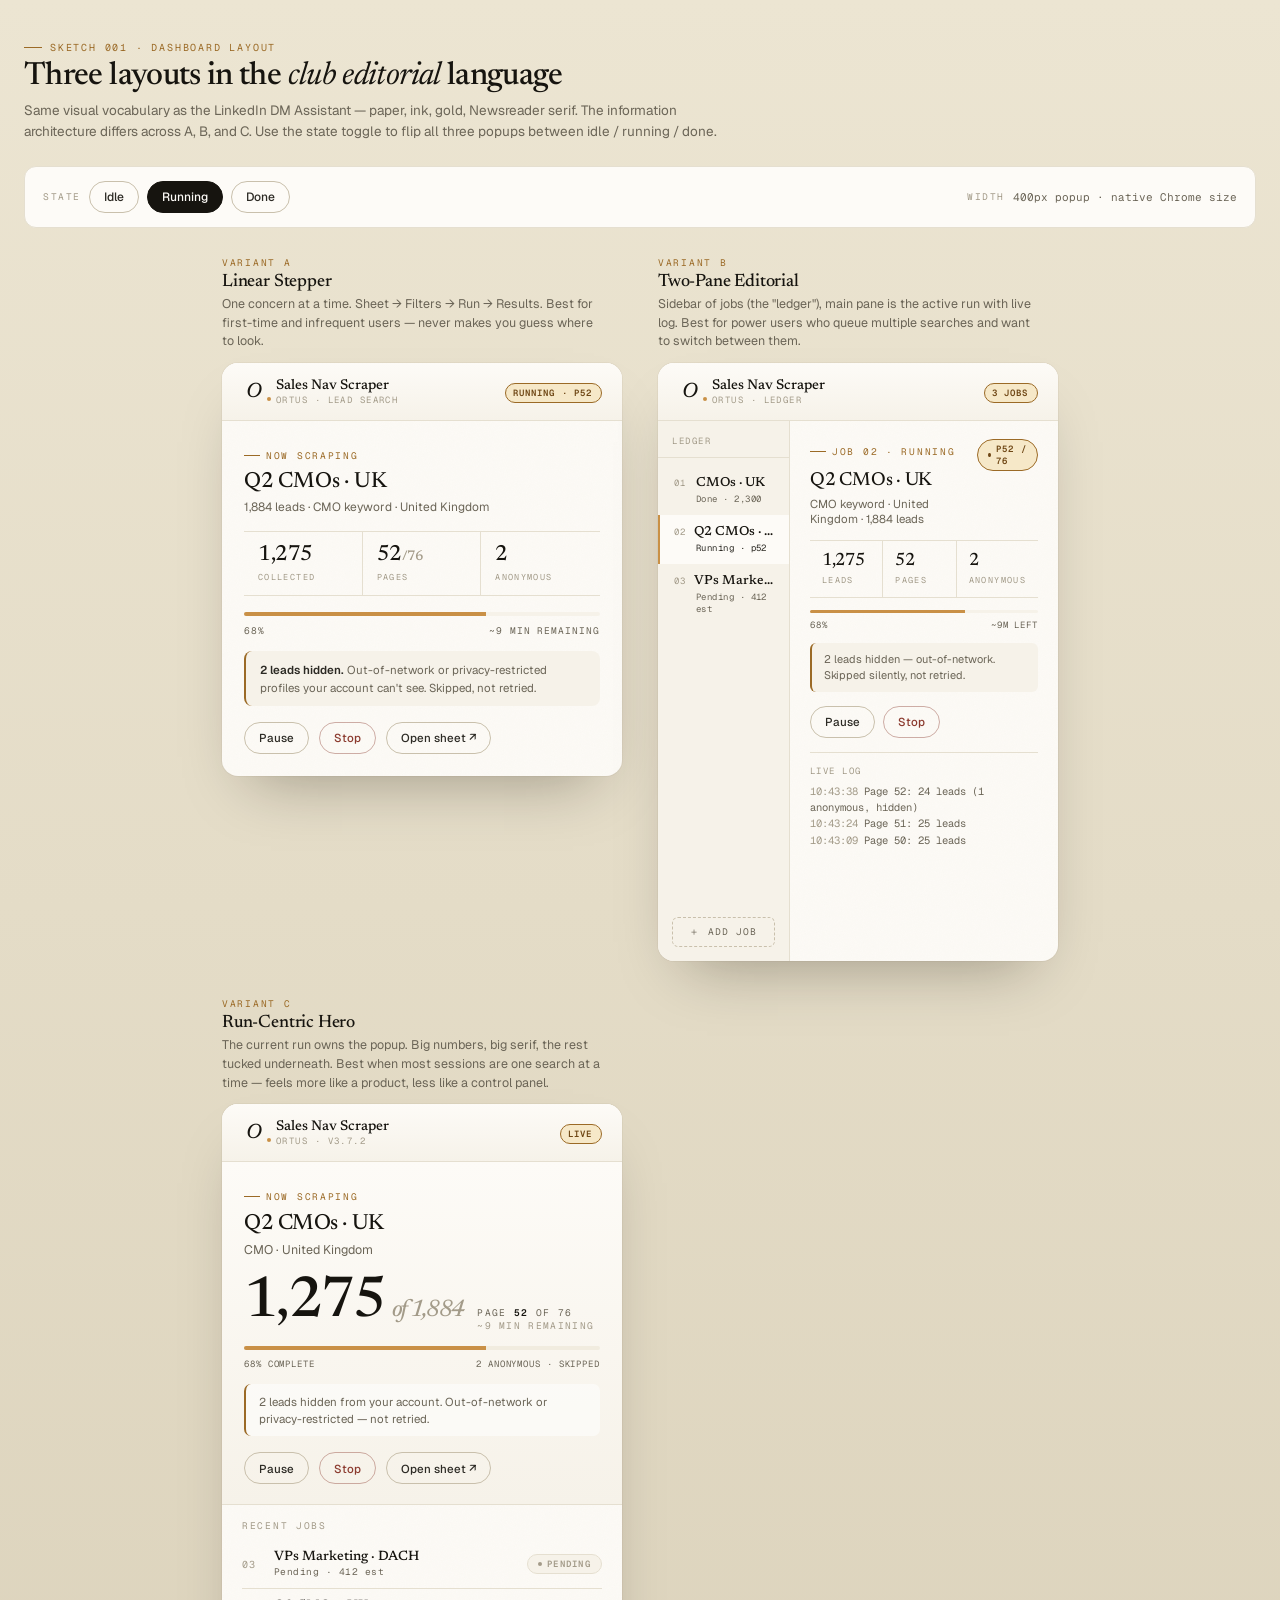
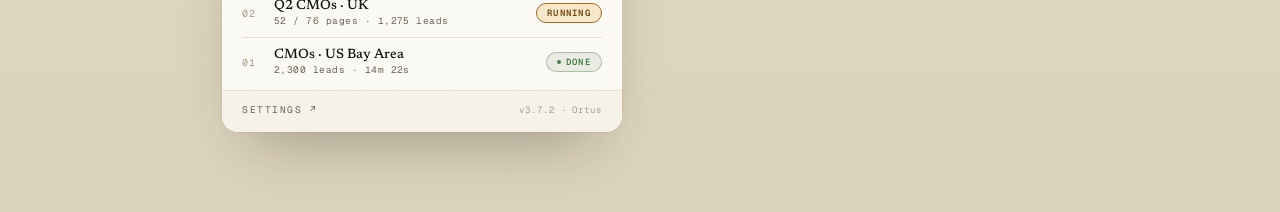
<file: .planning/sketches/001-dashboard-layout/index.html>
<!doctype html>
<html lang="en">
<head>
<meta charset="utf-8">
<title>Sketch 001 — Dashboard Layout · Sales Nav Scraper</title>
<link rel="stylesheet" href="../themes/default.css">
<style>
/* === Page chrome (sketch viewer, not popup) === */
body {
  font-family: var(--sans);
  background: linear-gradient(180deg, #ECE5D2 0%, #DCD3BC 100%);
  color: var(--ink-2);
  min-height: 100vh;
  padding: 32px 24px 80px;
  -webkit-font-smoothing: antialiased;
}

.page-head {
  max-width: 1380px; margin: 0 auto 24px;
}
.page-head .eyebrow {
  font-family: var(--mono); font-size: 10px;
  letter-spacing: 0.18em; text-transform: uppercase;
  color: var(--gold-deep); display: inline-flex; gap: 8px; align-items: center;
}
.page-head .eyebrow::before { content: ""; width: 18px; height: 1px; background: var(--gold-deep); }
.page-head h1 {
  font-family: var(--serif); font-weight: 500; font-size: 32px; letter-spacing: -0.02em;
  color: var(--ink); margin-top: 6px;
}
.page-head h1 em { font-style: italic; font-weight: 400; }
.page-head p {
  margin-top: 8px; font-size: 13.5px; line-height: 1.55; color: var(--ink-soft); max-width: 700px;
}

.toolbar {
  max-width: 1380px; margin: 0 auto 28px;
  display: flex; gap: 24px; flex-wrap: wrap; align-items: center;
  padding: 14px 18px;
  background: var(--paper); border: 1px solid var(--rule); border-radius: 12px;
}
.toolbar .group { display: flex; align-items: center; gap: 8px; }
.toolbar .label {
  font-family: var(--mono); font-size: 9.5px; letter-spacing: 0.16em; text-transform: uppercase;
  color: var(--ink-faint);
}
.toolbar button {
  font-family: var(--sans); font-size: 12px; font-weight: 500;
  padding: 7px 14px; border-radius: 999px;
  background: transparent; border: 1px solid var(--rule-2); color: var(--ink-2);
  transition: all 200ms var(--ease);
}
.toolbar button:hover { border-color: var(--ink); color: var(--ink); }
.toolbar button[aria-pressed="true"] {
  background: var(--ink); color: var(--paper); border-color: var(--ink);
}

/* Side-by-side variants */
.variant-row {
  max-width: 1380px; margin: 0 auto;
  display: grid; grid-template-columns: repeat(3, 400px); gap: 36px;
  justify-content: center;
}
@media (max-width: 1340px) { .variant-row { grid-template-columns: repeat(2, 400px); } }
@media (max-width: 880px) { .variant-row { grid-template-columns: 400px; } }

.variant-card { display: flex; flex-direction: column; gap: 12px; }
.variant-card .caption {
  display: flex; flex-direction: column; gap: 4px;
}
.variant-card .caption .tag {
  font-family: var(--mono); font-size: 9.5px; letter-spacing: 0.18em; text-transform: uppercase;
  color: var(--gold-deep);
}
.variant-card .caption .name {
  font-family: var(--serif); font-weight: 500; font-size: 18px; color: var(--ink); letter-spacing: -0.01em;
}
.variant-card .caption .desc {
  font-size: 12.5px; color: var(--ink-soft); line-height: 1.5; max-width: 380px;
}

/* === The popup (shared) === */
.popup {
  width: 400px;
  background: var(--paper);
  border-radius: 16px;
  overflow: hidden;
  position: relative;
  box-shadow:
    0 1px 0 rgba(255,255,255,0.9) inset,
    0 0 0 1px rgba(60,40,10,0.04),
    0 30px 60px -28px rgba(20,15,5,0.35);
  font-family: var(--sans); font-size: 13px; color: var(--ink-2);
}
.popup::before {
  content: "";
  position: absolute; inset: 0;
  pointer-events: none;
  opacity: 0.45;
  mix-blend-mode: multiply;
  background-image: url("data:image/svg+xml;utf8,<svg xmlns='http://www.w3.org/2000/svg' width='200' height='200'><filter id='n'><feTurbulence type='fractalNoise' baseFrequency='0.92' numOctaves='2' stitchTiles='stitch'/><feColorMatrix values='0 0 0 0 0.32  0 0 0 0 0.27  0 0 0 0 0.18  0 0 0 0.07 0'/></filter><rect width='200' height='200' filter='url(%23n)'/></svg>");
}
.popup > * { position: relative; z-index: 1; }

/* Masthead — shared across variants */
.mast {
  padding: 16px 20px 14px;
  display: grid; grid-template-columns: 1fr auto;
  align-items: center; gap: 12px;
  border-bottom: 1px solid var(--rule);
  background: linear-gradient(180deg, var(--paper) 0%, var(--paper-2) 100%);
}
.brand { display: flex; align-items: center; gap: 10px; }
.mark {
  position: relative; width: 24px; height: 24px;
  display: inline-flex; align-items: center; justify-content: center; color: var(--ink);
  font-family: var(--serif); font-style: italic; font-weight: 500;
  font-size: 21px; line-height: 1; letter-spacing: -0.02em;
}
.mark::after {
  content: ""; position: absolute; right: -5px; bottom: 4px;
  width: 4px; height: 4px; border-radius: 50%; background: var(--gold);
}
.brand-text .name {
  font-family: var(--serif); font-weight: 500; font-size: 14px; color: var(--ink);
}
.brand-text .sub {
  font-family: var(--mono); font-size: 9px; letter-spacing: 0.16em; text-transform: uppercase;
  color: var(--ink-faint); margin-top: 1px;
}

.live {
  display: inline-flex; align-items: center; gap: 5px;
  padding: 3px 9px 3px 7px;
  border-radius: 999px;
  background: var(--gold-tint); border: 1px solid var(--gold-deep); color: #6F4715;
  font-family: var(--mono); font-size: 9px; letter-spacing: 0.12em; text-transform: uppercase; font-weight: 600;
}
.live[data-state="standby"] { background: transparent; border-color: var(--rule-2); color: var(--ink-soft); }
.live[data-state="done"] { background: rgba(79,122,77,0.12); border-color: var(--ok); color: var(--ok); }
.live .dot { width: 5px; height: 5px; border-radius: 50%; background: var(--gold-deep); }
.live[data-state="standby"] .dot { background: var(--ink-faint); }
.live[data-state="done"] .dot { background: var(--ok); }
.live[data-state="running"] .dot { animation: pulse 1.4s ease-in-out infinite; }
@keyframes pulse { 0%,100% { opacity: 1 } 50% { opacity: 0.35 } }

/* Eyebrow rule-prefix */
.eyebrow {
  display: inline-flex; align-items: center; gap: 6px;
  font-family: var(--mono); font-size: 9.5px; letter-spacing: 0.18em; text-transform: uppercase;
  color: var(--gold-deep);
}
.eyebrow::before { content: ""; width: 16px; height: 1px; background: var(--gold-deep); }

/* Inputs */
input[type="url"], input[type="text"] {
  width: 100%; height: 38px; padding: 0 12px;
  border-radius: 6px; border: 1px solid var(--rule);
  background: var(--paper);
  font-family: var(--mono); font-size: 11px; color: var(--ink-2);
  transition: all 200ms var(--ease);
}
input[type="url"]:focus, input[type="text"]:focus {
  outline: none; border-color: var(--ink); box-shadow: 0 0 0 3px rgba(201,144,70,0.18);
}
label.field-label {
  display: block;
  font-family: var(--mono); font-size: 9px; letter-spacing: 0.16em; text-transform: uppercase;
  color: var(--ink-faint); margin: 0 0 6px;
}

/* Buttons */
.cta {
  display: inline-flex; align-items: center; gap: 8px;
  height: 38px; padding: 4px 4px 4px 16px;
  border-radius: 999px;
  background: var(--ink); color: var(--paper); border: 0;
  font: 500 12.5px/1 var(--sans);
  transition: transform 280ms var(--ease), background 280ms var(--ease);
  box-shadow: 0 1px 0 rgba(255,255,255,0.07) inset, 0 10px 22px -10px rgba(20,15,5,0.5);
}
.cta:hover { transform: translateY(-1px); background: #000; }
.cta .pod {
  width: 30px; height: 30px; border-radius: 50%;
  background: var(--gold); color: var(--ink);
  display: inline-flex; align-items: center; justify-content: center;
  font-size: 13px;
}
.ghost {
  height: 32px; padding: 0 14px;
  border-radius: 999px;
  background: transparent; color: var(--ink-2);
  border: 1px solid var(--rule-2);
  font: 500 11.5px/1 var(--sans);
  transition: all 240ms var(--ease);
}
.ghost:hover { border-color: var(--ink); color: var(--ink); }

/* Status chip — replaces the existing dashboard's color-coded chips */
.chip {
  display: inline-flex; align-items: center; gap: 5px;
  padding: 3px 10px;
  border-radius: 999px;
  font-family: var(--mono); font-size: 9px; letter-spacing: 0.14em; text-transform: uppercase;
  font-weight: 600;
}
.chip.pending { background: var(--paper-2); color: var(--ink-faint); border: 1px solid var(--rule); }
.chip.running { background: var(--gold-tint); color: #6F4715; border: 1px solid var(--gold-deep); }
.chip.done { background: rgba(79,122,77,0.10); color: var(--ok); border: 1px solid rgba(79,122,77,0.4); }
.chip.partial { background: rgba(139,58,46,0.08); color: var(--err); border: 1px solid rgba(139,58,46,0.35); }
.chip .dot { width: 4px; height: 4px; border-radius: 50%; background: currentColor; }
.chip.running .dot { animation: pulse 1.4s ease-in-out infinite; }

/* ─────────────────────────────────────────────────────────────────────
   VARIANT A — Linear Stepper
   Single-flow popup, one step at a time. Best for first-time users.
   ───────────────────────────────────────────────────────────────────── */
.va .step-rail {
  padding: 14px 20px; border-bottom: 1px solid var(--rule);
  display: flex; align-items: center; gap: 8px; background: var(--paper);
}
.va .step {
  display: inline-flex; align-items: center; gap: 6px;
  font-family: var(--mono); font-size: 9px; letter-spacing: 0.14em; text-transform: uppercase;
  color: var(--ink-faint);
}
.va .step .num {
  width: 18px; height: 18px; border-radius: 50%;
  border: 1.5px solid var(--rule-2); display: inline-flex; align-items: center; justify-content: center;
  font-size: 9.5px; font-weight: 600;
}
.va .step.active { color: var(--ink); }
.va .step.active .num { background: var(--ink); color: var(--paper); border-color: var(--ink); }
.va .step.done .num { background: var(--gold); color: var(--ink); border-color: var(--gold); }
.va .step + .step::before { content: ""; width: 14px; height: 1px; background: var(--rule-2); }

.va .stage { padding: 22px 22px 22px; }
.va .stage .eyebrow { margin-bottom: 12px; }
.va .stage h2 {
  font-family: var(--serif); font-weight: 500; font-size: 22px; color: var(--ink); letter-spacing: -0.012em;
  margin-bottom: 4px;
}
.va .stage .lede { color: var(--ink-soft); font-size: 12.5px; line-height: 1.55; margin-bottom: 16px; }
.va .stage .field + .field { margin-top: 14px; }
.va .stage .actions { display: flex; gap: 10px; align-items: center; margin-top: 18px; }
.va .stage .helper { font-size: 11px; color: var(--ink-faint); margin-top: 6px; }

/* Running view (same shell, just different content) */
.va .run-summary { padding: 22px 22px 22px; }
.va .run-summary .name {
  font-family: var(--serif); font-weight: 500; font-size: 22px; color: var(--ink);
  letter-spacing: -0.01em; line-height: 1.15;
}
.va .run-summary .sub { color: var(--ink-soft); font-size: 12px; margin-top: 4px; }
.va .stat-strip {
  display: grid; grid-template-columns: repeat(3, 1fr);
  margin-top: 16px;
  border-top: 1px solid var(--rule); border-bottom: 1px solid var(--rule);
}
.va .stat-strip .stat { padding: 12px 14px; border-right: 1px solid var(--rule); }
.va .stat-strip .stat:last-child { border-right: 0; }
.va .stat-strip .stat .v {
  font-family: var(--serif); font-weight: 500; font-size: 22px; letter-spacing: -0.02em;
  color: var(--ink); line-height: 1;
}
.va .stat-strip .stat .l {
  font-family: var(--mono); font-size: 8.5px; letter-spacing: 0.16em; text-transform: uppercase;
  color: var(--ink-faint); margin-top: 5px;
}
.va .progress {
  margin-top: 16px;
  height: 4px; background: var(--paper-2); border-radius: 2px; overflow: hidden;
}
.va .progress > span { display: block; height: 100%; background: var(--gold); transition: width 0.6s var(--ease); }
.va .progress-meta {
  display: flex; justify-content: space-between; margin-top: 8px;
  font-family: var(--mono); font-size: 9.5px; letter-spacing: 0.1em;
  color: var(--ink-soft); text-transform: uppercase;
}
.va .anon-note {
  margin-top: 14px; padding: 10px 14px;
  border-radius: 8px; background: var(--paper-2); border-left: 2px solid var(--gold-deep);
  font-size: 11.5px; color: var(--ink-soft); line-height: 1.5;
}
.va .anon-note strong { color: var(--ink-2); font-weight: 600; }
.va .running-actions { display: flex; gap: 10px; margin-top: 16px; }

/* Done view */
.va .done-card { padding: 22px 22px 22px; }
.va .done-card .badge {
  display: inline-flex; align-items: center; gap: 6px;
  padding: 4px 10px; border-radius: 999px;
  background: rgba(79,122,77,0.10); color: var(--ok);
  font-family: var(--mono); font-size: 9.5px; letter-spacing: 0.16em; text-transform: uppercase;
  font-weight: 600;
}
.va .done-card h2 {
  margin-top: 12px;
  font-family: var(--serif); font-weight: 500; font-size: 24px; color: var(--ink); letter-spacing: -0.015em;
}
.va .done-card .figure {
  margin-top: 4px;
  font-family: var(--serif); font-weight: 500; font-size: 44px; line-height: 1;
  letter-spacing: -0.025em; color: var(--ink);
}
.va .done-card .figure .of { color: var(--ink-faint); font-style: italic; font-size: 22px; margin-left: 8px; }
.va .done-card .meta-row { margin-top: 12px; display: flex; gap: 16px; flex-wrap: wrap; }
.va .done-card .meta-row .meta {
  font-family: var(--mono); font-size: 10px; letter-spacing: 0.12em; text-transform: uppercase;
  color: var(--ink-soft);
}
.va .done-card .meta-row .meta strong { color: var(--ink); font-weight: 600; }
.va .done-card .actions { margin-top: 18px; display: flex; gap: 10px; flex-wrap: wrap; }
.va .done-card .sheet-link {
  margin-top: 12px;
  font-family: var(--mono); font-size: 10.5px; color: var(--gold-deep);
  text-decoration: underline; text-underline-offset: 3px; text-decoration-color: var(--rule-2);
  word-break: break-all;
}

/* ─────────────────────────────────────────────────────────────────────
   VARIANT B — Two-Pane Editorial
   Sidebar with jobs list, main area with active run.
   ───────────────────────────────────────────────────────────────────── */
.vb .layout {
  display: grid; grid-template-columns: 132px 1fr; min-height: 540px;
}
.vb .sidebar {
  border-right: 1px solid var(--rule);
  background: var(--paper-2);
  padding: 14px 0 14px;
  display: flex; flex-direction: column;
}
.vb .sidebar .ledger-label {
  padding: 0 14px 10px;
  font-family: var(--mono); font-size: 9px; letter-spacing: 0.18em; text-transform: uppercase;
  color: var(--ink-faint);
  border-bottom: 1px solid var(--rule);
}
.vb .sidebar ul { list-style: none; padding: 8px 0; margin: 0; flex: 1; }
.vb .sidebar li {
  padding: 10px 14px;
  display: flex; flex-direction: column; gap: 4px;
  border-left: 2px solid transparent;
  cursor: pointer;
  transition: background 200ms var(--ease);
}
.vb .sidebar li:hover { background: var(--paper); }
.vb .sidebar li.active {
  background: var(--paper); border-left-color: var(--gold);
}
.vb .sidebar li .row { display: flex; align-items: center; gap: 6px; }
.vb .sidebar li .num {
  font-family: var(--mono); font-size: 9px; letter-spacing: 0.1em; color: var(--ink-faint);
  width: 16px;
}
.vb .sidebar li .nm {
  font-family: var(--serif); font-weight: 500; font-size: 13px; color: var(--ink);
  white-space: nowrap; overflow: hidden; text-overflow: ellipsis; max-width: 90px;
}
.vb .sidebar li .sub {
  font-family: var(--mono); font-size: 9px; letter-spacing: 0.05em;
  color: var(--ink-soft); padding-left: 22px;
}
.vb .sidebar li.active .sub { color: var(--ink-2); }
.vb .sidebar .add {
  margin: 8px 14px 0;
  height: 30px; padding: 0 10px;
  border: 1px dashed var(--rule-2); border-radius: 6px;
  background: transparent; color: var(--ink-soft);
  font-family: var(--mono); font-size: 9.5px; letter-spacing: 0.12em; text-transform: uppercase;
  display: flex; align-items: center; justify-content: center; gap: 6px;
}
.vb .sidebar .add:hover { border-color: var(--ink); color: var(--ink); }

.vb .main { padding: 18px 20px 20px; }
.vb .main .lede-row {
  display: flex; align-items: flex-start; justify-content: space-between; gap: 12px;
  margin-bottom: 12px;
}
.vb .main .eyebrow { margin-bottom: 6px; }
.vb .main .job-name {
  font-family: var(--serif); font-weight: 500; font-size: 19px; color: var(--ink);
  letter-spacing: -0.012em; line-height: 1.15;
}
.vb .main .job-sub { color: var(--ink-soft); font-size: 11.5px; margin-top: 4px; }
.vb .stat-strip {
  display: grid; grid-template-columns: repeat(3, 1fr); margin-top: 14px;
  border-top: 1px solid var(--rule); border-bottom: 1px solid var(--rule);
}
.vb .stat-strip .stat { padding: 11px 12px; border-right: 1px solid var(--rule); }
.vb .stat-strip .stat:last-child { border-right: 0; }
.vb .stat-strip .stat .v { font-family: var(--serif); font-weight: 500; font-size: 18px; color: var(--ink); line-height: 1; letter-spacing: -0.015em; }
.vb .stat-strip .stat .l { font-family: var(--mono); font-size: 8.5px; letter-spacing: 0.16em; text-transform: uppercase; color: var(--ink-faint); margin-top: 4px; }
.vb .progress { margin-top: 12px; height: 3px; background: var(--paper-2); border-radius: 2px; overflow: hidden; }
.vb .progress > span { display: block; height: 100%; background: var(--gold); }
.vb .progress-meta { display: flex; justify-content: space-between; margin-top: 6px; font-family: var(--mono); font-size: 9px; letter-spacing: 0.1em; color: var(--ink-soft); text-transform: uppercase; }
.vb .anon-note {
  margin-top: 12px; padding: 8px 12px; border-radius: 6px;
  background: var(--paper-2); border-left: 2px solid var(--gold-deep);
  font-size: 11px; color: var(--ink-soft); line-height: 1.5;
}
.vb .actions { display: flex; gap: 8px; margin-top: 14px; flex-wrap: wrap; }
.vb .log-strip { margin-top: 14px; border-top: 1px solid var(--rule); padding-top: 12px; }
.vb .log-strip .label { font-family: var(--mono); font-size: 9px; letter-spacing: 0.16em; text-transform: uppercase; color: var(--ink-faint); margin-bottom: 6px; }
.vb .log-strip .line {
  font-family: var(--mono); font-size: 10.5px; line-height: 1.55; color: var(--ink-soft);
}
.vb .log-strip .line .t { color: var(--ink-faint); }

.vb .setup-empty {
  padding: 18px 20px;
  display: flex; flex-direction: column; gap: 14px;
}
.vb .setup-empty .field + .field { margin-top: 0; }
.vb .setup-empty h3 {
  font-family: var(--serif); font-weight: 500; font-size: 17px; color: var(--ink);
}
.vb .setup-empty p { color: var(--ink-soft); font-size: 12px; line-height: 1.5; }

/* ─────────────────────────────────────────────────────────────────────
   VARIANT C — Run-Centric Hero
   Big "current run" hero, jobs list below, settings tucked.
   ───────────────────────────────────────────────────────────────────── */
.vc .hero {
  padding: 22px 22px 20px;
  border-bottom: 1px solid var(--rule);
  background: linear-gradient(180deg, var(--paper) 0%, var(--paper-2) 100%);
}
.vc .hero .eyebrow { margin-bottom: 10px; }
.vc .hero .title {
  font-family: var(--serif); font-weight: 500; font-size: 28px; line-height: 1.05;
  letter-spacing: -0.02em; color: var(--ink);
}
.vc .hero .title em { font-style: italic; font-weight: 400; }
.vc .hero .sub { margin-top: 6px; color: var(--ink-soft); font-size: 12.5px; line-height: 1.55; }
.vc .hero .figure-row {
  margin-top: 18px;
  display: flex; align-items: baseline; gap: 14px; flex-wrap: wrap;
}
.vc .hero .figure {
  font-family: var(--serif); font-weight: 500; font-size: 56px; line-height: 0.9;
  letter-spacing: -0.03em; color: var(--ink);
}
.vc .hero .figure .of {
  color: var(--ink-faint); font-style: italic; font-size: 24px; margin-left: 6px;
}
.vc .hero .figure-meta {
  font-family: var(--mono); font-size: 9.5px; letter-spacing: 0.14em; text-transform: uppercase;
  color: var(--ink-soft);
}
.vc .hero .figure-meta strong { color: var(--ink); font-weight: 600; }
.vc .hero .progress { margin-top: 14px; height: 4px; background: var(--paper-warm); border-radius: 2px; overflow: hidden; }
.vc .hero .progress > span { display: block; height: 100%; background: var(--gold); }
.vc .hero .progress-meta { display: flex; justify-content: space-between; margin-top: 8px; font-family: var(--mono); font-size: 9px; letter-spacing: 0.1em; text-transform: uppercase; color: var(--ink-soft); }
.vc .hero .anon-note {
  margin-top: 14px; padding: 9px 13px; border-radius: 7px;
  background: rgba(255,255,255,0.55); border-left: 2px solid var(--gold-deep);
  font-size: 11.5px; color: var(--ink-soft); line-height: 1.5;
}
.vc .hero .actions { margin-top: 16px; display: flex; gap: 10px; }

.vc .queue { padding: 14px 20px 4px; }
.vc .queue .label {
  font-family: var(--mono); font-size: 9.5px; letter-spacing: 0.18em; text-transform: uppercase;
  color: var(--ink-faint); margin-bottom: 8px;
}
.vc .queue ul { list-style: none; margin: 0; padding: 0; }
.vc .queue li {
  display: grid; grid-template-columns: 22px 1fr auto;
  align-items: center; gap: 10px;
  padding: 10px 0; border-bottom: 1px solid var(--rule);
}
.vc .queue li:last-child { border-bottom: 0; }
.vc .queue li .num {
  font-family: var(--mono); font-size: 10px; letter-spacing: 0.05em; color: var(--ink-faint);
}
.vc .queue li .info .nm { font-family: var(--serif); font-weight: 500; font-size: 13.5px; color: var(--ink); }
.vc .queue li .info .meta { font-family: var(--mono); font-size: 9.5px; color: var(--ink-soft); letter-spacing: 0.05em; margin-top: 1px; }
.vc .footer-row {
  padding: 12px 20px 16px;
  border-top: 1px solid var(--rule);
  display: flex; align-items: center; justify-content: space-between;
  background: var(--paper-2);
}
.vc .footer-row .settings-link {
  font-family: var(--mono); font-size: 9.5px; letter-spacing: 0.16em; text-transform: uppercase;
  color: var(--ink-soft);
  background: transparent; border: 0; padding: 0;
}
.vc .footer-row .settings-link:hover { color: var(--ink); }
.vc .footer-row .version {
  font-family: var(--mono); font-size: 9px; letter-spacing: 0.1em; color: var(--ink-faint);
}

.vc .setup-empty {
  padding: 22px;
  display: flex; flex-direction: column; gap: 12px;
}
.vc .setup-empty h2 { font-family: var(--serif); font-weight: 500; font-size: 22px; color: var(--ink); letter-spacing: -0.012em; }
.vc .setup-empty p { color: var(--ink-soft); font-size: 12.5px; line-height: 1.55; }

/* Show/hide states */
.popup [data-state-show] { display: none; }
.popup[data-state="idle"] [data-state-show~="idle"],
.popup[data-state="running"] [data-state-show~="running"],
.popup[data-state="done"] [data-state-show~="done"] { display: block; }
.popup[data-state="idle"] [data-state-show~="idle"][data-flex],
.popup[data-state="running"] [data-state-show~="running"][data-flex],
.popup[data-state="done"] [data-state-show~="done"][data-flex] { display: flex; }
.popup[data-state="idle"] [data-state-show~="idle"][data-grid],
.popup[data-state="running"] [data-state-show~="running"][data-grid],
.popup[data-state="done"] [data-state-show~="done"][data-grid] { display: grid; }
</style>
</head>
<body>

<div class="page-head">
  <div class="eyebrow">Sketch 001 · Dashboard Layout</div>
  <h1>Three layouts in the <em>club editorial</em> language</h1>
  <p>Same visual vocabulary as the LinkedIn DM Assistant — paper, ink, gold, Newsreader serif.
     The information architecture differs across A, B, and C. Use the state toggle to flip all three popups
     between idle / running / done.</p>
</div>

<div class="toolbar">
  <div class="group">
    <span class="label">State</span>
    <button data-state="idle" aria-pressed="false">Idle</button>
    <button data-state="running" aria-pressed="true">Running</button>
    <button data-state="done" aria-pressed="false">Done</button>
  </div>
  <div class="group" style="margin-left:auto">
    <span class="label">Width</span>
    <span style="font-family:var(--mono); font-size:11px; color:var(--ink-soft)">400px popup · native Chrome size</span>
  </div>
</div>

<div class="variant-row">

  <!-- ═════════════════════════════════════════════════════════════════
       VARIANT A — Linear Stepper
       ═════════════════════════════════════════════════════════════════ -->
  <div class="variant-card">
    <div class="caption">
      <span class="tag">Variant A</span>
      <span class="name">Linear Stepper</span>
      <span class="desc">One concern at a time. Sheet → Filters → Run → Results.
        Best for first-time and infrequent users — never makes you guess where to look.</span>
    </div>

    <div class="popup va" data-state="running">
      <header class="mast">
        <div class="brand">
          <span class="mark">O</span>
          <div class="brand-text">
            <div class="name">Sales Nav Scraper</div>
            <div class="sub">Ortus · Lead Search</div>
          </div>
        </div>
        <span class="live" data-state="standby" data-state-show="idle">
          <span class="dot"></span>Standby
        </span>
        <span class="live" data-state="running" data-state-show="running">
          <span class="dot"></span>Running · p52
        </span>
        <span class="live" data-state="done" data-state-show="done">
          <span class="dot"></span>Done
        </span>
      </header>

      <!-- Step rail (idle only) -->
      <div class="step-rail" data-state-show="idle" data-flex>
        <span class="step done"><span class="num">1</span>Sheet</span>
        <span class="step active"><span class="num">2</span>Filters</span>
        <span class="step"><span class="num">3</span>Run</span>
        <span class="step"><span class="num">4</span>Results</span>
      </div>

      <!-- Idle: setup stage (filters step) -->
      <section class="stage" data-state-show="idle">
        <span class="eyebrow">Step 2 of 4</span>
        <h2>Set the search</h2>
        <p class="lede">Paste a Sales Navigator search URL. We'll batch through every page and write to your sheet.</p>
        <div class="field">
          <label class="field-label">Sales Nav URL</label>
          <input type="url" placeholder="https://www.linkedin.com/sales/search/people?…" value="https://www.linkedin.com/sales/search/people?keywords=cmo&geoIncluded=…">
          <div class="helper">1,884 leads · 76 pages</div>
        </div>
        <div class="field">
          <label class="field-label">Tab name</label>
          <input type="text" value="Q2 CMOs · UK">
        </div>
        <div class="actions">
          <button class="cta">Continue<span class="pod">→</span></button>
          <button class="ghost">Back</button>
        </div>
      </section>

      <!-- Running: live progress -->
      <section class="run-summary" data-state-show="running">
        <span class="eyebrow">Now scraping</span>
        <div style="margin-top:8px">
          <div class="name">Q2 CMOs · UK</div>
          <div class="sub">1,884 leads · CMO keyword · United Kingdom</div>
        </div>
        <div class="stat-strip">
          <div class="stat"><div class="v">1,275</div><div class="l">collected</div></div>
          <div class="stat"><div class="v">52<span style="color:var(--ink-faint);font-size:14px">/76</span></div><div class="l">pages</div></div>
          <div class="stat"><div class="v">2</div><div class="l">anonymous</div></div>
        </div>
        <div class="progress"><span style="width:68%"></span></div>
        <div class="progress-meta">
          <span>68%</span><span>~9 min remaining</span>
        </div>
        <div class="anon-note">
          <strong>2 leads hidden.</strong> Out-of-network or privacy-restricted profiles your account can't see. Skipped, not retried.
        </div>
        <div class="running-actions">
          <button class="ghost">Pause</button>
          <button class="ghost" style="border-color:rgba(139,58,46,0.4); color:var(--err)">Stop</button>
          <a class="ghost" style="text-decoration:none; display:inline-flex; align-items:center" href="#">Open sheet ↗</a>
        </div>
      </section>

      <!-- Done -->
      <section class="done-card" data-state-show="done">
        <span class="badge"><span style="width:5px;height:5px;border-radius:50%;background:var(--ok);display:inline-block"></span>Complete</span>
        <h2>Q2 CMOs · UK</h2>
        <div class="figure">1,882<span class="of">of 1,884</span></div>
        <div class="meta-row">
          <span class="meta">Pages <strong>76</strong></span>
          <span class="meta">Anonymous <strong>2</strong></span>
          <span class="meta">Duration <strong>14m 22s</strong></span>
        </div>
        <div class="actions">
          <button class="cta">Open sheet<span class="pod">↗</span></button>
          <button class="ghost">Run another</button>
        </div>
        <div class="sheet-link">docs.google.com/spreadsheets/d/1RfRDb…ksYNkho</div>
      </section>
    </div>
  </div>

  <!-- ═════════════════════════════════════════════════════════════════
       VARIANT B — Two-Pane Editorial
       ═════════════════════════════════════════════════════════════════ -->
  <div class="variant-card">
    <div class="caption">
      <span class="tag">Variant B</span>
      <span class="name">Two-Pane Editorial</span>
      <span class="desc">Sidebar of jobs (the "ledger"), main pane is the active run with live log.
        Best for power users who queue multiple searches and want to switch between them.</span>
    </div>

    <div class="popup vb" data-state="running">
      <header class="mast">
        <div class="brand">
          <span class="mark">O</span>
          <div class="brand-text">
            <div class="name">Sales Nav Scraper</div>
            <div class="sub">Ortus · Ledger</div>
          </div>
        </div>
        <span class="live" data-state="standby" data-state-show="idle">
          <span class="dot"></span>Standby
        </span>
        <span class="live" data-state="running" data-state-show="running">
          <span class="dot"></span>3 jobs
        </span>
        <span class="live" data-state="done" data-state-show="done">
          <span class="dot"></span>Done
        </span>
      </header>

      <div class="layout" data-state-show="running done idle" data-grid>
        <aside class="sidebar">
          <div class="ledger-label">Ledger</div>
          <ul>
            <li>
              <div class="row"><span class="num">01</span><span class="nm">CMOs · UK</span></div>
              <div class="sub">Done · 2,300</div>
            </li>
            <li class="active">
              <div class="row"><span class="num">02</span><span class="nm">Q2 CMOs · UK</span></div>
              <div class="sub" data-state-show="running">Running · p52</div>
              <div class="sub" data-state-show="done">Done · 1,882</div>
              <div class="sub" data-state-show="idle">Ready · 1,884 est</div>
            </li>
            <li>
              <div class="row"><span class="num">03</span><span class="nm">VPs Marketing</span></div>
              <div class="sub">Pending · 412 est</div>
            </li>
          </ul>
          <button class="add">＋ Add job</button>
        </aside>

        <main class="main">
          <!-- Idle / setup -->
          <div data-state-show="idle">
            <div class="lede-row">
              <div>
                <span class="eyebrow">Job 02</span>
                <div class="job-name" style="margin-top:6px">Q2 CMOs · UK</div>
                <div class="job-sub">1,884 leads est. · ready to start</div>
              </div>
              <span class="chip pending"><span class="dot"></span>Ready</span>
            </div>
            <label class="field-label" style="margin-top:14px">Sales Nav URL</label>
            <input type="url" value="https://linkedin.com/sales/search/people?keywords=cmo…">
            <label class="field-label" style="margin-top:12px">Sheet tab</label>
            <input type="text" value="Q2 CMOs · UK">
            <div class="actions">
              <button class="cta">Start<span class="pod">▶</span></button>
              <button class="ghost">Edit</button>
            </div>
          </div>

          <!-- Running -->
          <div data-state-show="running">
            <div class="lede-row">
              <div>
                <span class="eyebrow">Job 02 · Running</span>
                <div class="job-name" style="margin-top:6px">Q2 CMOs · UK</div>
                <div class="job-sub">CMO keyword · United Kingdom · 1,884 leads</div>
              </div>
              <span class="chip running"><span class="dot"></span>p52 / 76</span>
            </div>
            <div class="stat-strip">
              <div class="stat"><div class="v">1,275</div><div class="l">leads</div></div>
              <div class="stat"><div class="v">52</div><div class="l">pages</div></div>
              <div class="stat"><div class="v">2</div><div class="l">anonymous</div></div>
            </div>
            <div class="progress"><span style="width:68%"></span></div>
            <div class="progress-meta"><span>68%</span><span>~9m left</span></div>
            <div class="anon-note">
              2 leads hidden — out-of-network. Skipped silently, not retried.
            </div>
            <div class="actions">
              <button class="ghost">Pause</button>
              <button class="ghost" style="border-color:rgba(139,58,46,0.4); color:var(--err)">Stop</button>
            </div>
            <div class="log-strip">
              <div class="label">Live log</div>
              <div class="line"><span class="t">10:43:38</span> Page 52: 24 leads (1 anonymous, hidden)</div>
              <div class="line"><span class="t">10:43:24</span> Page 51: 25 leads</div>
              <div class="line"><span class="t">10:43:09</span> Page 50: 25 leads</div>
            </div>
          </div>

          <!-- Done -->
          <div data-state-show="done">
            <div class="lede-row">
              <div>
                <span class="eyebrow">Job 02 · Complete</span>
                <div class="job-name" style="margin-top:6px">Q2 CMOs · UK</div>
                <div class="job-sub">14m 22s · 76 pages</div>
              </div>
              <span class="chip done"><span class="dot"></span>Done</span>
            </div>
            <div class="stat-strip">
              <div class="stat"><div class="v">1,882</div><div class="l">collected</div></div>
              <div class="stat"><div class="v">76</div><div class="l">pages</div></div>
              <div class="stat"><div class="v">2</div><div class="l">anonymous</div></div>
            </div>
            <div class="actions">
              <button class="cta">Open sheet<span class="pod">↗</span></button>
              <button class="ghost">Next job</button>
            </div>
            <div class="log-strip">
              <div class="label">Last lines</div>
              <div class="line"><span class="t">10:57:50</span> Job done: 1,882 leads, 76 pages (2 anonymous)</div>
              <div class="line"><span class="t">10:57:48</span> Wrote back link to row 4</div>
            </div>
          </div>
        </main>
      </div>
    </div>
  </div>

  <!-- ═════════════════════════════════════════════════════════════════
       VARIANT C — Run-Centric Hero
       ═════════════════════════════════════════════════════════════════ -->
  <div class="variant-card">
    <div class="caption">
      <span class="tag">Variant C</span>
      <span class="name">Run-Centric Hero</span>
      <span class="desc">The current run owns the popup. Big numbers, big serif, the rest tucked underneath.
        Best when most sessions are one search at a time — feels more like a product, less like a control panel.</span>
    </div>

    <div class="popup vc" data-state="running">
      <header class="mast">
        <div class="brand">
          <span class="mark">O</span>
          <div class="brand-text">
            <div class="name">Sales Nav Scraper</div>
            <div class="sub">Ortus · v3.7.2</div>
          </div>
        </div>
        <span class="live" data-state="standby" data-state-show="idle">
          <span class="dot"></span>Standby
        </span>
        <span class="live" data-state="running" data-state-show="running">
          <span class="dot"></span>Live
        </span>
        <span class="live" data-state="done" data-state-show="done">
          <span class="dot"></span>Done
        </span>
      </header>

      <!-- Idle hero -->
      <section class="hero" data-state-show="idle">
        <span class="eyebrow">Ready</span>
        <h2 class="title">Paste a search.<br><em>Get the leads.</em></h2>
        <p class="sub">Drop a Sales Nav URL below. We'll batch every page into your sheet. Hidden profiles are skipped; the rest are yours.</p>
        <label class="field-label" style="margin-top:16px">Sales Nav URL</label>
        <input type="url" placeholder="https://www.linkedin.com/sales/search/people?…">
        <label class="field-label" style="margin-top:12px">Sheet tab</label>
        <input type="text" placeholder="e.g. Q2 CMOs · UK">
        <div class="actions">
          <button class="cta">Start scrape<span class="pod">▶</span></button>
          <button class="ghost">Last run</button>
        </div>
      </section>

      <!-- Running hero -->
      <section class="hero" data-state-show="running">
        <span class="eyebrow">Now scraping</span>
        <h2 class="title" style="font-size:22px">Q2 CMOs · UK</h2>
        <p class="sub" style="margin-top:4px">CMO · United Kingdom</p>
        <div class="figure-row">
          <div class="figure">1,275<span class="of">of 1,884</span></div>
          <div class="figure-meta">
            Page <strong>52</strong> of 76<br>
            <span style="color:var(--ink-faint)">~9 min remaining</span>
          </div>
        </div>
        <div class="progress"><span style="width:68%"></span></div>
        <div class="progress-meta"><span>68% complete</span><span>2 anonymous · skipped</span></div>
        <div class="anon-note">
          2 leads hidden from your account. Out-of-network or privacy-restricted — not retried.
        </div>
        <div class="actions">
          <button class="ghost">Pause</button>
          <button class="ghost" style="border-color:rgba(139,58,46,0.4); color:var(--err)">Stop</button>
          <a class="ghost" style="text-decoration:none; display:inline-flex; align-items:center" href="#">Open sheet ↗</a>
        </div>
      </section>

      <!-- Done hero -->
      <section class="hero" data-state-show="done">
        <span class="eyebrow">Complete</span>
        <h2 class="title" style="font-size:22px">Q2 CMOs · UK</h2>
        <p class="sub" style="margin-top:4px">Finished in 14m 22s</p>
        <div class="figure-row">
          <div class="figure">1,882<span class="of">of 1,884</span></div>
          <div class="figure-meta">
            Pages <strong>76</strong><br>
            Anonymous <strong>2</strong>
          </div>
        </div>
        <div class="actions">
          <button class="cta">Open sheet<span class="pod">↗</span></button>
          <button class="ghost">Run another</button>
        </div>
      </section>

      <!-- Job queue (always visible below hero) -->
      <div class="queue" data-state-show="idle running done">
        <div class="label">Recent jobs</div>
        <ul>
          <li>
            <span class="num">03</span>
            <div class="info"><div class="nm">VPs Marketing · DACH</div><div class="meta">Pending · 412 est</div></div>
            <span class="chip pending"><span class="dot"></span>Pending</span>
          </li>
          <li>
            <span class="num">02</span>
            <div class="info"><div class="nm">Q2 CMOs · UK</div><div class="meta" data-state-show="idle">Ready · 1,884 est</div><div class="meta" data-state-show="running">52 / 76 pages · 1,275 leads</div><div class="meta" data-state-show="done">1,882 leads · 76 pages · 2 anonymous</div></div>
            <span class="chip pending" data-state-show="idle"><span class="dot"></span>Ready</span>
            <span class="chip running" data-state-show="running"><span class="dot"></span>Running</span>
            <span class="chip done" data-state-show="done"><span class="dot"></span>Done</span>
          </li>
          <li>
            <span class="num">01</span>
            <div class="info"><div class="nm">CMOs · US Bay Area</div><div class="meta">2,300 leads · 14m 22s</div></div>
            <span class="chip done"><span class="dot"></span>Done</span>
          </li>
        </ul>
      </div>

      <div class="footer-row">
        <button class="settings-link">Settings ↗</button>
        <span class="version">v3.7.2 · Ortus</span>
      </div>
    </div>
  </div>

</div>

<script>
(function(){
  var btns = document.querySelectorAll('.toolbar button[data-state]');
  var popups = document.querySelectorAll('.popup');
  btns.forEach(function(b){
    b.addEventListener('click', function(){
      var s = b.getAttribute('data-state');
      btns.forEach(function(bb){ bb.setAttribute('aria-pressed', bb===b ? 'true' : 'false'); });
      popups.forEach(function(p){ p.setAttribute('data-state', s); });
    });
  });
})();
</script>
</body>
</html>
</file>
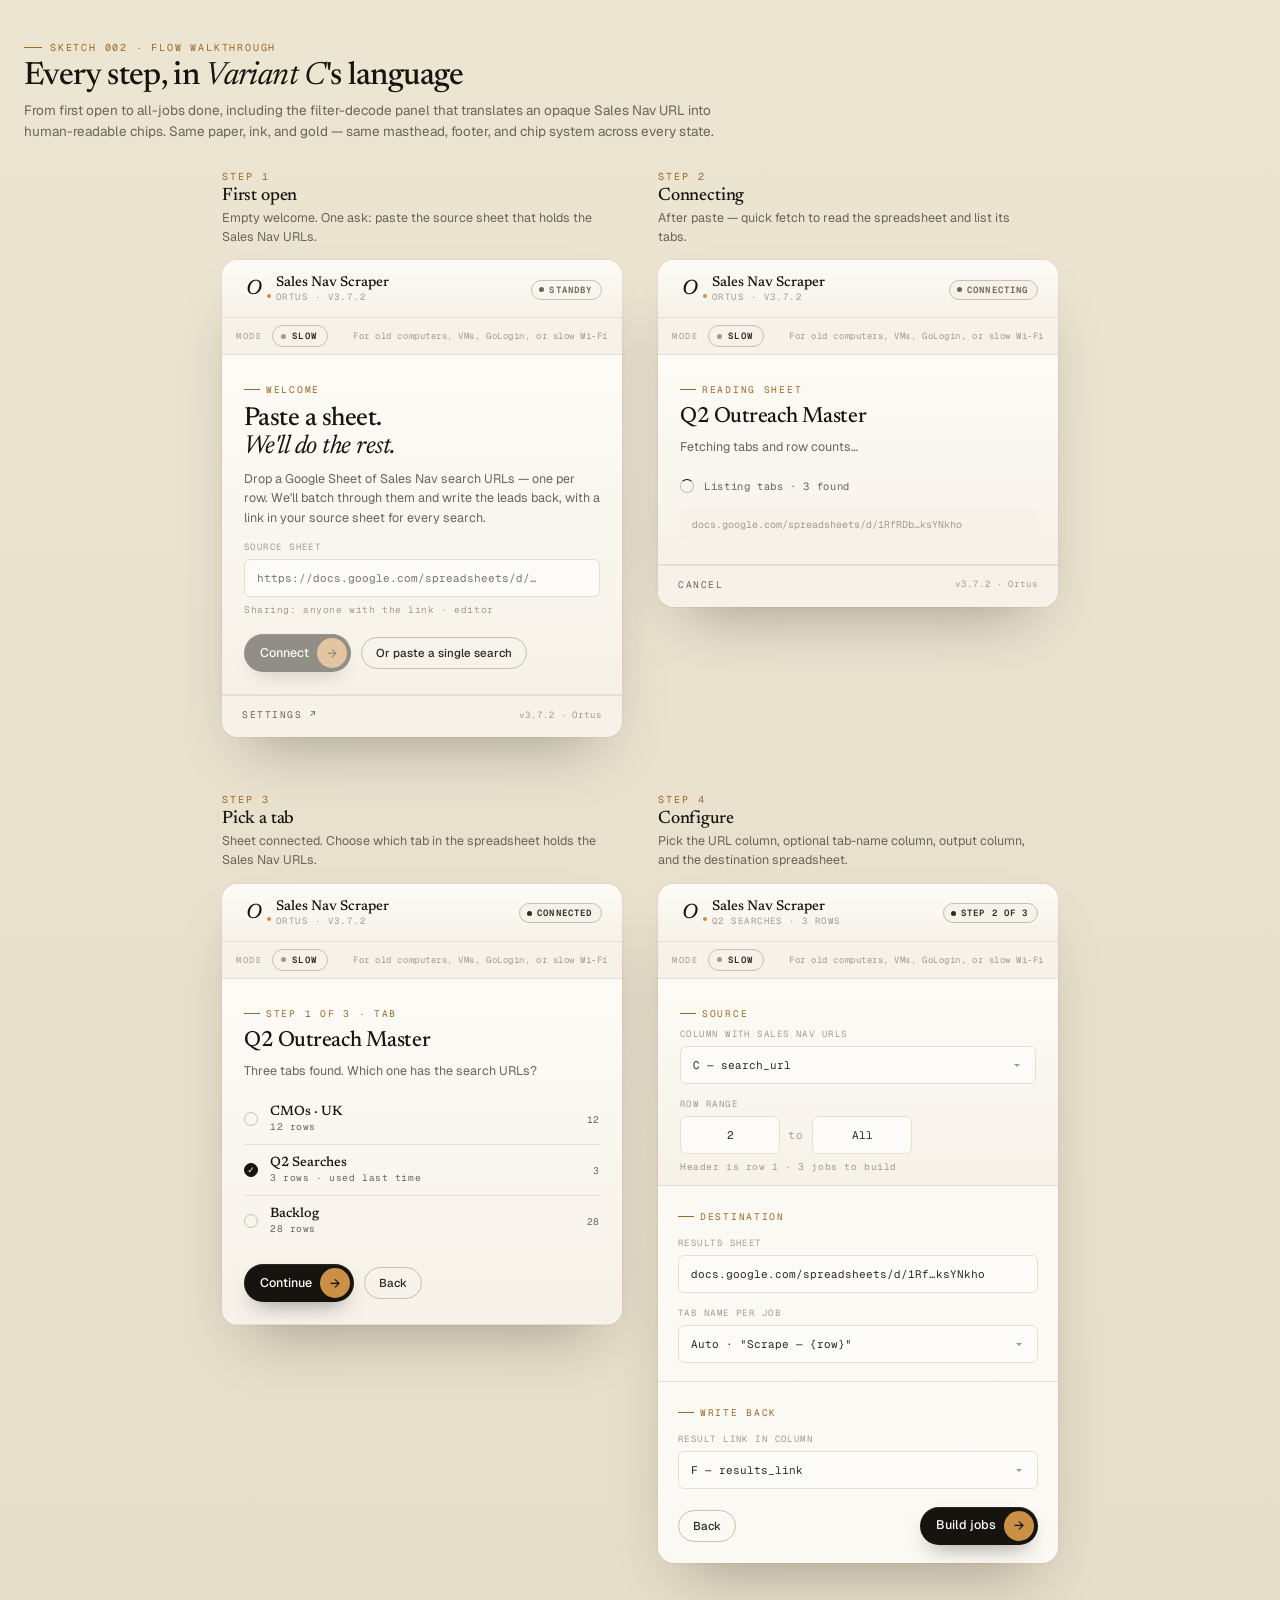
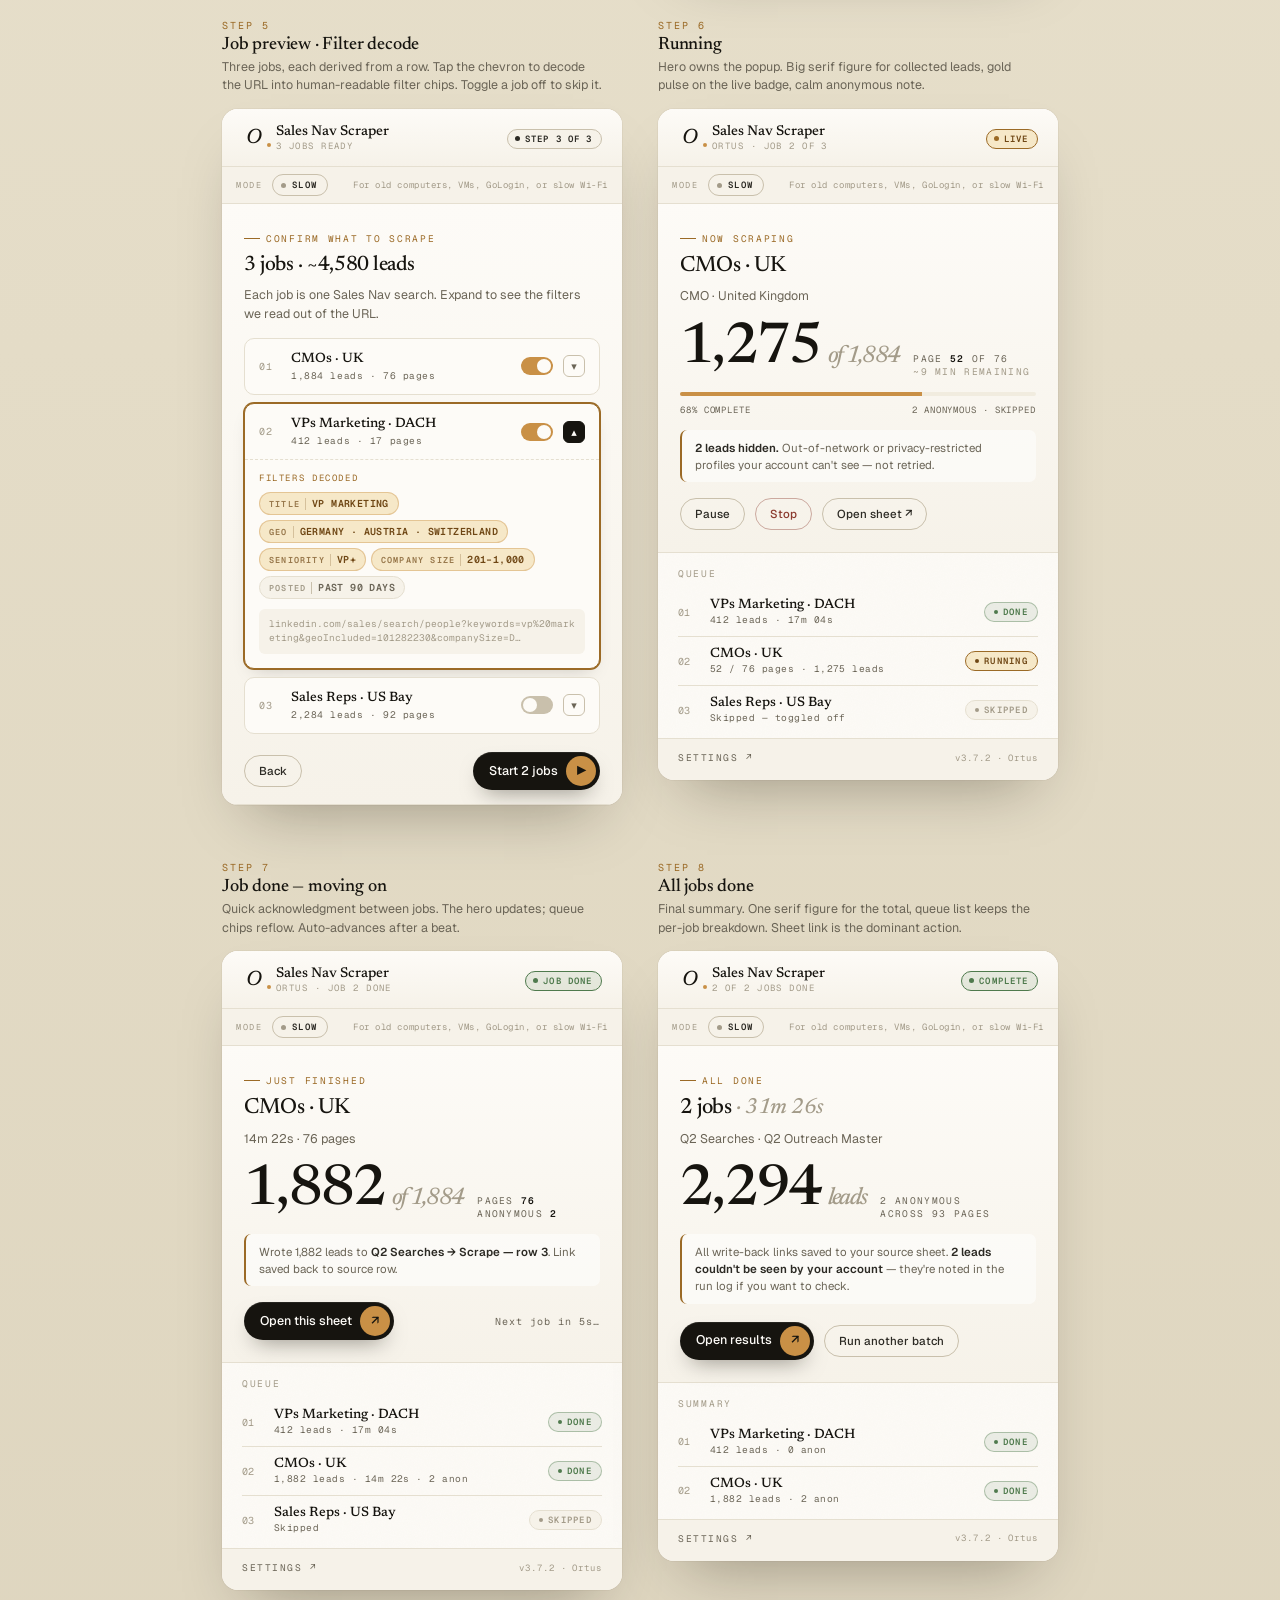
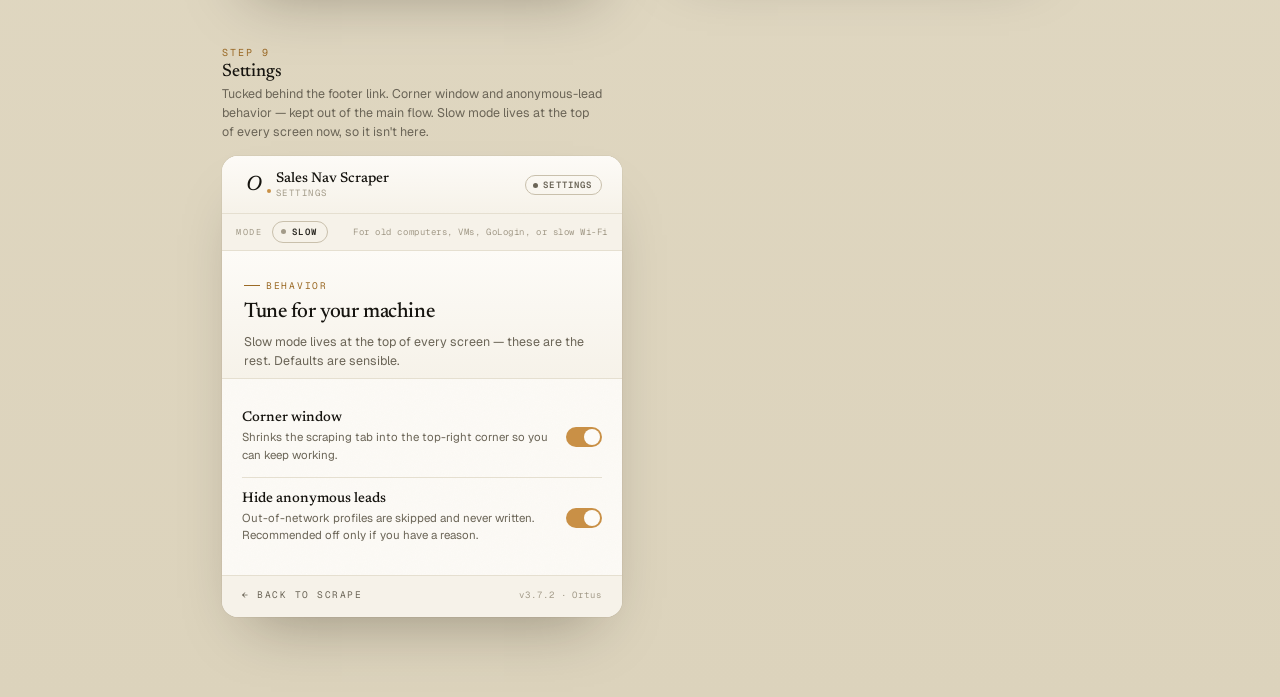
<file: .planning/sketches/002-flow-walkthrough/index.html>
<!doctype html>
<html lang="en">
<head>
<meta charset="utf-8">
<title>Sketch 002 — Flow Walkthrough · Variant C</title>
<link rel="stylesheet" href="../themes/default.css">
<style>
body {
  font-family: var(--sans);
  background: linear-gradient(180deg, #ECE5D2 0%, #DCD3BC 100%);
  color: var(--ink-2);
  min-height: 100vh;
  padding: 32px 24px 80px;
  -webkit-font-smoothing: antialiased;
}

.page-head { max-width: 1380px; margin: 0 auto 28px; }
.page-head .eyebrow {
  font-family: var(--mono); font-size: 10px; letter-spacing: 0.18em; text-transform: uppercase;
  color: var(--gold-deep); display: inline-flex; gap: 8px; align-items: center;
}
.page-head .eyebrow::before { content: ""; width: 18px; height: 1px; background: var(--gold-deep); }
.page-head h1 {
  font-family: var(--serif); font-weight: 500; font-size: 32px; letter-spacing: -0.02em;
  color: var(--ink); margin-top: 6px;
}
.page-head h1 em { font-style: italic; font-weight: 400; }
.page-head p { margin-top: 8px; font-size: 13.5px; line-height: 1.55; color: var(--ink-soft); max-width: 720px; }

.flow-grid {
  max-width: 1380px; margin: 0 auto;
  display: grid; grid-template-columns: repeat(3, 400px); gap: 56px 36px;
  justify-content: center;
}
@media (max-width: 1340px) { .flow-grid { grid-template-columns: repeat(2, 400px); } }
@media (max-width: 880px) { .flow-grid { grid-template-columns: 400px; } }

.step {
  display: flex; flex-direction: column; gap: 14px;
}
.step .caption { display: flex; flex-direction: column; gap: 4px; }
.step .caption .num {
  font-family: var(--mono); font-size: 10px; letter-spacing: 0.2em; text-transform: uppercase;
  color: var(--gold-deep);
}
.step .caption .name {
  font-family: var(--serif); font-weight: 500; font-size: 18px; color: var(--ink); letter-spacing: -0.01em;
}
.step .caption .desc {
  font-size: 12.5px; color: var(--ink-soft); line-height: 1.5; max-width: 380px;
}

/* === Popup (Variant C base) === */
.popup {
  width: 400px;
  background: var(--paper);
  border-radius: 16px;
  overflow: hidden;
  position: relative;
  box-shadow: 0 1px 0 rgba(255,255,255,0.9) inset, 0 0 0 1px rgba(60,40,10,0.04), 0 30px 60px -28px rgba(20,15,5,0.35);
  font-family: var(--sans); font-size: 13px; color: var(--ink-2);
}
.popup::before {
  content: ""; position: absolute; inset: 0; pointer-events: none;
  opacity: 0.45; mix-blend-mode: multiply;
  background-image: url("data:image/svg+xml;utf8,<svg xmlns='http://www.w3.org/2000/svg' width='200' height='200'><filter id='n'><feTurbulence type='fractalNoise' baseFrequency='0.92' numOctaves='2' stitchTiles='stitch'/><feColorMatrix values='0 0 0 0 0.32  0 0 0 0 0.27  0 0 0 0 0.18  0 0 0 0.07 0'/></filter><rect width='200' height='200' filter='url(%23n)'/></svg>");
}
.popup > * { position: relative; z-index: 1; }

.mast {
  padding: 16px 20px 14px;
  display: grid; grid-template-columns: 1fr auto;
  align-items: center; gap: 12px;
  border-bottom: 1px solid var(--rule);
  background: linear-gradient(180deg, var(--paper) 0%, var(--paper-2) 100%);
}
.brand { display: flex; align-items: center; gap: 10px; }
.mark {
  position: relative; width: 24px; height: 24px;
  display: inline-flex; align-items: center; justify-content: center; color: var(--ink);
  font-family: var(--serif); font-style: italic; font-weight: 500;
  font-size: 21px; line-height: 1; letter-spacing: -0.02em;
}
.mark::after { content: ""; position: absolute; right: -5px; bottom: 4px; width: 4px; height: 4px; border-radius: 50%; background: var(--gold); }
.brand-text .name { font-family: var(--serif); font-weight: 500; font-size: 14px; color: var(--ink); }
.brand-text .sub { font-family: var(--mono); font-size: 9px; letter-spacing: 0.16em; text-transform: uppercase; color: var(--ink-faint); margin-top: 1px; }

.live {
  display: inline-flex; align-items: center; gap: 5px;
  padding: 3px 9px 3px 7px; border-radius: 999px;
  font-family: var(--mono); font-size: 9px; letter-spacing: 0.12em; text-transform: uppercase; font-weight: 600;
}
.live[data-state="standby"] { background: transparent; border: 1px solid var(--rule-2); color: var(--ink-soft); }
.live[data-state="connecting"] { background: var(--paper-2); border: 1px solid var(--rule-2); color: var(--ink-soft); }
.live[data-state="ready"] { background: var(--paper-2); border: 1px solid var(--rule-2); color: var(--ink-2); }
.live[data-state="running"] { background: var(--gold-tint); border: 1px solid var(--gold-deep); color: #6F4715; }
.live[data-state="done"] { background: rgba(79,122,77,0.12); border: 1px solid var(--ok); color: var(--ok); }
.live .dot { width: 5px; height: 5px; border-radius: 50%; background: currentColor; }
.live[data-state="running"] .dot { animation: pulse 1.4s ease-in-out infinite; background: var(--gold-deep); }
.live[data-state="connecting"] .dot { animation: pulse 0.8s ease-in-out infinite; }
@keyframes pulse { 0%,100% { opacity: 1 } 50% { opacity: 0.35 } }

.eyebrow {
  display: inline-flex; align-items: center; gap: 6px;
  font-family: var(--mono); font-size: 9.5px; letter-spacing: 0.18em; text-transform: uppercase;
  color: var(--gold-deep);
}
.eyebrow::before { content: ""; width: 16px; height: 1px; background: var(--gold-deep); }

.hero {
  padding: 22px 22px 22px;
  border-bottom: 1px solid var(--rule);
  background: linear-gradient(180deg, var(--paper) 0%, var(--paper-2) 100%);
}
.hero h2.title {
  font-family: var(--serif); font-weight: 500; font-size: 26px; line-height: 1.05;
  letter-spacing: -0.02em; color: var(--ink); margin-top: 10px;
}
.hero h2.title em { font-style: italic; font-weight: 400; }
.hero .sub { margin-top: 8px; color: var(--ink-soft); font-size: 12.5px; line-height: 1.55; }

.field-label {
  display: block;
  font-family: var(--mono); font-size: 9px; letter-spacing: 0.16em; text-transform: uppercase;
  color: var(--ink-faint); margin: 14px 0 6px;
}
input[type="url"], input[type="text"], select {
  width: 100%; height: 38px; padding: 0 12px;
  border-radius: 6px; border: 1px solid var(--rule);
  background: var(--paper);
  font-family: var(--mono); font-size: 11px; color: var(--ink-2);
  transition: all 200ms var(--ease);
  -webkit-appearance: none; appearance: none;
}
input:focus, select:focus { outline: none; border-color: var(--ink); box-shadow: 0 0 0 3px rgba(201,144,70,0.18); }
select {
  background-image: url("data:image/svg+xml,%3Csvg xmlns='http://www.w3.org/2000/svg' width='12' height='12' viewBox='0 0 12 12'%3E%3Cpath fill='%23A39B89' d='M3 5l3 3 3-3'/%3E%3C/svg%3E");
  background-repeat: no-repeat; background-position: right 12px center; padding-right: 32px;
  cursor: pointer;
}
.row-range { display: flex; align-items: center; gap: 8px; }
.row-range input { width: 100px; text-align: center; font-family: var(--mono); }
.row-range .sep { color: var(--ink-faint); font-family: var(--mono); font-size: 11px; letter-spacing: 0.1em; }

.helper { font-family: var(--mono); font-size: 9.5px; letter-spacing: 0.06em; color: var(--ink-faint); margin-top: 6px; }

.cta {
  display: inline-flex; align-items: center; gap: 8px;
  height: 38px; padding: 4px 4px 4px 16px;
  border-radius: 999px;
  background: var(--ink); color: var(--paper); border: 0;
  font: 500 12.5px/1 var(--sans);
  box-shadow: 0 1px 0 rgba(255,255,255,0.07) inset, 0 10px 22px -10px rgba(20,15,5,0.5);
}
.cta .pod {
  width: 30px; height: 30px; border-radius: 50%;
  background: var(--gold); color: var(--ink);
  display: inline-flex; align-items: center; justify-content: center; font-size: 13px;
}
.cta:disabled { opacity: 0.45; cursor: not-allowed; }
.ghost {
  height: 32px; padding: 0 14px; border-radius: 999px;
  background: transparent; color: var(--ink-2); border: 1px solid var(--rule-2);
  font: 500 11.5px/1 var(--sans);
}
.actions { display: flex; gap: 10px; flex-wrap: wrap; align-items: center; }
.actions.between { justify-content: space-between; }

.body { padding: 18px 20px 18px; }
.body + .body { border-top: 1px solid var(--rule); }
.body h3 { font-family: var(--serif); font-weight: 500; font-size: 16px; color: var(--ink); letter-spacing: -0.01em; }
.body .desc { font-size: 12px; color: var(--ink-soft); line-height: 1.55; margin-top: 4px; }

/* Connecting spinner */
.spin {
  display: inline-block; width: 14px; height: 14px;
  border: 1.5px solid var(--rule-2); border-top-color: var(--ink); border-radius: 50%;
  animation: spin 0.8s linear infinite;
}
@keyframes spin { to { transform: rotate(360deg); } }

/* Tab list (sheet tabs) */
.tab-list { list-style: none; padding: 0; margin: 14px 0 0; }
.tab-list li {
  display: grid; grid-template-columns: 16px 1fr auto;
  align-items: center; gap: 10px;
  padding: 11px 0; border-bottom: 1px solid var(--rule);
  cursor: pointer;
}
.tab-list li:last-child { border-bottom: 0; }
.tab-list li .check {
  width: 14px; height: 14px; border-radius: 50%;
  border: 1.5px solid var(--rule-2); display: inline-flex; align-items: center; justify-content: center;
}
.tab-list li[aria-selected="true"] .check {
  background: var(--ink); border-color: var(--ink); color: var(--paper);
}
.tab-list li[aria-selected="true"] .check::after { content: "✓"; font-size: 9px; line-height: 1; }
.tab-list li .nm { font-family: var(--serif); font-weight: 500; font-size: 13.5px; color: var(--ink); }
.tab-list li .ct { font-family: var(--mono); font-size: 9.5px; letter-spacing: 0.06em; color: var(--ink-soft); }

/* Job list (preview) */
.jobs { list-style: none; padding: 0; margin: 14px 0 0; }
.jobs > li {
  border: 1px solid var(--rule); border-radius: 10px;
  background: var(--paper);
  margin-bottom: 8px; overflow: hidden;
}
.jobs > li.expanded { box-shadow: 0 0 0 1px var(--gold-deep), 0 8px 18px -10px rgba(20,15,5,0.25); border-color: var(--gold-deep); }
.jobs .row {
  display: grid; grid-template-columns: 22px 1fr auto auto;
  align-items: center; gap: 10px;
  padding: 12px 14px;
}
.jobs .row .num { font-family: var(--mono); font-size: 10px; letter-spacing: 0.06em; color: var(--ink-faint); }
.jobs .row .nm { font-family: var(--serif); font-weight: 500; font-size: 13.5px; color: var(--ink); line-height: 1.2; }
.jobs .row .est { font-family: var(--mono); font-size: 9.5px; letter-spacing: 0.06em; color: var(--ink-soft); margin-top: 2px; }
.jobs .row .toggle {
  width: 32px; height: 18px; background: var(--gold);
  border-radius: 999px; position: relative; cursor: pointer;
}
.jobs .row .toggle::after {
  content: ""; position: absolute; top: 2px; right: 2px;
  width: 14px; height: 14px; border-radius: 50%; background: var(--paper);
}
.jobs .row .toggle.off { background: var(--rule-2); }
.jobs .row .toggle.off::after { right: auto; left: 2px; }
.jobs .row .expand {
  width: 22px; height: 22px; border-radius: 6px;
  background: transparent; border: 1px solid var(--rule-2); color: var(--ink-soft);
  display: inline-flex; align-items: center; justify-content: center; font-size: 11px; padding: 0;
}
.jobs > li.expanded .expand { background: var(--ink); color: var(--paper); border-color: var(--ink); }

.filter-detail {
  padding: 0 14px 14px;
  border-top: 1px dashed var(--rule);
}
.filter-detail .header {
  margin-top: 12px;
  font-family: var(--mono); font-size: 9px; letter-spacing: 0.18em; text-transform: uppercase;
  color: var(--gold-deep);
}
.filter-detail .chips {
  display: flex; flex-wrap: wrap; gap: 5px; margin-top: 8px;
}
.filter-detail .chip {
  display: inline-flex; align-items: center; gap: 5px;
  padding: 4px 9px; border-radius: 999px;
  background: var(--gold-tint); color: #6F4715;
  font-family: var(--mono); font-size: 10px; letter-spacing: 0.04em;
  border: 1px solid rgba(201,144,70,0.4);
}
.filter-detail .chip .k {
  font-size: 8.5px; letter-spacing: 0.14em; text-transform: uppercase; color: rgba(111,71,21,0.7);
  border-right: 1px solid rgba(111,71,21,0.25); padding-right: 5px; margin-right: 1px;
}
.filter-detail .chip.muted {
  background: var(--paper-2); color: var(--ink-soft); border-color: var(--rule);
}
.filter-detail .chip.muted .k { color: var(--ink-faint); border-right-color: var(--rule-2); }
.filter-detail .urn {
  margin-top: 10px;
  font-family: var(--mono); font-size: 9.5px; color: var(--ink-faint);
  word-break: break-all; line-height: 1.5;
  padding: 8px 10px; background: var(--paper-2); border-radius: 6px;
}

/* Stat strip (used in Configure preview & summary) */
.stat-strip {
  display: grid; grid-template-columns: repeat(3, 1fr);
  margin-top: 14px;
  border-top: 1px solid var(--rule); border-bottom: 1px solid var(--rule);
}
.stat-strip .stat { padding: 11px 12px; border-right: 1px solid var(--rule); }
.stat-strip .stat:last-child { border-right: 0; }
.stat-strip .stat .v { font-family: var(--serif); font-weight: 500; font-size: 18px; color: var(--ink); line-height: 1; letter-spacing: -0.015em; }
.stat-strip .stat .l { font-family: var(--mono); font-size: 8.5px; letter-spacing: 0.16em; text-transform: uppercase; color: var(--ink-faint); margin-top: 4px; }

/* Hero figure (running / done) */
.figure-row { margin-top: 18px; display: flex; align-items: baseline; gap: 14px; flex-wrap: wrap; }
.figure {
  font-family: var(--serif); font-weight: 500; font-size: 56px; line-height: 0.9;
  letter-spacing: -0.03em; color: var(--ink);
}
.figure .of { color: var(--ink-faint); font-style: italic; font-size: 24px; margin-left: 6px; }
.figure-meta { font-family: var(--mono); font-size: 9.5px; letter-spacing: 0.14em; text-transform: uppercase; color: var(--ink-soft); }
.figure-meta strong { color: var(--ink); font-weight: 600; }
.progress { margin-top: 14px; height: 4px; background: var(--paper-warm); border-radius: 2px; overflow: hidden; }
.progress > span { display: block; height: 100%; background: var(--gold); }
.progress-meta { display: flex; justify-content: space-between; margin-top: 8px; font-family: var(--mono); font-size: 9px; letter-spacing: 0.1em; text-transform: uppercase; color: var(--ink-soft); }
.anon-note {
  margin-top: 14px; padding: 9px 13px; border-radius: 7px;
  background: rgba(255,255,255,0.55); border-left: 2px solid var(--gold-deep);
  font-size: 11.5px; color: var(--ink-soft); line-height: 1.5;
}
.anon-note strong { color: var(--ink-2); font-weight: 600; }

/* Footer (settings link / version) */
.footer-row {
  padding: 12px 20px 16px; border-top: 1px solid var(--rule);
  display: flex; align-items: center; justify-content: space-between; background: var(--paper-2);
}
.footer-row .settings-link {
  font-family: var(--mono); font-size: 9.5px; letter-spacing: 0.16em; text-transform: uppercase;
  color: var(--ink-soft); background: transparent; border: 0; padding: 0;
}
.footer-row .version { font-family: var(--mono); font-size: 9px; letter-spacing: 0.1em; color: var(--ink-faint); }

/* Settings panel */
.settings .row {
  display: grid; grid-template-columns: 1fr auto; gap: 16px;
  align-items: center; padding: 14px 0; border-bottom: 1px solid var(--rule);
}
.settings .row:last-child { border-bottom: 0; }
.settings .row .label { font-family: var(--serif); font-weight: 500; font-size: 14px; color: var(--ink); }
.settings .row .desc { font-size: 11.5px; color: var(--ink-soft); line-height: 1.5; margin-top: 3px; }
.settings .switch {
  width: 36px; height: 20px; border-radius: 999px; background: var(--rule-2); position: relative; cursor: pointer;
}
.settings .switch.on { background: var(--gold); }
.settings .switch::after {
  content: ""; position: absolute; top: 2px; left: 2px; width: 16px; height: 16px;
  border-radius: 50%; background: var(--paper); transition: left 200ms var(--ease);
}
.settings .switch.on::after { left: 18px; }

/* Job item — running variant */
.queue { padding: 14px 20px 4px; }
.queue .qlabel {
  font-family: var(--mono); font-size: 9.5px; letter-spacing: 0.18em; text-transform: uppercase;
  color: var(--ink-faint); margin-bottom: 8px;
}
.queue ul { list-style: none; margin: 0; padding: 0; }
.queue li {
  display: grid; grid-template-columns: 22px 1fr auto;
  align-items: center; gap: 10px;
  padding: 10px 0; border-bottom: 1px solid var(--rule);
}
.queue li:last-child { border-bottom: 0; }
.queue li .num { font-family: var(--mono); font-size: 10px; color: var(--ink-faint); }
.queue li .info .nm { font-family: var(--serif); font-weight: 500; font-size: 13.5px; color: var(--ink); }
.queue li .info .meta { font-family: var(--mono); font-size: 9.5px; color: var(--ink-soft); margin-top: 1px; letter-spacing: 0.05em; }
.chip {
  display: inline-flex; align-items: center; gap: 5px;
  padding: 3px 9px; border-radius: 999px;
  font-family: var(--mono); font-size: 9px; letter-spacing: 0.14em; text-transform: uppercase; font-weight: 600;
}
.chip.pending { background: var(--paper-2); color: var(--ink-faint); border: 1px solid var(--rule); }
.chip.running { background: var(--gold-tint); color: #6F4715; border: 1px solid var(--gold-deep); }
.chip.done { background: rgba(79,122,77,0.10); color: var(--ok); border: 1px solid rgba(79,122,77,0.4); }
.chip .dot { width: 4px; height: 4px; border-radius: 50%; background: currentColor; }
.chip.running .dot { animation: pulse 1.4s ease-in-out infinite; }

/* Mode strip — slow mode surfaced out of settings */
.mode-strip {
  display: flex; align-items: center; gap: 10px;
  padding: 7px 14px;
  border-bottom: 1px solid var(--rule);
  background: var(--paper-2);
}
.mode-strip .label {
  font-family: var(--mono); font-size: 8.5px; letter-spacing: 0.18em; text-transform: uppercase;
  color: var(--ink-faint);
}
.toggle-pill {
  display: inline-flex; align-items: center; gap: 6px;
  padding: 4px 10px 4px 8px;
  border-radius: 999px;
  background: transparent; border: 1px solid var(--rule-2);
  color: var(--ink-2);
  font-family: var(--mono); font-size: 9px; font-weight: 600;
  letter-spacing: 0.14em; text-transform: uppercase;
  transition: all 220ms var(--ease);
}
.toggle-pill .dot {
  width: 5px; height: 5px; border-radius: 50%;
  background: var(--ink-faint);
}
.toggle-pill[aria-pressed="true"] {
  background: var(--paper); border-color: var(--gold-deep); color: #6F4715;
}
.toggle-pill[aria-pressed="true"] .dot {
  background: var(--gold); box-shadow: 0 0 0 2.5px rgba(201,144,70,0.18);
}
.toggle-pill:hover { border-color: var(--ink); }
.mode-strip .hint {
  font-family: var(--mono); font-size: 9px; letter-spacing: 0.06em;
  color: var(--ink-faint); margin-left: auto;
}

/* Step badge above hero */
.step-badge {
  display: inline-flex; align-items: center; gap: 8px;
  padding: 4px 10px;
  border-radius: 999px;
  background: var(--paper-2); border: 1px solid var(--rule-2);
  color: var(--ink-soft);
  font-family: var(--mono); font-size: 9px; letter-spacing: 0.16em; text-transform: uppercase; font-weight: 600;
}
.step-badge .pip {
  width: 5px; height: 5px; border-radius: 50%; background: var(--gold);
}

/* Job card mini for running */
.job-active {
  padding: 14px 16px; border: 1px solid var(--rule); border-radius: 10px;
  background: var(--paper);
  margin-top: 14px;
}
.job-active .row { display: flex; justify-content: space-between; align-items: center; gap: 10px; }
.job-active .nm { font-family: var(--serif); font-weight: 500; font-size: 14px; color: var(--ink); }
.job-active .micro { font-family: var(--mono); font-size: 9px; letter-spacing: 0.1em; color: var(--ink-soft); margin-top: 3px; }
</style>
</head>
<body>

<div class="page-head">
  <div class="eyebrow">Sketch 002 · Flow Walkthrough</div>
  <h1>Every step, in <em>Variant C</em>'s language</h1>
  <p>From first open to all-jobs done, including the filter-decode panel that translates an opaque
     Sales Nav URL into human-readable chips. Same paper, ink, and gold — same masthead, footer, and chip system across every state.</p>
</div>

<div class="flow-grid">

  <!-- ─── 1. First open ─── -->
  <div class="step">
    <div class="caption">
      <span class="num">Step 1</span>
      <span class="name">First open</span>
      <span class="desc">Empty welcome. One ask: paste the source sheet that holds the Sales Nav URLs.</span>
    </div>
    <div class="popup">
      <header class="mast">
        <div class="brand"><span class="mark">O</span><div class="brand-text"><div class="name">Sales Nav Scraper</div><div class="sub">Ortus · v3.7.2</div></div></div>
        <span class="live" data-state="standby"><span class="dot"></span>Standby</span>
      </header>
      <div class="mode-strip">
        <span class="label">Mode</span>
        <button class="toggle-pill" aria-pressed="false"><span class="dot"></span>Slow</button>
        <span class="hint">For old computers, VMs, GoLogin, or slow Wi-Fi</span>
      </div>
      <section class="hero">
        <span class="eyebrow">Welcome</span>
        <h2 class="title">Paste a sheet.<br><em>We'll do the rest.</em></h2>
        <p class="sub">Drop a Google Sheet of Sales Nav search URLs — one per row. We'll batch through them and write the leads back, with a link in your source sheet for every search.</p>
        <label class="field-label">Source sheet</label>
        <input type="url" placeholder="https://docs.google.com/spreadsheets/d/…">
        <div class="helper">Sharing: anyone with the link · editor</div>
        <div class="actions" style="margin-top:18px">
          <button class="cta" disabled>Connect<span class="pod">→</span></button>
          <button class="ghost">Or paste a single search</button>
        </div>
      </section>
      <div class="footer-row"><button class="settings-link">Settings ↗</button><span class="version">v3.7.2 · Ortus</span></div>
    </div>
  </div>

  <!-- ─── 2. Connecting ─── -->
  <div class="step">
    <div class="caption">
      <span class="num">Step 2</span>
      <span class="name">Connecting</span>
      <span class="desc">After paste — quick fetch to read the spreadsheet and list its tabs.</span>
    </div>
    <div class="popup">
      <header class="mast">
        <div class="brand"><span class="mark">O</span><div class="brand-text"><div class="name">Sales Nav Scraper</div><div class="sub">Ortus · v3.7.2</div></div></div>
        <span class="live" data-state="connecting"><span class="dot"></span>Connecting</span>
      </header>
      <div class="mode-strip">
        <span class="label">Mode</span>
        <button class="toggle-pill" aria-pressed="false"><span class="dot"></span>Slow</button>
        <span class="hint">For old computers, VMs, GoLogin, or slow Wi-Fi</span>
      </div>
      <section class="hero">
        <span class="eyebrow">Reading sheet</span>
        <h2 class="title" style="font-size:22px">Q2 Outreach Master</h2>
        <p class="sub">Fetching tabs and row counts…</p>
        <div style="margin-top:22px; display:flex; align-items:center; gap:10px;">
          <span class="spin"></span>
          <span style="font-family:var(--mono); font-size:10.5px; letter-spacing:0.06em; color:var(--ink-soft)">Listing tabs · 3 found</span>
        </div>
        <div style="margin-top:14px; padding:10px 12px; background:var(--paper-2); border-radius:7px; font-family:var(--mono); font-size:10px; color:var(--ink-faint); word-break:break-all; line-height:1.5">
          docs.google.com/spreadsheets/d/1RfRDb…ksYNkho
        </div>
      </section>
      <div class="footer-row"><button class="settings-link">Cancel</button><span class="version">v3.7.2 · Ortus</span></div>
    </div>
  </div>

  <!-- ─── 3. Pick a tab ─── -->
  <div class="step">
    <div class="caption">
      <span class="num">Step 3</span>
      <span class="name">Pick a tab</span>
      <span class="desc">Sheet connected. Choose which tab in the spreadsheet holds the Sales Nav URLs.</span>
    </div>
    <div class="popup">
      <header class="mast">
        <div class="brand"><span class="mark">O</span><div class="brand-text"><div class="name">Sales Nav Scraper</div><div class="sub">Ortus · v3.7.2</div></div></div>
        <span class="live" data-state="ready"><span class="dot"></span>Connected</span>
      </header>
      <div class="mode-strip">
        <span class="label">Mode</span>
        <button class="toggle-pill" aria-pressed="false"><span class="dot"></span>Slow</button>
        <span class="hint">For old computers, VMs, GoLogin, or slow Wi-Fi</span>
      </div>
      <section class="hero">
        <span class="eyebrow">Step 1 of 3 · Tab</span>
        <h2 class="title" style="font-size:22px">Q2 Outreach Master</h2>
        <p class="sub">Three tabs found. Which one has the search URLs?</p>
        <ul class="tab-list">
          <li>
            <span class="check"></span>
            <div><div class="nm">CMOs · UK</div><div class="ct" style="font-family:var(--mono); font-size:9.5px; letter-spacing:0.06em; color:var(--ink-soft); margin-top:1px">12 rows</div></div>
            <span class="ct">12</span>
          </li>
          <li aria-selected="true">
            <span class="check"></span>
            <div><div class="nm">Q2 Searches</div><div class="ct" style="font-family:var(--mono); font-size:9.5px; letter-spacing:0.06em; color:var(--ink-soft); margin-top:1px">3 rows · used last time</div></div>
            <span class="ct">3</span>
          </li>
          <li>
            <span class="check"></span>
            <div><div class="nm">Backlog</div><div class="ct" style="font-family:var(--mono); font-size:9.5px; letter-spacing:0.06em; color:var(--ink-soft); margin-top:1px">28 rows</div></div>
            <span class="ct">28</span>
          </li>
        </ul>
        <div class="actions" style="margin-top:18px">
          <button class="cta">Continue<span class="pod">→</span></button>
          <button class="ghost">Back</button>
        </div>
      </section>
    </div>
  </div>

  <!-- ─── 4. Configure ─── -->
  <div class="step">
    <div class="caption">
      <span class="num">Step 4</span>
      <span class="name">Configure</span>
      <span class="desc">Pick the URL column, optional tab-name column, output column, and the destination spreadsheet.</span>
    </div>
    <div class="popup">
      <header class="mast">
        <div class="brand"><span class="mark">O</span><div class="brand-text"><div class="name">Sales Nav Scraper</div><div class="sub">Q2 Searches · 3 rows</div></div></div>
        <span class="live" data-state="ready"><span class="dot"></span>Step 2 of 3</span>
      </header>
      <div class="mode-strip">
        <span class="label">Mode</span>
        <button class="toggle-pill" aria-pressed="false"><span class="dot"></span>Slow</button>
        <span class="hint">For old computers, VMs, GoLogin, or slow Wi-Fi</span>
      </div>
      <section class="hero" style="padding-bottom:12px">
        <span class="eyebrow">Source</span>
        <label class="field-label" style="margin-top:8px">Column with Sales Nav URLs</label>
        <select><option>C — search_url</option></select>
        <label class="field-label">Row range</label>
        <div class="row-range">
          <input type="text" value="2"><span class="sep">to</span><input type="text" value="All">
        </div>
        <div class="helper">Header is row 1 · 3 jobs to build</div>
      </section>
      <section class="body">
        <span class="eyebrow">Destination</span>
        <label class="field-label">Results sheet</label>
        <input type="url" value="docs.google.com/spreadsheets/d/1Rf…ksYNkho">
        <label class="field-label">Tab name per job</label>
        <select><option>Auto · "Scrape — {row}"</option><option>Same tab for all</option><option>Use a column</option></select>
      </section>
      <section class="body">
        <span class="eyebrow">Write back</span>
        <label class="field-label">Result link in column</label>
        <select><option>F — results_link</option><option>(don't write back)</option></select>
        <div class="actions between" style="margin-top:18px">
          <button class="ghost">Back</button>
          <button class="cta">Build jobs<span class="pod">→</span></button>
        </div>
      </section>
    </div>
  </div>

  <!-- ─── 5. Job preview / Filter decode ─── -->
  <div class="step">
    <div class="caption">
      <span class="num">Step 5</span>
      <span class="name">Job preview · Filter decode</span>
      <span class="desc">Three jobs, each derived from a row. Tap the chevron to decode the URL into human-readable filter chips. Toggle a job off to skip it.</span>
    </div>
    <div class="popup">
      <header class="mast">
        <div class="brand"><span class="mark">O</span><div class="brand-text"><div class="name">Sales Nav Scraper</div><div class="sub">3 jobs ready</div></div></div>
        <span class="live" data-state="ready"><span class="dot"></span>Step 3 of 3</span>
      </header>
      <div class="mode-strip">
        <span class="label">Mode</span>
        <button class="toggle-pill" aria-pressed="false"><span class="dot"></span>Slow</button>
        <span class="hint">For old computers, VMs, GoLogin, or slow Wi-Fi</span>
      </div>
      <section class="hero" style="padding-bottom:14px">
        <span class="eyebrow">Confirm what to scrape</span>
        <h2 class="title" style="font-size:21px">3 jobs · ~4,580 leads</h2>
        <p class="sub">Each job is one Sales Nav search. Expand to see the filters we read out of the URL.</p>
        <ul class="jobs">
          <li>
            <div class="row">
              <span class="num">01</span>
              <div><div class="nm">CMOs · UK</div><div class="est">1,884 leads · 76 pages</div></div>
              <div class="toggle"></div>
              <button class="expand">▾</button>
            </div>
          </li>
          <li class="expanded">
            <div class="row">
              <span class="num">02</span>
              <div><div class="nm">VPs Marketing · DACH</div><div class="est">412 leads · 17 pages</div></div>
              <div class="toggle"></div>
              <button class="expand">▴</button>
            </div>
            <div class="filter-detail">
              <div class="header">Filters decoded</div>
              <div class="chips">
                <span class="chip"><span class="k">Title</span>VP Marketing</span>
                <span class="chip"><span class="k">Geo</span>Germany · Austria · Switzerland</span>
                <span class="chip"><span class="k">Seniority</span>VP+</span>
                <span class="chip"><span class="k">Company size</span>201–1,000</span>
                <span class="chip muted"><span class="k">Posted</span>Past 90 days</span>
              </div>
              <div class="urn">linkedin.com/sales/search/people?keywords=vp%20marketing&geoIncluded=101282230&companySize=D…</div>
            </div>
          </li>
          <li>
            <div class="row">
              <span class="num">03</span>
              <div><div class="nm">Sales Reps · US Bay</div><div class="est">2,284 leads · 92 pages</div></div>
              <div class="toggle off"></div>
              <button class="expand">▾</button>
            </div>
          </li>
        </ul>
        <div class="actions between" style="margin-top:18px">
          <button class="ghost">Back</button>
          <button class="cta">Start 2 jobs<span class="pod">▶</span></button>
        </div>
      </section>
    </div>
  </div>

  <!-- ─── 6. Running (job 2 of 3) ─── -->
  <div class="step">
    <div class="caption">
      <span class="num">Step 6</span>
      <span class="name">Running</span>
      <span class="desc">Hero owns the popup. Big serif figure for collected leads, gold pulse on the live badge, calm anonymous note.</span>
    </div>
    <div class="popup">
      <header class="mast">
        <div class="brand"><span class="mark">O</span><div class="brand-text"><div class="name">Sales Nav Scraper</div><div class="sub">Ortus · Job 2 of 3</div></div></div>
        <span class="live" data-state="running"><span class="dot"></span>Live</span>
      </header>
      <div class="mode-strip">
        <span class="label">Mode</span>
        <button class="toggle-pill" aria-pressed="false"><span class="dot"></span>Slow</button>
        <span class="hint">For old computers, VMs, GoLogin, or slow Wi-Fi</span>
      </div>
      <section class="hero">
        <span class="eyebrow">Now scraping</span>
        <h2 class="title" style="font-size:22px">CMOs · UK</h2>
        <p class="sub">CMO · United Kingdom</p>
        <div class="figure-row">
          <div class="figure">1,275<span class="of">of 1,884</span></div>
          <div class="figure-meta">Page <strong>52</strong> of 76<br><span style="color:var(--ink-faint)">~9 min remaining</span></div>
        </div>
        <div class="progress"><span style="width:68%"></span></div>
        <div class="progress-meta"><span>68% complete</span><span>2 anonymous · skipped</span></div>
        <div class="anon-note"><strong>2 leads hidden.</strong> Out-of-network or privacy-restricted profiles your account can't see — not retried.</div>
        <div class="actions" style="margin-top:16px">
          <button class="ghost">Pause</button>
          <button class="ghost" style="border-color:rgba(139,58,46,0.4); color:var(--err)">Stop</button>
          <a class="ghost" style="text-decoration:none; display:inline-flex; align-items:center" href="#">Open sheet ↗</a>
        </div>
      </section>
      <div class="queue">
        <div class="qlabel">Queue</div>
        <ul>
          <li><span class="num">01</span><div class="info"><div class="nm">VPs Marketing · DACH</div><div class="meta">412 leads · 17m 04s</div></div><span class="chip done"><span class="dot"></span>Done</span></li>
          <li><span class="num">02</span><div class="info"><div class="nm">CMOs · UK</div><div class="meta">52 / 76 pages · 1,275 leads</div></div><span class="chip running"><span class="dot"></span>Running</span></li>
          <li><span class="num">03</span><div class="info"><div class="nm">Sales Reps · US Bay</div><div class="meta">Skipped — toggled off</div></div><span class="chip pending"><span class="dot"></span>Skipped</span></li>
        </ul>
      </div>
      <div class="footer-row"><button class="settings-link">Settings ↗</button><span class="version">v3.7.2 · Ortus</span></div>
    </div>
  </div>

  <!-- ─── 7. Job complete (more queued) ─── -->
  <div class="step">
    <div class="caption">
      <span class="num">Step 7</span>
      <span class="name">Job done — moving on</span>
      <span class="desc">Quick acknowledgment between jobs. The hero updates; queue chips reflow. Auto-advances after a beat.</span>
    </div>
    <div class="popup">
      <header class="mast">
        <div class="brand"><span class="mark">O</span><div class="brand-text"><div class="name">Sales Nav Scraper</div><div class="sub">Ortus · Job 2 done</div></div></div>
        <span class="live" data-state="done"><span class="dot"></span>Job done</span>
      </header>
      <div class="mode-strip">
        <span class="label">Mode</span>
        <button class="toggle-pill" aria-pressed="false"><span class="dot"></span>Slow</button>
        <span class="hint">For old computers, VMs, GoLogin, or slow Wi-Fi</span>
      </div>
      <section class="hero">
        <span class="eyebrow">Just finished</span>
        <h2 class="title" style="font-size:22px">CMOs · UK</h2>
        <p class="sub">14m 22s · 76 pages</p>
        <div class="figure-row">
          <div class="figure">1,882<span class="of">of 1,884</span></div>
          <div class="figure-meta">Pages <strong>76</strong><br>Anonymous <strong>2</strong></div>
        </div>
        <div class="anon-note">Wrote 1,882 leads to <strong>Q2 Searches → Scrape — row 3</strong>. Link saved back to source row.</div>
        <div class="actions" style="margin-top:16px">
          <button class="cta">Open this sheet<span class="pod">↗</span></button>
          <span style="font-family:var(--mono); font-size:10px; letter-spacing:0.1em; color:var(--ink-soft); margin-left:auto">Next job in 5s…</span>
        </div>
      </section>
      <div class="queue">
        <div class="qlabel">Queue</div>
        <ul>
          <li><span class="num">01</span><div class="info"><div class="nm">VPs Marketing · DACH</div><div class="meta">412 leads · 17m 04s</div></div><span class="chip done"><span class="dot"></span>Done</span></li>
          <li><span class="num">02</span><div class="info"><div class="nm">CMOs · UK</div><div class="meta">1,882 leads · 14m 22s · 2 anon</div></div><span class="chip done"><span class="dot"></span>Done</span></li>
          <li><span class="num">03</span><div class="info"><div class="nm">Sales Reps · US Bay</div><div class="meta">Skipped</div></div><span class="chip pending"><span class="dot"></span>Skipped</span></li>
        </ul>
      </div>
      <div class="footer-row"><button class="settings-link">Settings ↗</button><span class="version">v3.7.2 · Ortus</span></div>
    </div>
  </div>

  <!-- ─── 8. All done ─── -->
  <div class="step">
    <div class="caption">
      <span class="num">Step 8</span>
      <span class="name">All jobs done</span>
      <span class="desc">Final summary. One serif figure for the total, queue list keeps the per-job breakdown. Sheet link is the dominant action.</span>
    </div>
    <div class="popup">
      <header class="mast">
        <div class="brand"><span class="mark">O</span><div class="brand-text"><div class="name">Sales Nav Scraper</div><div class="sub">2 of 2 jobs done</div></div></div>
        <span class="live" data-state="done"><span class="dot"></span>Complete</span>
      </header>
      <div class="mode-strip">
        <span class="label">Mode</span>
        <button class="toggle-pill" aria-pressed="false"><span class="dot"></span>Slow</button>
        <span class="hint">For old computers, VMs, GoLogin, or slow Wi-Fi</span>
      </div>
      <section class="hero">
        <span class="eyebrow">All done</span>
        <h2 class="title" style="font-size:22px">2 jobs<span style="color:var(--ink-faint); font-style:italic"> · 31m 26s</span></h2>
        <p class="sub">Q2 Searches · Q2 Outreach Master</p>
        <div class="figure-row">
          <div class="figure">2,294<span class="of">leads</span></div>
          <div class="figure-meta">2 anonymous<br>Across 93 pages</div>
        </div>
        <div class="anon-note">All write-back links saved to your source sheet. <strong>2 leads couldn't be seen by your account</strong> — they're noted in the run log if you want to check.</div>
        <div class="actions" style="margin-top:18px">
          <button class="cta">Open results<span class="pod">↗</span></button>
          <button class="ghost">Run another batch</button>
        </div>
      </section>
      <div class="queue">
        <div class="qlabel">Summary</div>
        <ul>
          <li><span class="num">01</span><div class="info"><div class="nm">VPs Marketing · DACH</div><div class="meta">412 leads · 0 anon</div></div><span class="chip done"><span class="dot"></span>Done</span></li>
          <li><span class="num">02</span><div class="info"><div class="nm">CMOs · UK</div><div class="meta">1,882 leads · 2 anon</div></div><span class="chip done"><span class="dot"></span>Done</span></li>
        </ul>
      </div>
      <div class="footer-row"><button class="settings-link">Settings ↗</button><span class="version">v3.7.2 · Ortus</span></div>
    </div>
  </div>

  <!-- ─── 9. Settings panel ─── -->
  <div class="step">
    <div class="caption">
      <span class="num">Step 9</span>
      <span class="name">Settings</span>
      <span class="desc">Tucked behind the footer link. Corner window and anonymous-lead behavior — kept out of the main flow. Slow mode lives at the top of every screen now, so it isn't here.</span>
    </div>
    <div class="popup">
      <header class="mast">
        <div class="brand"><span class="mark">O</span><div class="brand-text"><div class="name">Sales Nav Scraper</div><div class="sub">Settings</div></div></div>
        <span class="live" data-state="standby"><span class="dot"></span>Settings</span>
      </header>
      <div class="mode-strip">
        <span class="label">Mode</span>
        <button class="toggle-pill" aria-pressed="false"><span class="dot"></span>Slow</button>
        <span class="hint">For old computers, VMs, GoLogin, or slow Wi-Fi</span>
      </div>
      <section class="hero" style="padding-bottom:8px">
        <span class="eyebrow">Behavior</span>
        <h2 class="title" style="font-size:21px">Tune for your machine</h2>
        <p class="sub">Slow mode lives at the top of every screen — these are the rest. Defaults are sensible.</p>
      </section>
      <section class="body settings">
        <div class="row">
          <div>
            <div class="label">Corner window</div>
            <div class="desc">Shrinks the scraping tab into the top-right corner so you can keep working.</div>
          </div>
          <div class="switch on"></div>
        </div>
        <div class="row">
          <div>
            <div class="label">Hide anonymous leads</div>
            <div class="desc">Out-of-network profiles are skipped and never written. Recommended off only if you have a reason.</div>
          </div>
          <div class="switch on"></div>
        </div>
      </section>
      <div class="footer-row"><button class="settings-link">← Back to scrape</button><span class="version">v3.7.2 · Ortus</span></div>
    </div>
  </div>

</div>

</body>
</html>
</file>
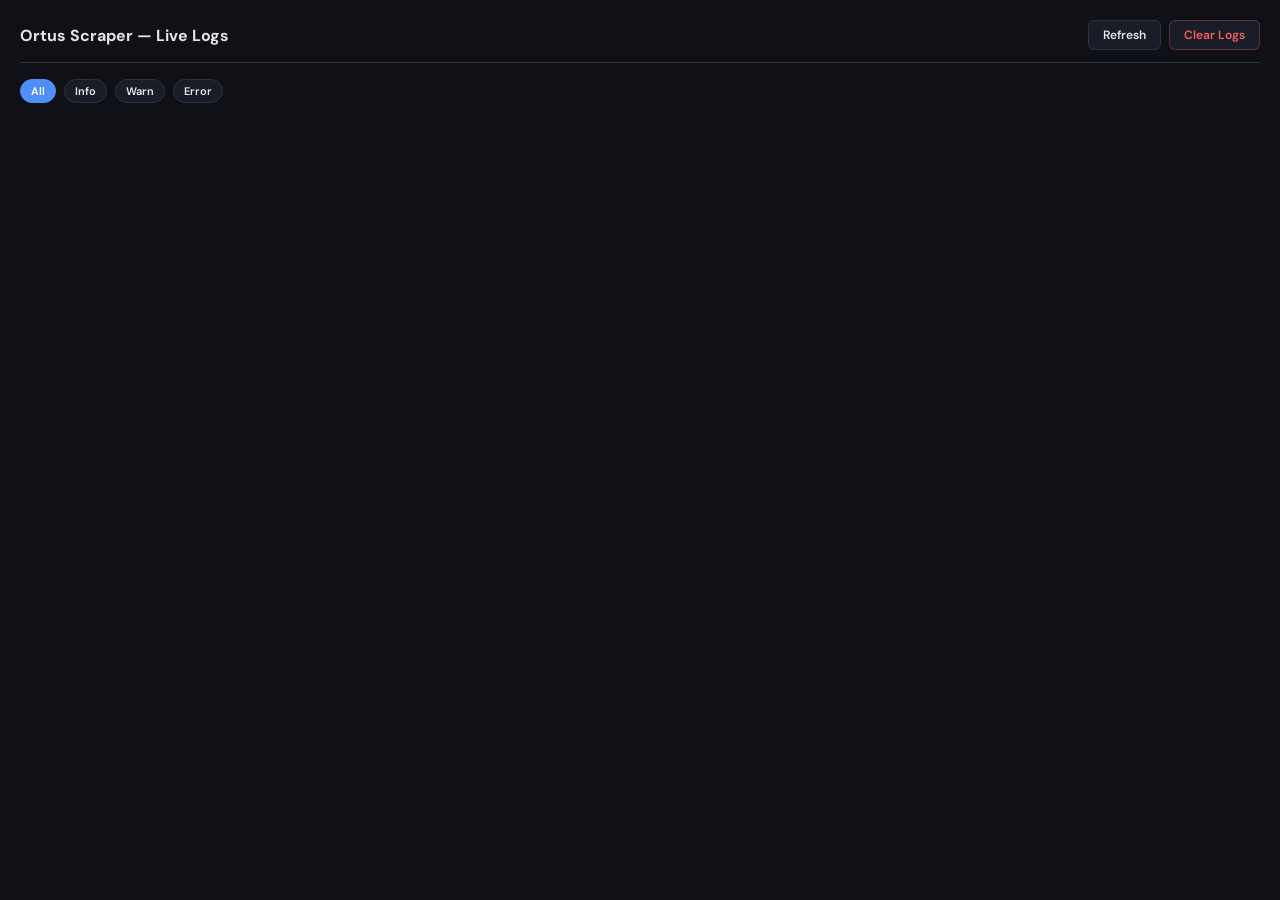
<file: logs.html>
<!DOCTYPE html>
<html>
<head>
<meta charset="UTF-8">
<title>Ortus Scraper Logs</title>
<style>
  @import url('https://fonts.googleapis.com/css2?family=DM+Sans:wght@400;500;600&family=JetBrains+Mono:wght@400;500&display=swap');
  :root{--bg:#0f1117;--surface:#1a1d27;--border:#2e3244;--text:#e4e5ea;--text-dim:#8b8fa3;--blue:#4f8ff7;--green:#3dd68c;--red:#f75f5f;--yellow:#f7c948;--font:'DM Sans',sans-serif;--mono:'JetBrains Mono',monospace;}
  *{box-sizing:border-box;margin:0;padding:0;}
  body{font-family:var(--font);background:var(--bg);color:var(--text);padding:20px;min-height:100vh;}
  .header{display:flex;justify-content:space-between;align-items:center;margin-bottom:16px;padding-bottom:12px;border-bottom:1px solid var(--border);}
  h1{font-size:16px;font-weight:700;}
  .header-right{display:flex;gap:8px;}
  button{padding:6px 14px;border:1px solid var(--border);border-radius:6px;background:var(--surface);color:var(--text);font-family:var(--font);font-size:12px;font-weight:600;cursor:pointer;}
  button:hover{background:#232633;}
  .btn-danger{border-color:rgba(247,95,95,0.3);color:var(--red);}
  .stats{display:flex;gap:16px;margin-bottom:12px;font-size:12px;color:var(--text-dim);}
  .stats span{background:var(--surface);padding:4px 10px;border-radius:4px;}
  .log-list{font-family:var(--mono);font-size:12px;line-height:1.7;}
  .log-entry{padding:4px 10px;border-bottom:1px solid rgba(46,50,68,0.5);display:flex;gap:12px;}
  .log-entry:hover{background:var(--surface);}
  .log-time{color:var(--text-dim);white-space:nowrap;flex-shrink:0;min-width:80px;}
  .log-level{font-weight:600;flex-shrink:0;min-width:44px;text-transform:uppercase;font-size:10px;padding:2px 0;}
  .log-level.info{color:var(--blue);}
  .log-level.warn{color:var(--yellow);}
  .log-level.error{color:var(--red);}
  .log-msg{flex:1;word-break:break-all;}
  .empty{text-align:center;color:var(--text-dim);padding:40px;font-size:14px;}
  .filter-bar{display:flex;gap:8px;margin-bottom:12px;}
  .filter-btn{padding:4px 10px;border-radius:12px;font-size:11px;border:1px solid var(--border);}
  .filter-btn.active{background:var(--blue);border-color:var(--blue);color:#fff;}
</style>
</head>
<body>
<div class="header">
  <h1>Ortus Scraper — Live Logs</h1>
  <div class="header-right">
    <button id="btn-refresh">Refresh</button>
    <button id="btn-clear" class="btn-danger">Clear Logs</button>
  </div>
</div>
<div class="filter-bar">
  <button class="filter-btn active" data-level="all">All</button>
  <button class="filter-btn" data-level="info">Info</button>
  <button class="filter-btn" data-level="warn">Warn</button>
  <button class="filter-btn" data-level="error">Error</button>
</div>
<div class="stats" id="stats"></div>
<div class="log-list" id="log-list"></div>

<script>
var currentFilter='all';
var autoRefresh=null;

document.getElementById('btn-refresh').addEventListener('click',loadLogs);
document.getElementById('btn-clear').addEventListener('click',function(){
  chrome.storage.session.remove('ortus_logs',function(){loadLogs();});
});
document.querySelectorAll('.filter-btn').forEach(function(btn){
  btn.addEventListener('click',function(){
    document.querySelectorAll('.filter-btn').forEach(function(b){b.classList.remove('active');});
    btn.classList.add('active');
    currentFilter=btn.getAttribute('data-level');
    loadLogs();
  });
});

function loadLogs(){
  chrome.storage.session.get('ortus_logs',function(d){
    var logs=(d&&d.ortus_logs)?d.ortus_logs:[];
    if(logs.length===0){document.getElementById('log-list').innerHTML='<div class="empty">No logs yet. Start a scrape to see activity here.</div>';document.getElementById('stats').innerHTML='';return;}
    var infoCount=logs.filter(function(l){return l.l==='info';}).length;
    var warnCount=logs.filter(function(l){return l.l==='warn';}).length;
    var errCount=logs.filter(function(l){return l.l==='error';}).length;
    document.getElementById('stats').innerHTML='<span>'+logs.length+' total</span><span style="color:var(--blue)">'+infoCount+' info</span><span style="color:var(--yellow)">'+warnCount+' warn</span><span style="color:var(--red)">'+errCount+' error</span>';

    var filtered=currentFilter==='all'?logs:logs.filter(function(l){return l.l===currentFilter;});
    var html='';
    for(var i=filtered.length-1;i>=0;i--){
      var e=filtered[i];
      var dt=new Date(e.t);
      var ts=dt.toLocaleTimeString()+'.'+String(dt.getMilliseconds()).padStart(3,'0');
      html+='<div class="log-entry"><span class="log-time">'+ts+'</span><span class="log-level '+e.l+'">'+e.l+'</span><span class="log-msg">'+escHtml(e.m)+'</span></div>';
    }
    document.getElementById('log-list').innerHTML=html||'<div class="empty">No matching logs</div>';
  });
}

function escHtml(s){var d=document.createElement('div');d.textContent=s;return d.innerHTML;}

loadLogs();
autoRefresh=setInterval(loadLogs,2000);
</script>
</body>
</html>
</file>
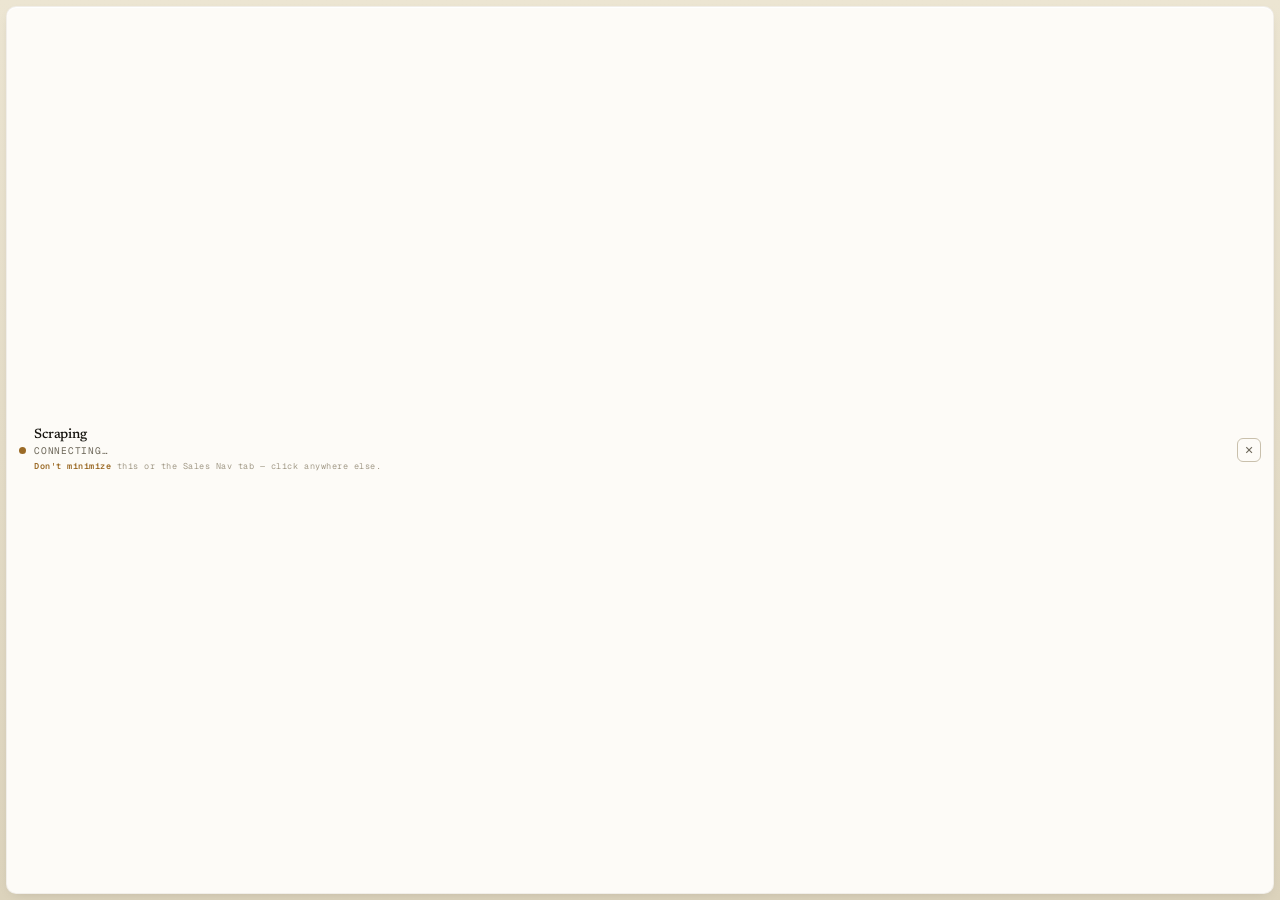
<file: mini.html>
<!doctype html>
<html lang="en">
<head>
<meta charset="utf-8">
<title>Scraping…</title>
<style>
@import url('https://fonts.googleapis.com/css2?family=Newsreader:ital,wght@0,400;0,500&family=Geist:wght@400;500;600&family=Geist+Mono:wght@400;500&display=swap');

:root{
  --ink:#16140F; --ink-2:#2C2A24; --ink-soft:#6B6557; --ink-faint:#A39B89;
  --paper:#FDFBF7; --paper-2:#F6F2E9;
  --rule:#E5DFD0; --rule-2:#C9C0AC;
  --gold:#C99046; --gold-deep:#9B6A26; --gold-tint:#F6E8C8;
  --ok:#4F7A4D; --err:#8B3A2E;
  --serif:"Newsreader",Georgia,serif;
  --sans:"Geist",-apple-system,system-ui,sans-serif;
  --mono:"Geist Mono","SFMono-Regular",monospace;
}
*,*::before,*::after{box-sizing:border-box;}
html,body{margin:0;padding:0;height:100%;overflow:hidden;}
body{
  font-family:var(--sans); font-size:12px; color:var(--ink-2);
  background:linear-gradient(180deg, #ECE5D2 0%, #DCD3BC 100%);
  padding:6px;
  -webkit-font-smoothing:antialiased;
  -webkit-app-region:drag;
}
.frame{
  height:calc(100% - 0px);
  background:var(--paper);
  border-radius:10px;
  border:1px solid rgba(60,40,10,0.06);
  box-shadow:
    0 1px 0 rgba(255,255,255,0.9) inset,
    0 4px 14px -8px rgba(20,15,5,0.25);
  display:grid; grid-template-columns:auto 1fr auto;
  align-items:center; gap:8px;
  padding:8px 12px;
  position:relative;
}
.dot-pulse{
  width:7px; height:7px; border-radius:50%;
  background:var(--gold-deep);
  animation:pulse 1.4s ease-in-out infinite;
  flex-shrink:0;
}
@keyframes pulse{0%,100%{opacity:1; transform:scale(1);}50%{opacity:0.4; transform:scale(0.85);}}
.dot-pulse[data-state="paused"]{background:var(--ink-faint); animation:none;}
.dot-pulse[data-state="done"]{background:var(--ok); animation:none;}
.dot-pulse[data-state="idle"]{background:var(--ink-faint); animation:none;}
.dot-pulse[data-state="error"]{background:var(--err); animation:none;}

.body-text{min-width:0; line-height:1.2;}
.headline{
  font-family:var(--serif); font-weight:500; font-size:13.5px; color:var(--ink);
  letter-spacing:-0.01em; white-space:nowrap; overflow:hidden; text-overflow:ellipsis;
}
.headline .dots::after{
  content:"";
  display:inline-block;
  animation:dots 1.4s steps(4,end) infinite;
  width:1ch; text-align:left;
}
@keyframes dots{
  0%{content:"";}
  25%{content:".";}
  50%{content:"..";}
  75%{content:"...";}
  100%{content:"";}
}
.meta{
  margin-top:2px;
  font-family:var(--mono); font-size:9.5px; letter-spacing:0.08em;
  color:var(--ink-soft); text-transform:uppercase;
  white-space:nowrap; overflow:hidden; text-overflow:ellipsis;
}
.hint-line{
  margin-top:5px;
  font-family:var(--mono); font-size:8.5px; letter-spacing:0.06em;
  color:var(--ink-faint); line-height:1.4;
}
.hint-line strong{color:var(--gold-deep); font-weight:600;}
.btn-icon{
  -webkit-app-region:no-drag;
  width:24px; height:24px; border-radius:6px;
  background:transparent; border:1px solid var(--rule-2); color:var(--ink-soft);
  cursor:pointer; padding:0; flex-shrink:0;
  display:inline-flex; align-items:center; justify-content:center;
  font-family:var(--sans); font-size:11px; line-height:1;
  transition:all 200ms cubic-bezier(0.32,0.72,0,1);
}
.btn-icon:hover{border-color:var(--ink); color:var(--ink);}
.btn-icon:disabled{opacity:0.35; cursor:not-allowed;}
.btn-icon.stop{font-size:13px;}
.btn-icon.stop:hover:not(:disabled){border-color:var(--err); color:var(--err); background:rgba(139,58,46,0.05);}
.btn-icon.close:hover{border-color:var(--err); color:var(--err);}
</style>
</head>
<body>
<div class="frame">
  <span class="dot-pulse" id="dot" data-state="running"></span>
  <div class="body-text">
    <div class="headline" id="headline">Scraping<span class="dots"></span></div>
    <div class="meta" id="meta">Connecting…</div>
    <div class="hint-line"><strong>Don't minimize</strong> this or the Sales Nav tab — click anywhere else.</div>
  </div>
  <button class="btn-icon close" id="close" type="button" title="Stop the entire campaign and close">✕</button>
</div>
<script src="mini.js"></script>
</body>
</html>
</file>
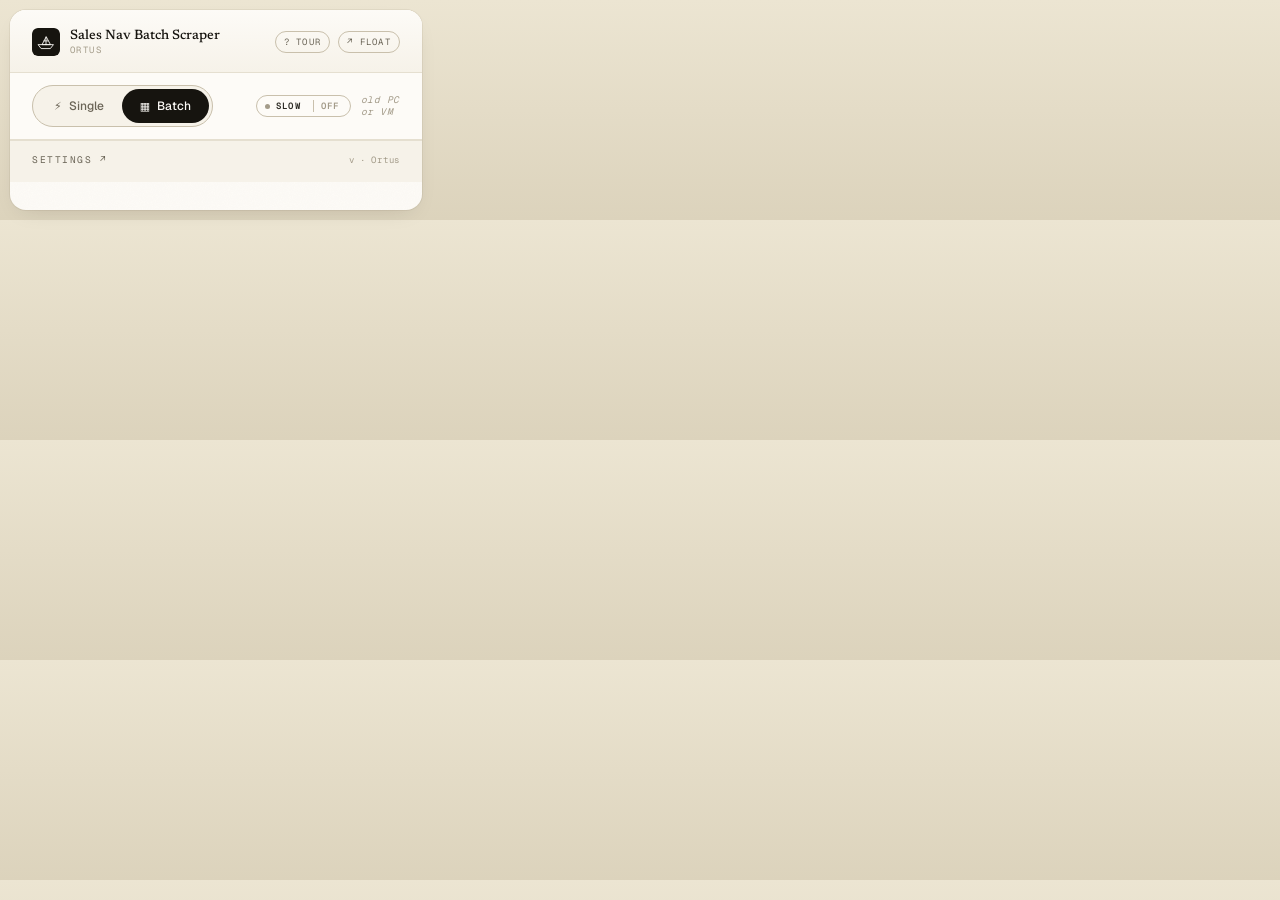
<file: popup.html>
<!doctype html>
<html lang="en">
<head>
<meta charset="utf-8">
<title>Sales Nav Batch Scraper</title>
<style>
@import url('https://fonts.googleapis.com/css2?family=Newsreader:ital,wght@0,400;0,500;0,600;1,400;1,500&family=Geist:wght@400;500;600;700&family=Geist+Mono:wght@400;500&display=swap');

:root{
  color-scheme:light;
  --ink:#16140F; --ink-2:#2C2A24; --ink-soft:#6B6557; --ink-faint:#A39B89;
  --paper:#FDFBF7; --paper-2:#F6F2E9; --paper-warm:#F1ECDF;
  --rule:#E5DFD0; --rule-2:#C9C0AC;
  --gold:#C99046; --gold-deep:#9B6A26; --gold-warm:#F0CE89; --gold-tint:#F6E8C8;
  --ok:#4F7A4D; --err:#8B3A2E;
  --serif:"Newsreader","Charter","Iowan Old Style",Georgia,serif;
  --sans:"Geist","InterDisplay",-apple-system,BlinkMacSystemFont,system-ui,sans-serif;
  --mono:"Geist Mono","JetBrains Mono","SFMono-Regular",monospace;
  --ease:cubic-bezier(0.32,0.72,0,1);
}

*,*::before,*::after{box-sizing:border-box;}
html,body{margin:0;padding:0;}
button{font:inherit;cursor:pointer;}
h1,h2,h3,h4,p{margin:0;}

body{
  width:432px; min-height:220px;
  font-family:var(--sans); font-size:13px; color:var(--ink-2);
  background:linear-gradient(180deg, #ECE5D2 0%, #DCD3BC 100%);
  padding:10px;
  -webkit-font-smoothing:antialiased;
}
*:focus-visible{outline:2px solid var(--gold-deep); outline-offset:2px; border-radius:4px;}

.popup{
  position:relative; min-height:200px;
  background:var(--paper);
  border-radius:16px;
  overflow:hidden;
  box-shadow:
    0 1px 0 rgba(255,255,255,0.9) inset,
    0 0 0 1px rgba(60,40,10,0.06),
    0 8px 24px -12px rgba(20,15,5,0.18);
}
.popup::before{
  content:""; position:absolute; inset:0; pointer-events:none;
  opacity:0.4; mix-blend-mode:multiply;
  background-image:url("data:image/svg+xml;utf8,<svg xmlns='http://www.w3.org/2000/svg' width='200' height='200'><filter id='n'><feTurbulence type='fractalNoise' baseFrequency='0.92' numOctaves='2' stitchTiles='stitch'/><feColorMatrix values='0 0 0 0 0.32  0 0 0 0 0.27  0 0 0 0 0.18  0 0 0 0.07 0'/></filter><rect width='200' height='200' filter='url(%23n)'/></svg>");
  z-index:0;
}
.popup>*{position:relative; z-index:1;}

/* ─── Masthead ─── */
.mast{
  padding:18px 22px 16px;
  display:grid; grid-template-columns:1fr auto;
  align-items:center; gap:10px;
  border-bottom:1px solid var(--rule);
  background:linear-gradient(180deg, var(--paper) 0%, var(--paper-2) 100%);
}
.brand{display:flex; align-items:center; gap:10px;}
.mark{
  display:inline-block; width:28px; height:28px;
  border-radius:6px; flex-shrink:0;
}
.brand-text .name{font-family:var(--serif); font-weight:500; font-size:13.5px; color:var(--ink);}
.brand-text .sub{
  font-family:var(--mono); font-size:9px; letter-spacing:0.16em; text-transform:uppercase;
  color:var(--ink-faint); margin-top:1px;
}
.mast .right-actions{display:flex; align-items:center; gap:8px;}
.mast .logs-link{
  font-family:var(--mono); font-size:9px; letter-spacing:0.14em; text-transform:uppercase;
  color:var(--ink-soft); text-decoration:none;
  padding:4px 8px; border:1px solid var(--rule-2); border-radius:999px;
}
.mast .logs-link:hover{border-color:var(--ink); color:var(--ink);}
.mast #btn-float-mini[data-active="true"]{
  background:rgba(79,122,77,0.10);
  border-color:var(--ok);
  color:var(--ok);
}
.mast #btn-float-mini[data-active="true"]:hover{
  background:rgba(79,122,77,0.18);
  border-color:var(--ok);
  color:var(--ok);
}

.live{
  display:inline-flex; align-items:center; gap:5px;
  padding:3px 9px 3px 7px; border-radius:999px;
  font-family:var(--mono); font-size:9px; letter-spacing:0.12em; text-transform:uppercase; font-weight:600;
}
.live[data-state="standby"]{display:none;}
.live[data-state="connecting"]{background:var(--paper-2); border:1px solid var(--rule-2); color:var(--ink-soft);}
.live[data-state="ready"]{background:var(--paper-2); border:1px solid var(--rule-2); color:var(--ink-2);}
.live[data-state="running"]{background:var(--gold-tint); border:1px solid var(--gold-deep); color:#6F4715;}
.live[data-state="paused"]{background:var(--paper-2); border:1px solid var(--gold-deep); color:#6F4715;}
.live[data-state="done"]{background:rgba(79,122,77,0.12); border:1px solid var(--ok); color:var(--ok);}
.live[data-state="warn"]{background:rgba(139,58,46,0.08); border:1px solid var(--err); color:var(--err);}
.live .dot{width:5px; height:5px; border-radius:50%; background:currentColor;}
.live[data-state="running"] .dot{animation:pulse 1.4s ease-in-out infinite; background:var(--gold-deep);}
.live[data-state="connecting"] .dot{animation:pulse 0.8s ease-in-out infinite;}
@keyframes pulse{0%,100%{opacity:1}50%{opacity:0.35}}

/* ─── Combined control strip (mode left, slow + hint right) — B-1 layout ─── */
.control-strip{
  padding:12px 22px; border-bottom:1px solid var(--rule);
  background:var(--paper);
  display:flex; align-items:center; justify-content:space-between; gap:14px;
}
.control-strip-right{display:flex; align-items:center; gap:10px;}
.slow-hint{
  font-family:var(--mono); font-size:9.5px; letter-spacing:0.06em;
  color:var(--ink-faint); white-space:nowrap; line-height:1.3;
  font-style:italic;
}
/* Legacy — kept only for the .toggle-pill family which slow-mode reuses */
.mode-strip-row{display:flex; align-items:center; gap:10px;}
.toggle-pill{
  display:inline-flex; align-items:center; gap:6px;
  padding:4px 10px 4px 8px; border-radius:999px;
  background:transparent; border:1px solid var(--rule-2); color:var(--ink-2);
  font-family:var(--mono); font-size:9px; font-weight:600;
  letter-spacing:0.14em; text-transform:uppercase;
  transition:all 220ms var(--ease);
}
.toggle-pill .dot{width:5px; height:5px; border-radius:50%; background:var(--ink-faint);}
.toggle-pill .state{
  margin-left:6px; padding-left:7px;
  border-left:1px solid var(--rule-2);
  color:var(--ink-faint);
}
.toggle-pill[aria-pressed="true"]{background:var(--paper); border-color:var(--gold-deep); color:#6F4715;}
.toggle-pill[aria-pressed="true"] .dot{background:var(--gold); box-shadow:0 0 0 2.5px rgba(201,144,70,0.18);}
.toggle-pill[aria-pressed="true"] .state{color:#6F4715; border-left-color:rgba(155,106,38,0.35);}
.toggle-pill[data-state="checking"] .dot{animation:pulse 1.0s ease-in-out infinite; background:var(--gold-deep);}
.toggle-pill[data-state="checking"]{border-color:var(--gold-deep); color:#6F4715;}
.toggle-pill:hover{border-color:var(--ink);}
.mode-strip .hint{
  display:block;
  font-family:var(--mono); font-size:9px; letter-spacing:0.04em;
  color:var(--ink-faint);
  margin-top:5px; line-height:1.4;
}
.mode-strip .hint-inline{display:inline-block; margin-top:0;}

/* ─── Eyebrow ─── */
.eyebrow{
  display:inline-flex; align-items:center; gap:8px;
  font-family:var(--mono); font-size:10.5px; font-weight:600; letter-spacing:0.16em; text-transform:uppercase;
  color:var(--gold-deep);
}
.eyebrow::before{content:""; width:18px; height:1px; background:var(--gold-deep);}

/* ─── Hero ─── */
.hero{
  padding:28px 26px 26px;
  border-bottom:1px solid var(--rule);
  background:linear-gradient(180deg, var(--paper) 0%, var(--paper-2) 100%);
}
.hero h2.title{
  font-family:var(--serif); font-weight:500; font-size:24px; line-height:1.15;
  letter-spacing:-0.02em; color:var(--ink); margin-top:16px;
}
.hero h2.title em{font-style:italic; font-weight:400;}
.hero .sub{margin-top:14px; color:var(--ink-soft); font-size:12.5px; line-height:1.65;}

.body{padding:22px 26px 24px;}
.body+.body{border-top:1px solid var(--rule);}
.body h3{font-family:var(--serif); font-weight:500; font-size:16px; color:var(--ink); letter-spacing:-0.01em;}

/* ─── Inputs ─── */
.field-label{
  display:block;
  font-family:var(--mono); font-size:10.5px; font-weight:500; letter-spacing:0.14em; text-transform:uppercase;
  color:var(--ink-soft); margin:22px 0 10px;
}
.field-label:first-child{margin-top:0;}
input[type="url"], input[type="text"], input[type="number"], select{
  width:100%; height:40px; padding:0 14px;
  border-radius:7px; border:1px solid var(--rule);
  background:var(--paper);
  font-family:var(--mono); font-size:12px; color:var(--ink-2);
  transition:all 200ms var(--ease);
  -webkit-appearance:none; appearance:none;
}
input:focus, select:focus{outline:none; border-color:var(--ink); box-shadow:0 0 0 3px rgba(201,144,70,0.18);}
select{
  background-image:url("data:image/svg+xml,%3Csvg xmlns='http://www.w3.org/2000/svg' width='12' height='12' viewBox='0 0 12 12'%3E%3Cpath fill='%23A39B89' d='M3 5l3 3 3-3'/%3E%3C/svg%3E");
  background-repeat:no-repeat; background-position:right 12px center; padding-right:32px; cursor:pointer;
}
input[type="number"]::-webkit-inner-spin-button{-webkit-appearance:none;}
.row-range{display:flex; align-items:center; gap:8px;}
.row-range input{width:100px; text-align:center;}
.row-range .sep{color:var(--ink-faint); font-family:var(--mono); font-size:11px; letter-spacing:0.1em;}
.helper{font-family:var(--mono); font-size:9.5px; letter-spacing:0.04em; color:var(--ink-faint); margin-top:10px; line-height:1.6;}
.helper.warn{color:#6F4715; background:var(--gold-tint); border-radius:6px; padding:8px 11px; border:1px solid rgba(201,144,70,0.35); margin-top:10px;}

/* ─── Alarm banner (loud, full-width) — shown when sheet sharing is OFF ─── */
.alarm{
  margin-top:14px; padding:14px 16px;
  border-radius:10px;
  background:rgba(139,58,46,0.06);
  border:1px solid rgba(139,58,46,0.35);
  border-left:3px solid var(--err);
  display:grid; grid-template-columns:22px 1fr; gap:12px; align-items:start;
  animation:alarm-in 280ms var(--ease);
}
@keyframes alarm-in{from{opacity:0; transform:translateY(-4px);} to{opacity:1; transform:translateY(0);}}
.alarm .icon{
  width:22px; height:22px; border-radius:50%;
  background:var(--err); color:var(--paper);
  display:inline-flex; align-items:center; justify-content:center;
  font-family:var(--serif); font-weight:600; font-size:14px; line-height:1;
  flex-shrink:0;
}
.alarm .title{
  font-family:var(--serif); font-weight:500; font-size:14px; color:var(--err); line-height:1.3;
}
.alarm .body-text{
  margin-top:5px; font-size:12px; color:var(--ink-2); line-height:1.55;
}
.alarm .body-text strong{color:var(--ink); font-weight:600;}
.alarm .body-text code{
  font-family:var(--mono); font-size:10.5px;
  background:rgba(139,58,46,0.08); color:var(--err);
  padding:1px 6px; border-radius:4px;
}

/* ─── Shared-quiet pill (replaces toggle look when status is OK) ─── */
#toggle-shared-pill[data-state="on"]{
  background:rgba(79,122,77,0.10); border-color:var(--ok); color:var(--ok);
}
#toggle-shared-pill[data-state="on"] .dot{background:var(--ok); box-shadow:0 0 0 2.5px rgba(79,122,77,0.18);}
#toggle-shared-pill[data-state="on"] .state{color:var(--ok); border-left-color:rgba(79,122,77,0.30);}
#toggle-shared-pill[data-state="off"]{
  background:rgba(139,58,46,0.06); border-color:var(--err); color:var(--err);
}
#toggle-shared-pill[data-state="off"] .dot{background:var(--err); box-shadow:0 0 0 2.5px rgba(139,58,46,0.20); animation:pulse 1.4s ease-in-out infinite;}
#toggle-shared-pill[data-state="off"] .state{color:var(--err); border-left-color:rgba(139,58,46,0.35);}

/* ─── Preflight banner (LinkedIn keep-alive pre-launch nudge) ─── */
.preflight{
  margin:0 0 14px; padding:12px 14px;
  border-radius:10px;
  background:var(--gold-tint);
  border:1px solid rgba(201,144,70,0.45);
  border-left:3px solid var(--gold-deep);
  display:grid; grid-template-columns:1fr auto; gap:14px; align-items:center;
}
.preflight .text{font-size:12px; color:#6F4715; line-height:1.55;}
.preflight .text strong{color:var(--ink); font-weight:600;}
.preflight .text code{
  font-family:var(--mono); font-size:10.5px;
  background:rgba(201,144,70,0.18); color:#5A3812;
  padding:1px 5px; border-radius:4px;
}
.preflight .text .why{
  display:block; margin-top:4px;
  font-family:var(--mono); font-size:9.5px; letter-spacing:0.06em; color:rgba(111,71,21,0.78);
}
.preflight .step-1, .preflight .step-2{display:block;}
.preflight .preflight-copy{
  display:inline-flex; align-items:center; gap:8px;
  margin-top:8px; padding:6px 11px;
  background:var(--paper); border:1px solid var(--rule-2);
  border-radius:7px; cursor:pointer;
  transition:all 200ms var(--ease);
}
.preflight .preflight-copy:hover{border-color:var(--ink); transform:translateY(-1px);}
.preflight .preflight-copy code{
  font-family:var(--mono); font-size:11px; color:var(--ink-2);
  background:transparent; padding:0;
}
.preflight .preflight-copy .copy-hint{
  font-family:var(--mono); font-size:8.5px; letter-spacing:0.14em;
  text-transform:uppercase; color:var(--ink-faint);
  border-left:1px solid var(--rule-2); padding-left:8px;
}
.preflight .preflight-copy.copied{background:rgba(79,122,77,0.10); border-color:var(--ok);}
.preflight .preflight-copy.copied code{color:var(--ok);}
.preflight .preflight-copy.copied .copy-hint{color:var(--ok); border-left-color:rgba(79,122,77,0.30);}
.preflight[data-state="confirm"] .preflight-copy{background:var(--paper);}
.preflight button{
  background:var(--ink); color:var(--paper); border:0;
  border-radius:999px; padding:8px 14px; height:34px;
  font:500 11.5px/1 var(--sans);
  display:inline-flex; align-items:center; gap:6px; white-space:nowrap;
  cursor:pointer; transition:transform 200ms var(--ease), background 200ms var(--ease);
}
.preflight button:hover{background:#000; transform:translateY(-1px);}
.preflight .preflight-confirm{
  background:var(--ok); color:var(--paper);
}
.preflight .preflight-confirm:hover{background:#3F6A3D;}

/* State machine: initial = step 1 visible / confirm = step 2 visible */
.preflight[data-state="initial"] .step-2,
.preflight[data-state="initial"] .preflight-confirm{display:none;}
.preflight[data-state="confirm"] .step-1,
.preflight[data-state="confirm"] .preflight-open{display:none;}
.preflight[data-state="confirm"]{
  background:rgba(79,122,77,0.06);
  border-color:rgba(79,122,77,0.35);
  border-left-color:var(--ok);
}
.preflight[data-state="confirm"] .text{color:#3F6A3D;}
.preflight[data-state="confirm"] .text strong{color:var(--ok);}
.preflight[data-state="confirm"] .text .why{color:rgba(79,122,77,0.7);}

/* ─── Dedup toggle (above Start CTAs on launch views) ─── */
.dedup-toggle{
  margin:0 0 14px; padding:12px 14px;
  border-radius:10px;
  background:var(--paper-2); border:1px solid var(--rule);
  display:grid; grid-template-columns:auto 1fr auto; gap:12px; align-items:center;
}
.dedup-toggle .switch{
  width:36px; height:20px; border-radius:999px; background:var(--rule-2); position:relative;
  cursor:pointer; flex-shrink:0; transition:background 200ms var(--ease);
  appearance:none; border:0;
}
.dedup-toggle .switch.on{background:var(--ok);}
.dedup-toggle .switch::after{
  content:""; position:absolute; top:2px; left:2px; width:16px; height:16px;
  border-radius:50%; background:var(--paper); transition:left 200ms var(--ease);
}
.dedup-toggle .switch.on::after{left:18px;}
.dedup-toggle .label{
  font-family:var(--sans); font-size:12.5px; color:var(--ink-2); line-height:1.4;
}
.dedup-toggle .label strong{color:var(--ink); font-weight:600;}
.dedup-toggle .count{
  font-family:var(--mono); font-size:10.5px; letter-spacing:0.04em;
  color:var(--ink-faint); white-space:nowrap;
}
.dedup-toggle.off{background:rgba(139,58,46,0.04); border-color:rgba(139,58,46,0.25);}
.dedup-toggle.off .label{color:var(--err);}
.dedup-toggle.off .label strong{color:var(--err);}
.dedup-note{
  margin:0 0 14px; padding:11px 14px;
  border-radius:10px;
  background:var(--paper-2); border:1px solid var(--rule);
  font-family:var(--sans); font-size:12px; color:var(--ink-soft); line-height:1.5;
  font-style:italic;
}

/* ─── Buttons ─── */
.cta{
  display:inline-flex; align-items:center; gap:8px;
  height:36px; padding:4px 4px 4px 16px;
  border-radius:999px;
  background:var(--ink); color:var(--paper); border:0;
  font:500 12.5px/1 var(--sans);
  box-shadow:0 1px 0 rgba(255,255,255,0.07) inset, 0 8px 18px -10px rgba(20,15,5,0.5);
  transition:transform 240ms var(--ease), background 240ms var(--ease);
}
.cta:hover:not(:disabled){transform:translateY(-1px); background:#000;}
.cta:active:not(:disabled){transform:translateY(0) scale(0.98);}
.cta:disabled{opacity:0.45; cursor:not-allowed;}
.cta .pod{
  width:28px; height:28px; border-radius:50%;
  background:var(--gold); color:var(--ink);
  display:inline-flex; align-items:center; justify-content:center; font-size:13px;
}
.ghost{
  height:32px; padding:0 14px; border-radius:999px;
  background:transparent; color:var(--ink-2); border:1px solid var(--rule-2);
  font:500 11.5px/1 var(--sans);
  transition:all 220ms var(--ease);
}
.ghost:hover:not(:disabled){border-color:var(--ink); color:var(--ink);}
.ghost.danger{border-color:rgba(139,58,46,0.4); color:var(--err);}
.ghost.danger:hover{border-color:var(--err); color:var(--err); background:rgba(139,58,46,0.04);}
.ghost.warn{border-color:rgba(201,144,70,0.5); color:#6F4715;}
.actions{display:flex; gap:10px; flex-wrap:wrap; align-items:center;}
.actions.between{justify-content:space-between;}

/* ─── Stat strip ─── */
.stat-strip{
  display:grid; grid-template-columns:repeat(3,1fr);
  margin-top:14px;
  border-top:1px solid var(--rule); border-bottom:1px solid var(--rule);
}
.stat-strip .stat{padding:11px 12px; border-right:1px solid var(--rule);}
.stat-strip .stat:last-child{border-right:0;}
.stat-strip .stat .v{font-family:var(--serif); font-weight:500; font-size:18px; color:var(--ink); line-height:1; letter-spacing:-0.015em;}
.stat-strip .stat .v .dim{color:var(--ink-faint); font-size:13px;}
.stat-strip .stat .l{font-family:var(--mono); font-size:8.5px; letter-spacing:0.16em; text-transform:uppercase; color:var(--ink-faint); margin-top:4px;}

/* Hero figure (running / done) */
.figure-row{margin-top:16px; display:flex; align-items:baseline; gap:14px; flex-wrap:wrap;}
.figure{
  font-family:var(--serif); font-weight:500; font-size:48px; line-height:0.9;
  letter-spacing:-0.03em; color:var(--ink);
}
.figure .of{color:var(--ink-faint); font-style:italic; font-size:20px; margin-left:6px;}
.figure-meta{font-family:var(--mono); font-size:9.5px; letter-spacing:0.12em; text-transform:uppercase; color:var(--ink-soft); line-height:1.6;}
.figure-meta strong{color:var(--ink); font-weight:600;}
.progress{margin-top:14px; height:4px; background:var(--paper-warm); border-radius:2px; overflow:hidden;}
.progress>span{display:block; height:100%; background:var(--gold); transition:width 0.6s var(--ease);}
.progress-meta{display:flex; justify-content:space-between; margin-top:8px; font-family:var(--mono); font-size:9px; letter-spacing:0.08em; text-transform:uppercase; color:var(--ink-soft);}
.anon-note{
  margin-top:14px; padding:9px 13px; border-radius:7px;
  background:rgba(255,255,255,0.55); border-left:2px solid var(--gold-deep);
  font-size:11.5px; color:var(--ink-soft); line-height:1.5;
}
.anon-note strong{color:var(--ink-2); font-weight:600;}

/* Tab-list (sheet tabs picker) */
.tab-list{list-style:none; padding:0; margin:14px 0 0;}
.tab-list li{
  display:grid; grid-template-columns:16px 1fr auto;
  align-items:center; gap:10px;
  padding:11px 0; border-bottom:1px solid var(--rule); cursor:pointer;
}
.tab-list li:last-child{border-bottom:0;}
.tab-list li .check{
  width:14px; height:14px; border-radius:50%;
  border:1.5px solid var(--rule-2); display:inline-flex; align-items:center; justify-content:center;
  flex-shrink:0;
}
.tab-list li[aria-selected="true"] .check{background:var(--ink); border-color:var(--ink); color:var(--paper);}
.tab-list li[aria-selected="true"] .check::after{content:"✓"; font-size:9px; line-height:1;}
.tab-list li .nm{font-family:var(--serif); font-weight:500; font-size:13px; color:var(--ink);}
.tab-list li .ct{font-family:var(--mono); font-size:9.5px; letter-spacing:0.04em; color:var(--ink-soft);}

/* Job preview list (with filter decode) */
.jobs{list-style:none; padding:0; margin:14px 0 0;}
.jobs>li{
  border:1px solid var(--rule); border-radius:10px;
  background:var(--paper); margin-bottom:8px; overflow:hidden;
}
.jobs>li.expanded{box-shadow:0 0 0 1px var(--gold-deep), 0 8px 18px -10px rgba(20,15,5,0.25); border-color:var(--gold-deep);}
.jobs .row{display:grid; grid-template-columns:22px 1fr auto auto; align-items:center; gap:10px; padding:11px 14px;}
.jobs .row .num{font-family:var(--mono); font-size:10px; letter-spacing:0.05em; color:var(--ink-faint);}
.jobs .row .nm{font-family:var(--serif); font-weight:500; font-size:13px; color:var(--ink); line-height:1.2; word-break:break-word;}
.jobs .row .est{font-family:var(--mono); font-size:9.5px; letter-spacing:0.04em; color:var(--ink-soft); margin-top:2px; word-break:break-all;}
.jobs .row .toggle{
  width:32px; height:18px; background:var(--gold); border-radius:999px; position:relative;
  cursor:pointer; flex-shrink:0; transition:background 200ms var(--ease);
}
.jobs .row .toggle::after{
  content:""; position:absolute; top:2px; right:2px;
  width:14px; height:14px; border-radius:50%; background:var(--paper);
  transition:right 200ms var(--ease), left 200ms var(--ease);
}
.jobs .row .toggle.off{background:var(--rule-2);}
.jobs .row .toggle.off::after{right:auto; left:2px;}
.jobs .row .expand{
  width:22px; height:22px; border-radius:6px;
  background:transparent; border:1px solid var(--rule-2); color:var(--ink-soft);
  display:inline-flex; align-items:center; justify-content:center; font-size:11px; padding:0;
  flex-shrink:0;
}
.jobs>li.expanded .expand{background:var(--ink); color:var(--paper); border-color:var(--ink);}

.filter-detail{padding:0 14px 14px; border-top:1px dashed var(--rule);}
.filter-detail .header{margin-top:10px; font-family:var(--mono); font-size:9px; letter-spacing:0.18em; text-transform:uppercase; color:var(--gold-deep);}
.filter-detail .chips{display:flex; flex-wrap:wrap; gap:5px; margin-top:8px;}
.filter-detail .fchip{
  display:inline-flex; align-items:center; gap:5px;
  padding:4px 9px; border-radius:999px;
  background:var(--gold-tint); color:#6F4715;
  font-family:var(--mono); font-size:10px; letter-spacing:0.04em;
  border:1px solid rgba(201,144,70,0.4);
}
.filter-detail .fchip .k{
  font-size:8.5px; letter-spacing:0.14em; text-transform:uppercase; color:rgba(111,71,21,0.7);
  border-right:1px solid rgba(111,71,21,0.25); padding-right:5px; margin-right:1px;
}
.filter-detail .fchip.muted{background:var(--paper-2); color:var(--ink-soft); border-color:var(--rule);}
.filter-detail .fchip.muted .k{color:var(--ink-faint); border-right-color:var(--rule-2);}
.filter-detail .urn{
  margin-top:10px;
  font-family:var(--mono); font-size:9.5px; color:var(--ink-faint);
  word-break:break-all; line-height:1.5;
  padding:7px 10px; background:var(--paper-2); border-radius:6px;
}

/* Live queue (running) */
.queue{padding:12px 18px 4px;}
.queue .qlabel{
  font-family:var(--mono); font-size:9.5px; letter-spacing:0.18em; text-transform:uppercase;
  color:var(--ink-faint); margin-bottom:8px;
}
.queue ul{list-style:none; margin:0; padding:0; max-height:160px; overflow-y:auto;}
.queue li{
  display:grid; grid-template-columns:22px 1fr auto auto; align-items:center; gap:8px;
  padding:9px 0; border-bottom:1px solid var(--rule);
}
.queue li:last-child{border-bottom:0;}
.queue li .num{font-family:var(--mono); font-size:10px; color:var(--ink-faint);}
.queue li .info{min-width:0;}
.queue li .info .nm{font-family:var(--serif); font-weight:500; font-size:13px; color:var(--ink); white-space:nowrap; overflow:hidden; text-overflow:ellipsis;}
.queue li .info .meta{font-family:var(--mono); font-size:9px; color:var(--ink-soft); margin-top:1px; letter-spacing:0.04em; white-space:nowrap; overflow:hidden; text-overflow:ellipsis;}
.queue li .retry{
  background:transparent; border:1px solid var(--rule-2); color:var(--ink-soft);
  width:22px; height:22px; border-radius:5px; padding:0;
  display:inline-flex; align-items:center; justify-content:center; font-size:13px;
}
.queue li .retry:hover{border-color:var(--ink); color:var(--ink);}
.queue li .retry:disabled{opacity:0.4;}

.chip{
  display:inline-flex; align-items:center; gap:5px;
  padding:3px 9px; border-radius:999px;
  font-family:var(--mono); font-size:9px; letter-spacing:0.14em; text-transform:uppercase; font-weight:600;
  white-space:nowrap;
}
.chip.pending{background:var(--paper-2); color:var(--ink-faint); border:1px solid var(--rule);}
.chip.running{background:var(--gold-tint); color:#6F4715; border:1px solid var(--gold-deep);}
.chip.paused{background:var(--paper-2); color:#6F4715; border:1px solid var(--gold-deep);}
.chip.done{background:rgba(79,122,77,0.10); color:var(--ok); border:1px solid rgba(79,122,77,0.4);}
.chip.partial{background:rgba(201,144,70,0.10); color:#6F4715; border:1px solid rgba(201,144,70,0.4);}
.chip.error{background:rgba(139,58,46,0.08); color:var(--err); border:1px solid rgba(139,58,46,0.4);}
.chip.skipped{background:transparent; color:var(--ink-faint); border:1px solid var(--rule-2);}
.chip .dot{width:4px; height:4px; border-radius:50%; background:currentColor;}
.chip.running .dot{animation:pulse 1.4s ease-in-out infinite;}

/* ─── Footer ─── */
.footer-row{
  padding:12px 22px 16px; border-top:1px solid var(--rule);
  display:flex; align-items:center; justify-content:space-between; background:var(--paper-2);
}
.footer-row .settings-link{
  font-family:var(--mono); font-size:9.5px; letter-spacing:0.16em; text-transform:uppercase;
  color:var(--ink-soft); background:transparent; border:0; padding:0;
}
.footer-row .settings-link:hover{color:var(--ink);}
.footer-row .version{font-family:var(--mono); font-size:9px; letter-spacing:0.08em; color:var(--ink-faint);}

/* ─── Mode segmented control (used inside .control-strip) ─── */
.mode-seg{
  display:inline-flex; padding:3px; border-radius:999px;
  background:var(--paper-2); border:1px solid var(--rule-2);
}
.mode-seg button{
  appearance:none; border:0; background:transparent; cursor:pointer;
  padding:7px 18px; border-radius:999px; min-height:34px;
  font-family:var(--sans); font-size:12px; font-weight:500; color:var(--ink-soft);
  display:inline-flex; align-items:center; gap:7px;
  transition:all 220ms var(--ease);
}
.mode-seg button:hover:not([aria-pressed="true"]){color:var(--ink);}
.mode-seg button[aria-pressed="true"]{background:var(--ink); color:var(--paper);}
.mode-seg button .ic{font-size:11px;}

/* ─── Radio cards (replaces sel-tab-source dropdown) ─── */
.radio-stack{display:grid; gap:10px; margin-top:6px;}
/* Reveal sections under the radio-stack get explicit padding-top so they
   never collapse against the last radio card — fixes cramped feel. */
#field-fixed-tab, #field-tab-col{padding-top:18px;}
#field-tab-col .col-list{margin-top:10px;}
.radio-card{
  display:grid; grid-template-columns:18px 1fr auto; align-items:start; gap:12px;
  padding:15px 14px; border-radius:10px;
  border:1px solid var(--rule); background:var(--paper);
  cursor:pointer; text-align:left; min-height:44px;
  font-family:var(--sans);
  transition:border-color 200ms var(--ease), background 200ms var(--ease);
}
.radio-card:hover{border-color:var(--ink-soft);}
.radio-card[aria-checked="true"]{
  border-color:var(--ink);
  background:linear-gradient(180deg, var(--paper) 0%, var(--paper-2) 100%);
}
.radio-card .ring{
  width:18px; height:18px; border-radius:50%;
  border:1.5px solid var(--rule-2);
  display:inline-flex; align-items:center; justify-content:center;
  flex-shrink:0; margin-top:2px;
  transition:border-color 200ms var(--ease);
}
.radio-card[aria-checked="true"] .ring{border-color:var(--ink);}
.radio-card[aria-checked="true"] .ring::after{content:""; width:8px; height:8px; border-radius:50%; background:var(--ink);}
.radio-card .h{font-family:var(--serif); font-weight:600; font-size:16px; color:var(--ink); line-height:1.25; display:block; letter-spacing:-0.005em;}
.radio-card .d{font-size:12.5px; color:var(--ink-soft); margin-top:5px; line-height:1.55; display:block; font-weight:400;}
.radio-card .ex{
  font-family:var(--mono); font-size:10px; color:var(--ink-faint);
  background:var(--paper-2); padding:4px 10px; border-radius:5px;
  white-space:nowrap; align-self:start; margin-top:3px;
}

/* ─── Column-picker listbox (replaces sel-url-col / sel-tab-col / sel-output-col) ─── */
.col-list{
  list-style:none; padding:0; margin:8px 0 0;
  border:1px solid var(--rule); border-radius:8px; overflow:hidden;
  background:var(--paper);
  max-height:240px; overflow-y:auto;
}
.col-list li{
  display:grid; grid-template-columns:36px 1fr auto; align-items:center; gap:12px;
  padding:11px 14px; border-bottom:1px solid var(--rule);
  cursor:pointer; min-height:44px;
  transition:background 150ms var(--ease);
}
.col-list li:last-child{border-bottom:0;}
.col-list li:hover{background:var(--paper-2);}
.col-list li[aria-selected="true"]{background:var(--paper-2); box-shadow:inset 3px 0 0 var(--ink);}
.col-list li .col{
  font-family:var(--mono); font-size:12px; color:var(--ink-faint);
  font-weight:600; letter-spacing:0.04em;
}
.col-list li[aria-selected="true"] .col{color:var(--ink);}
.col-list li .nm{
  font-family:var(--serif); font-weight:600; font-size:15px; color:var(--ink);
  letter-spacing:-0.005em;
  overflow:hidden; text-overflow:ellipsis; white-space:nowrap;
}
.col-list li .preview{
  font-family:var(--mono); font-size:10.5px; color:var(--ink-faint);
  max-width:170px; overflow:hidden; text-overflow:ellipsis; white-space:nowrap;
}
.col-list-search{
  width:100%; height:36px; padding:0 12px;
  border:1px solid var(--rule); border-bottom:0;
  background:var(--paper-2); font-family:var(--sans); font-size:12px;
  border-radius:8px 8px 0 0;
}
.col-list-search:focus{outline:none; box-shadow:inset 0 0 0 2px var(--gold-deep);}
.col-list.with-search{border-radius:0 0 8px 8px; border-top:0;}
.col-list-empty{
  padding:18px 14px; font-family:var(--mono); font-size:11px; color:var(--ink-faint);
  text-align:center;
}

/* ─── Resume card (replaces stat-strip + Resume/Start fresh) ─── */
.resume-card{
  border:1px solid var(--rule); border-radius:12px; padding:18px 20px;
  background:linear-gradient(180deg, var(--paper) 0%, var(--paper-2) 100%);
  margin-top:14px;
}
.resume-card .where{
  font-family:var(--mono); font-size:9.5px; letter-spacing:0.18em; text-transform:uppercase;
  color:var(--gold-deep); margin-bottom:12px;
}
.resume-card .stats{
  display:grid; grid-template-columns:repeat(3,1fr); gap:8px; margin-bottom:14px;
}
.resume-card .stat-mini{
  padding:10px 12px; background:var(--paper); border-radius:8px; border:1px solid var(--rule);
}
.resume-card .stat-mini .v{
  font-family:var(--serif); font-weight:500; font-size:18px; color:var(--ink);
  line-height:1; letter-spacing:-0.015em;
}
.resume-card .stat-mini .l{
  font-family:var(--mono); font-size:8.5px; letter-spacing:0.14em; text-transform:uppercase;
  color:var(--ink-faint); margin-top:4px;
}
.cta-resume{
  display:inline-flex; align-items:center; gap:12px;
  width:100%; min-height:60px;
  background:var(--ink); color:var(--paper); border:0;
  border-radius:12px; padding:14px 18px;
  cursor:pointer; text-align:left;
  box-shadow:0 8px 18px -10px rgba(20,15,5,0.5);
  font-family:var(--sans);
  transition:transform 240ms var(--ease), background 240ms var(--ease);
}
.cta-resume:hover{transform:translateY(-1px); background:#000;}
.cta-resume:active{transform:translateY(0) scale(0.99);}
.cta-resume .pod{
  width:36px; height:36px; border-radius:50%;
  background:var(--gold); color:var(--ink);
  display:inline-flex; align-items:center; justify-content:center;
  font-size:15px; flex-shrink:0;
}
.cta-resume .stack{display:flex; flex-direction:column; gap:3px; min-width:0;}
.cta-resume .stack .h{font:500 13px/1.2 var(--sans);}
.cta-resume .stack .d{font:400 11px/1.35 var(--sans); color:rgba(253,251,247,0.7);}
.danger-link{
  appearance:none; background:transparent; border:0; padding:10px 0;
  font:500 12px var(--sans); color:var(--err);
  cursor:pointer; text-decoration:underline; text-underline-offset:3px;
}
.danger-link:hover{color:#6B2820;}

/* ─── Mid-run cluster + Stop confirmation ─── */
.run-cluster{
  display:grid; grid-template-columns:1fr auto; gap:12px;
  align-items:center; margin-top:18px; padding:12px;
  background:var(--paper-2); border-radius:10px; border:1px solid var(--rule);
}
.run-cluster .left{display:flex; gap:8px; flex-wrap:wrap;}
.run-cluster .stop-area{display:flex; align-items:center; gap:10px;}
.confirm-strip{
  display:grid; grid-template-columns:auto 1fr auto; gap:10px; align-items:center;
  margin-top:10px; padding:10px 12px;
  background:var(--paper); border-radius:8px;
  border:1px solid var(--err); border-left:3px solid var(--err);
  font-size:11.5px; color:var(--err); line-height:1.5;
  animation:alarm-in 220ms var(--ease);
}
.confirm-strip .ic{font-size:14px;}
.confirm-strip strong{color:var(--ink); font-weight:600;}
.confirm-strip .confirm-actions{display:flex; gap:6px;}

/* ─── 44px touch-target adjustments on existing ghost buttons ─── */
.ghost{min-height:36px;}
.ghost.sm{min-height:32px;}

/* ─── Reduced motion ─── */
@media (prefers-reduced-motion: reduce){
  *,*::before,*::after{
    animation-duration:0.01ms !important;
    animation-iteration-count:1 !important;
    transition-duration:0.01ms !important;
  }
  .live[data-state="running"] .dot,
  .live[data-state="connecting"] .dot,
  #toggle-shared-pill[data-state="off"] .dot,
  .toggle-pill[data-state="checking"] .dot,
  .chip.running .dot{animation:none !important;}
}

/* ─── Settings ─── */
.settings .row{
  display:grid; grid-template-columns:1fr auto; gap:18px;
  align-items:center; padding:16px 0; border-bottom:1px solid var(--rule);
}
.settings .row:last-child{border-bottom:0;}
.settings .row .label{font-family:var(--serif); font-weight:500; font-size:14px; color:var(--ink);}
.settings .row .desc{font-size:11.5px; color:var(--ink-soft); line-height:1.5; margin-top:3px;}
.settings .switch{
  width:36px; height:20px; border-radius:999px; background:var(--rule-2); position:relative;
  cursor:pointer; flex-shrink:0; transition:background 200ms var(--ease);
}
.settings .switch.on{background:var(--gold);}
.settings .switch::after{
  content:""; position:absolute; top:2px; left:2px; width:16px; height:16px;
  border-radius:50%; background:var(--paper); transition:left 200ms var(--ease);
}
.settings .switch.on::after{left:18px;}
.settings .cmd-pill{
  display:inline-flex; align-items:center; gap:8px;
  padding:6px 11px; border-radius:7px;
  background:var(--paper-2); border:1px solid var(--rule);
  font-family:var(--mono); font-size:11px; color:var(--ink-2);
  cursor:pointer; transition:all 200ms var(--ease); white-space:nowrap;
}
.settings .cmd-pill:hover{border-color:var(--ink); color:var(--ink);}
.settings .cmd-pill .copy-hint{
  font-size:8.5px; letter-spacing:0.16em; text-transform:uppercase;
  color:var(--ink-faint); border-left:1px solid var(--rule-2); padding-left:8px;
}
.settings .cmd-pill.copied{background:rgba(79,122,77,0.10); border-color:var(--ok); color:var(--ok);}
.settings .cmd-pill.copied .copy-hint{color:var(--ok); border-left-color:rgba(79,122,77,0.35);}

/* ─── Spinner ─── */
.spin{
  display:inline-block; width:14px; height:14px;
  border:1.5px solid var(--rule-2); border-top-color:var(--ink); border-radius:50%;
  animation:spin 0.8s linear infinite;
}
@keyframes spin{to{transform:rotate(360deg);}}

/* ─── Step rail (configure pagination) ─── */
.step-rail{
  padding:13px 20px; border-bottom:1px solid var(--rule);
  display:flex; align-items:center; gap:10px;
  background:var(--paper);
}
.step-rail .step{
  display:inline-flex; align-items:center; gap:6px;
  font-family:var(--mono); font-size:9px; letter-spacing:0.12em; text-transform:uppercase;
  color:var(--ink-faint);
}
.step-rail .step .num{
  width:18px; height:18px; border-radius:50%;
  border:1.5px solid var(--rule-2); display:inline-flex; align-items:center; justify-content:center;
  font-size:9.5px; font-weight:600;
}
.step-rail .step.active{color:var(--ink);}
.step-rail .step.active .num{background:var(--ink); color:var(--paper); border-color:var(--ink);}
.step-rail .step.done .num{background:var(--gold); color:var(--ink); border-color:var(--gold);}
.step-rail .step+.step::before{content:""; width:12px; height:1px; background:var(--rule-2);}

/* Utility */
.hidden{display:none !important;}
::-webkit-scrollbar{width:5px; height:5px;}
::-webkit-scrollbar-track{background:transparent;}
::-webkit-scrollbar-thumb{background:var(--rule-2); border-radius:3px;}

/* legacy compat: preview chips for column previews */
.col-preview{
  background:var(--paper-2); border:1px solid var(--rule); border-radius:6px;
  padding:8px 10px; margin-top:6px; font-family:var(--mono); font-size:10px;
  color:var(--ink-soft); max-height:80px; overflow-y:auto; line-height:1.6;
}
.col-preview span{
  background:var(--paper); padding:2px 7px; border-radius:4px; margin:1px 2px 1px 0;
  display:inline-block; max-width:100%; overflow:hidden; text-overflow:ellipsis; white-space:nowrap;
  border:1px solid var(--rule);
}
.col-preview em{font-style:italic; color:var(--ink-faint);}

/* sheet link mono pill (single-done view) */
.sheet-link{
  margin-top:10px;
  font-family:var(--mono); font-size:10px; color:var(--gold-deep);
  word-break:break-all; line-height:1.5;
  padding:7px 10px; background:var(--paper-2); border-radius:6px;
  text-decoration:none; display:block;
}
.sheet-link:hover{color:var(--ink); background:var(--paper);}

/* ─── Help system: first-run overlay + coachmark pills ─── */
.help-overlay{
  position:fixed; inset:0;
  background:rgba(22,20,15,0.62);
  z-index:1000;
  display:flex; align-items:center; justify-content:center;
  padding:14px;
  opacity:0; pointer-events:none;
  transition:opacity 200ms var(--ease);
}
.help-overlay[data-open="true"]{ opacity:1; pointer-events:auto; }
.help-card{
  position:relative;
  width:100%; max-width:380px;
  background:var(--paper);
  border-radius:14px;
  padding:20px 22px 14px;
  box-shadow:0 18px 56px -18px rgba(0,0,0,0.55), 0 0 0 1px rgba(60,40,10,0.08);
}
.help-card .step-pill{
  display:inline-block;
  font-family:var(--mono); font-size:9px; letter-spacing:0.16em; text-transform:uppercase;
  color:var(--ink-faint);
  margin-bottom:10px;
}
.help-slide{ display:none; }
.help-slide[data-active="true"]{ display:block; }
.help-slide h3{
  font-family:var(--serif); font-weight:500; font-size:22px; line-height:1.18;
  color:var(--ink); margin:0 0 10px; letter-spacing:-0.01em;
}
.help-slide h3 em{ font-style:italic; color:var(--gold-deep); }
.help-slide p{
  font-size:13px; line-height:1.55; color:var(--ink-soft); margin:0 0 10px;
}
.help-slide p strong{ color:var(--ink); }
.help-illust{
  background:var(--paper-2); border-radius:10px;
  padding:18px 14px; text-align:center;
  margin:12px 0 10px;
  border:1px dashed var(--rule-2);
}
.help-illust .big{ font-size:30px; line-height:1; margin-bottom:6px; }
.help-illust .cap{
  font-family:var(--mono); font-size:10px; letter-spacing:0.06em;
  color:var(--ink-soft); line-height:1.55;
}
.help-cta-row{ margin-top:8px; }
.help-cta-row .cta-fresh{
  display:block; width:100%;
  background:var(--ink); color:var(--paper); border:none;
  padding:11px 14px; border-radius:8px;
  font-weight:600; font-size:13px;
  font-family:var(--sans); cursor:pointer;
}
.help-cta-row .cta-fresh:hover{ background:var(--ink-2); }
.help-pips{
  display:flex; gap:5px; justify-content:center; margin:14px 0 10px;
}
.help-pips span{
  width:6px; height:6px; border-radius:50%; background:var(--rule-2);
  transition:background 150ms;
}
.help-pips span[data-on="true"]{ background:var(--ink); }
.help-nav{
  display:flex; align-items:center; gap:8px;
}
.help-nav .skip-link{
  background:none; border:none; color:var(--ink-faint);
  font-size:9.5px; font-family:var(--mono); letter-spacing:0.12em; text-transform:uppercase;
  cursor:pointer; padding:6px 8px;
  text-decoration:underline; text-underline-offset:3px;
}
.help-nav .skip-link:hover{ color:var(--ink-soft); }
.help-nav .spacer{ flex:1; }
.help-nav .nav-btn{
  padding:8px 14px; border-radius:8px;
  font-family:var(--sans); font-size:13px; font-weight:600;
  border:1px solid var(--rule-2); background:var(--paper); color:var(--ink-2);
  cursor:pointer;
}
.help-nav .nav-btn[data-primary="true"]{
  background:var(--ink); color:var(--paper); border-color:var(--ink);
}
.help-nav .nav-btn:disabled{ opacity:0.35; cursor:default; }

/* Coachmark "?" pills next to input fields */
.field-with-pill{ position:relative; }
.help-pill{
  position:absolute;
  top:-9px; right:-7px;
  width:20px; height:20px;
  border-radius:50%;
  background:var(--gold-warm); color:var(--ink);
  border:2px solid var(--paper);
  font-family:var(--sans); font-weight:700; font-size:11px;
  display:flex; align-items:center; justify-content:center;
  cursor:pointer; padding:0;
  box-shadow:0 0 0 1px var(--gold-deep);
  z-index:5;
}
.help-pill:hover{ background:var(--gold-deep); color:var(--paper); }
.help-pill[data-pulsing="true"]{
  animation:pillPulse 1.7s ease-in-out infinite;
}
@keyframes pillPulse{
  0%, 100%{ box-shadow:0 0 0 1px var(--gold-deep), 0 0 0 0 rgba(201,144,70,0.55); }
  50%{ box-shadow:0 0 0 1px var(--gold-deep), 0 0 0 8px rgba(201,144,70,0); }
}
.help-bubble{
  position:fixed;
  top:0; left:0;
  width:300px;
  max-width:calc(100vw - 20px);
  background:var(--paper);
  border-radius:10px;
  padding:14px 14px 12px;
  box-shadow:0 16px 38px -12px rgba(0,0,0,0.32), 0 0 0 1px rgba(60,40,10,0.1);
  z-index:500;
  display:none;
}
.help-bubble[data-open="true"]{ display:block; }
.help-bubble::before{
  content:""; position:absolute;
  top:-7px; right:14px;
  width:12px; height:12px;
  background:var(--paper);
  transform:rotate(45deg);
  box-shadow:-1px -1px 0 0 rgba(60,40,10,0.1);
}
.help-bubble[data-arrow="bottom"]::before{
  top:auto; bottom:-7px;
  box-shadow:1px 1px 0 0 rgba(60,40,10,0.1);
}
.help-bubble h4{
  font-family:var(--serif); font-weight:500; font-size:15px;
  margin:0 0 6px; color:var(--ink);
}
.help-bubble p{
  font-size:12px; line-height:1.5; color:var(--ink-soft); margin:0 0 8px;
}
.help-bubble p strong{ color:var(--ink); }
.help-bubble .escape{
  background:var(--gold-tint); border-left:3px solid var(--gold-deep);
  padding:8px 10px; border-radius:4px; margin:6px 0 8px;
  font-size:11.5px; line-height:1.5; color:var(--ink-2);
}
.help-bubble .escape strong{ color:var(--gold-deep); }
.help-bubble .fresh-btn{
  display:block; width:100%; margin-top:4px;
  background:var(--ink); color:var(--paper); border:none;
  padding:8px 12px; border-radius:6px;
  font-size:12px; font-weight:600; font-family:var(--sans);
  text-align:center; cursor:pointer;
}
.help-bubble .fresh-btn:hover{ background:var(--ink-2); }
.help-bubble .close-x{
  position:absolute; top:6px; right:8px;
  background:none; border:none; padding:4px 6px;
  font-size:14px; color:var(--ink-faint); cursor:pointer; line-height:1;
}
.help-bubble .close-x:hover{ color:var(--ink); }

/* Replay-tour link in masthead */
.mast .replay-tour{
  font-family:var(--mono); font-size:9px; letter-spacing:0.14em; text-transform:uppercase;
  color:var(--ink-soft); text-decoration:none;
  padding:4px 8px; border:1px solid var(--rule-2); border-radius:999px;
  background:transparent; cursor:pointer;
}
.mast .replay-tour:hover{ border-color:var(--ink); color:var(--ink); }
</style>
</head>
<body>

<!-- ════════════════════════════════════════════════════════════════════
     FIRST-RUN HELP OVERLAY — shows once on install; replayable from masthead
     ════════════════════════════════════════════════════════════════════ -->
<div class="help-overlay" id="help-overlay" role="dialog" aria-modal="true" aria-labelledby="help-active-title">
  <div class="help-card">

    <span class="step-pill" id="help-step-pill">Step 1 of 4</span>

    <div class="help-slide" data-active="true" data-slide="1">
      <h3 id="help-slide-1-title">Welcome. <em>30 seconds and you're ready.</em></h3>
      <p>Quick tour so you don't get stuck on the sheet-sharing thing like everyone else does.</p>
      <div class="help-illust">
        <div class="big">👋</div>
        <div class="cap">3 things to know before your first scrape.</div>
      </div>
    </div>

    <div class="help-slide" data-slide="2">
      <h3>Use a <em>brand-new throwaway</em> sheet.</h3>
      <p><strong>Do NOT</strong> point this tool at your master Internal sheet. Make a blank one just for scraping. Then copy the rows you want into your real sheet when you're done.</p>
      <div class="help-illust">
        <div class="big">📄 ➜ 🆕</div>
        <div class="cap">Your real Internal sheet never gets touched.<br>The throwaway does all the dirty work.</div>
      </div>
      <div class="help-cta-row">
        <button class="cta-fresh" type="button" data-action="open-fresh-sheet">Open a fresh blank sheet ↗</button>
      </div>
    </div>

    <div class="help-slide" data-slide="3">
      <h3>Share it: <em>Anyone with link · Editor</em>.</h3>
      <p>In your fresh sheet: <strong>Share</strong> → <strong>General access</strong> → <strong>Anyone with the link</strong> → role <strong>Editor</strong>. Without this we can't write the results back.</p>
      <div class="help-illust">
        <div class="big">🔗 ✏️</div>
        <div class="cap">Anyone with the link · Editor<br>(it's a throwaway — totally safe)</div>
      </div>
    </div>

    <div class="help-slide" data-slide="4">
      <h3>Paste a search URL. <em>Start.</em></h3>
      <p>A <strong>Sales Nav search</strong> URL with your filters baked in — not a profile URL. Paste it, hit Start, and we'll walk every page for you.</p>
      <div class="help-illust">
        <div class="big">✅</div>
        <div class="cap">That's the whole tour. You're ready.</div>
      </div>
    </div>

    <div class="help-pips" aria-hidden="true">
      <span data-on="true"></span>
      <span></span>
      <span></span>
      <span></span>
    </div>

    <div class="help-nav">
      <button class="skip-link" id="help-skip" type="button">Skip tour</button>
      <div class="spacer"></div>
      <button class="nav-btn" id="help-back" type="button" disabled>← Back</button>
      <button class="nav-btn" id="help-next" type="button" data-primary="true">Next →</button>
    </div>
  </div>
</div>

<!-- Coachmark bubble (shared, positioned dynamically next to the clicked pill) -->
<div class="help-bubble" id="help-bubble" role="dialog" aria-labelledby="help-bubble-title">
  <button class="close-x" type="button" id="help-bubble-close" aria-label="Close">×</button>
  <h4 id="help-bubble-title">This sheet needs to be shared</h4>
  <p id="help-bubble-body">Set it to <strong>Anyone with link · Editor</strong> so this tool can read &amp; write to it.</p>
  <div class="escape">
    <strong>Don't want to share your real sheet?</strong> Make a brand-new blank one just for scraping. Copy rows out when done — your Internal sheet stays private.
  </div>
  <button class="fresh-btn" type="button" data-action="open-fresh-sheet">Open a fresh blank sheet ↗</button>
</div>

<div class="popup">

  <header class="mast">
    <div class="brand">
      <svg class="mark" viewBox="0 0 128 128" aria-hidden="true">
        <rect x="0" y="0" width="128" height="128" rx="22" fill="#16140F"/>
        <g stroke="#FDFBF7" stroke-width="4" fill="none" stroke-linejoin="miter" stroke-linecap="square">
          <path d="M64,42 L46,76 L82,76 Z"/>
          <line x1="64" y1="42" x2="64" y2="76"/>
          <line x1="55" y1="59" x2="73" y2="59"/>
          <path d="M30,76 L98,76 L84,94 L44,94 Z"/>
        </g>
      </svg>
      <div class="brand-text">
        <div class="name">Sales Nav Batch Scraper</div>
        <div class="sub">Ortus <span id="app-version"></span></div>
      </div>
    </div>
    <div class="right-actions">
      <button id="btn-replay-tour" class="replay-tour" type="button" title="Show the help tour again">? Tour</button>
      <button id="btn-float-mini" class="logs-link" type="button" title="Open floating status window — keeps the scrape ticking faster" style="background:transparent;cursor:pointer;">↗ Float</button>
      <span id="live-badge" class="live" data-state="standby"><span class="dot"></span><span id="live-label">Standby</span></span>
    </div>
  </header>

  <div class="control-strip">
    <div class="mode-seg" role="tablist" aria-label="Scrape mode">
      <button id="mode-single" type="button" role="tab" aria-pressed="false" aria-controls="view-single-ready view-single-wrong">
        <span class="ic" aria-hidden="true">⚡</span>Single
      </button>
      <button id="mode-batch" type="button" role="tab" aria-pressed="true" aria-controls="view-batch-setup">
        <span class="ic" aria-hidden="true">▦</span>Batch
      </button>
    </div>
    <div class="control-strip-right">
      <button class="toggle-pill" id="toggle-slow-mode-pill" aria-pressed="false" type="button" aria-describedby="slow-hint">
        <span class="dot"></span>Slow<span class="state" id="slow-state-label">Off</span>
      </button>
      <span class="slow-hint" id="slow-hint">old PC<br>or VM</span>
    </div>
  </div>

  <!-- Hidden compat input — popup.js used a checkbox; we keep the source of truth here -->
  <input type="checkbox" id="toggle-slow-mode" class="hidden">
  <input type="checkbox" id="toggle-corner-window" class="hidden">

  <!-- ════════════════════════════════════════════════════════════════════
       VIEW: SINGLE-WRONG (user picked "scrape this tab" but isn't on Sales Nav)
       ════════════════════════════════════════════════════════════════════ -->
  <section id="view-single-wrong" class="hidden">
    <div class="hero">
      <h2 class="title" style="font-size:22px">Paste a Sales Nav link.</h2>
      <p class="sub">Drop in any <code style="font-family:var(--mono); font-size:11px; background:var(--paper-2); padding:1px 6px; border-radius:4px;">linkedin.com/sales/search/people</code> URL with your filters baked in. We'll open it in a fresh tab and run through every page.</p>
      <label class="field-label" for="input-paste-salesnav">Sales Nav search URL</label>
      <input type="text" id="input-paste-salesnav" placeholder="https://www.linkedin.com/sales/search/people?…">
      <label class="field-label" for="input-paste-sheet-url">Result sheet</label>
      <div class="field-with-pill">
        <input type="text" id="input-paste-sheet-url" placeholder="https://docs.google.com/spreadsheets/d/…">
        <button class="help-pill" type="button" data-help="sheet" data-help-context="write" aria-label="Help with sheet sharing">?</button>
      </div>
      <label class="field-label" for="input-paste-sheet-name">Tab name</label>
      <input type="text" id="input-paste-sheet-name" placeholder="Sales Nav Scrape">
      <div class="dedup-toggle hidden" id="dedup-toggle-paste" role="group" aria-label="Skip already-scraped leads">
        <button class="switch on" id="dedup-switch-paste" type="button" aria-pressed="true" aria-label="Skip leads already in this sheet"></button>
        <span class="label" id="dedup-label-paste"><strong>Skip leads already in this sheet</strong></span>
        <span class="count" id="dedup-count-paste"></span>
      </div>
      <div class="dedup-note hidden" id="dedup-note-paste"></div>
      <div class="actions" style="margin-top:22px">
        <button class="cta" id="btn-paste-start" type="button">Open and scrape<span class="pod">▶</span></button>
      </div>
    </div>
  </section>

  <!-- ════════════════════════════════════════════════════════════════════
       VIEW: SINGLE-READY (on Sales Nav, ready to scrape this page)
       ════════════════════════════════════════════════════════════════════ -->
  <section id="view-single-ready" class="hidden">
    <div class="hero">
      <span class="eyebrow">This Sales Nav search</span>
      <h2 class="title" style="font-size:22px"><span id="ready-status">Ready to scrape</span></h2>
      <div class="stat-strip">
        <div class="stat"><div class="v" id="stat-results">-</div><div class="l">Results</div></div>
        <div class="stat"><div class="v" id="stat-pages">-</div><div class="l">Pages</div></div>
        <div class="stat"><div class="v">25</div><div class="l">per page</div></div>
      </div>
      <label class="field-label" for="input-sheet-url">Result sheet</label>
      <div class="field-with-pill">
        <input type="text" id="input-sheet-url" placeholder="https://docs.google.com/spreadsheets/d/…">
        <button class="help-pill" type="button" data-help="sheet" data-help-context="write" aria-label="Help with sheet sharing">?</button>
      </div>
      <label class="field-label" for="input-sheet-name">Tab name</label>
      <input type="text" id="input-sheet-name" placeholder="Sales Nav Scrape">
      <div class="preflight preflight-memsaver hidden" data-state="initial" data-preflight-for="single-ready">
        <div class="text">
          <span class="step-1"><strong>One-time setup:</strong> add <code>www.linkedin.com</code> to Chrome's <em>Always keep these sites active</em> list so this scrape can't be frozen.</span>
          <span class="step-2"><strong>Did you add it?</strong> Confirm and we'll never nag again.</span>
          <button class="preflight-copy" type="button" data-copy="www.linkedin.com" aria-label="Copy www.linkedin.com to clipboard">
            <code>www.linkedin.com</code><span class="copy-hint">Copy</span>
          </button>
          <span class="why">chrome://settings/performance → Always keep these sites active → Add</span>
        </div>
        <button class="preflight-open" type="button" aria-label="Open Chrome performance settings">Open settings ↗</button>
        <button class="preflight-confirm" type="button" aria-label="Confirm linkedin.com is on the always-active list">Yes, I added it ✓</button>
      </div>
      <div class="dedup-toggle hidden" id="dedup-toggle-single" role="group" aria-label="Skip already-scraped leads">
        <button class="switch on" id="dedup-switch-single" type="button" aria-pressed="true" aria-label="Skip leads already in this sheet"></button>
        <span class="label" id="dedup-label-single"><strong>Skip leads already in this sheet</strong></span>
        <span class="count" id="dedup-count-single"></span>
      </div>
      <div class="dedup-note hidden" id="dedup-note-single"></div>
      <div class="actions" style="margin-top:22px">
        <button class="cta" id="btn-start" type="button">Start scrape<span class="pod">▶</span></button>
        <button class="ghost" id="btn-go-batch" type="button">Use a sheet of URLs</button>
      </div>
    </div>
  </section>

  <!-- ════════════════════════════════════════════════════════════════════
       VIEW: SINGLE-PROGRESS (one scrape running)
       ════════════════════════════════════════════════════════════════════ -->
  <section id="view-single-progress" class="hidden">
    <div class="hero">
      <span class="eyebrow"><span id="progress-status">Scraping</span></span>
      <div class="figure-row">
        <div class="figure"><span id="prog-profiles">0</span></div>
        <div class="figure-meta">
          Page <strong id="prog-page">0/0</strong><br>
          <span style="color:var(--ink-faint)" id="prog-eta">Estimating…</span>
        </div>
        <div class="figure-meta" id="prog-skipped-row" style="display:none; margin-top:6px;">
          <span style="color:var(--ok); font-weight:600;" id="prog-skipped-count">0</span>
          <span style="color:var(--ink-faint);"> already-scraped skipped</span>
        </div>
      </div>
      <div class="progress"><span id="prog-fill" style="width:0%"></span></div>
      <div class="progress-meta"><span id="prog-pct">0%</span><span id="prog-anon-meta"></span></div>
      <div class="actions" style="margin-top:20px">
        <button class="ghost" id="btn-pause" type="button">Pause</button>
        <button class="ghost danger" id="btn-stop" type="button">Stop</button>
      </div>
    </div>
  </section>

  <!-- ════════════════════════════════════════════════════════════════════
       VIEW: SINGLE-DONE
       ════════════════════════════════════════════════════════════════════ -->
  <section id="view-single-done" class="hidden">
    <div class="hero">
      <span class="eyebrow">Complete</span>
      <h2 class="title" style="font-size:22px"><span id="complete-summary">Scraping complete</span></h2>
      <div class="figure-row">
        <div class="figure"><span id="done-profiles">0</span><span class="of">leads</span></div>
        <div class="figure-meta">
          Pages <strong id="done-pages">0</strong><br>
          Time <strong id="done-time">0s</strong><br>
          Errors <strong id="done-errors">0</strong>
          <span id="done-skipped-row" style="display:none;"><br>Skipped <strong id="done-skipped-count">0</strong></span>
        </div>
      </div>
      <div class="actions" style="margin-top:20px">
        <button class="cta" id="btn-open-sheet" type="button">Open sheet<span class="pod">↗</span></button>
        <button class="ghost" id="btn-csv" type="button">CSV</button>
        <button class="ghost" id="btn-again" type="button">Scrape again</button>
      </div>
    </div>
  </section>

  <!-- ════════════════════════════════════════════════════════════════════
       VIEW: SINGLE-INTERRUPTED
       ════════════════════════════════════════════════════════════════════ -->
  <section id="view-single-interrupted" class="hidden">
    <div class="hero">
      <span class="eyebrow">Picked up after a stop</span>
      <h2 class="title" style="font-size:22px">Your run paused at <em>page <span id="int-page-prom">—</span></em>.</h2>
      <p class="sub"><span id="int-saved-prose">No leads</span> already safely written to your sheet. Pick up where it stopped, or throw it all away.</p>
      <div class="resume-card">
        <div class="where">Continue from</div>
        <div class="stats">
          <div class="stat-mini"><div class="v" id="int-next-page">—</div><div class="l">next page</div></div>
          <div class="stat-mini"><div class="v" id="int-profiles">0</div><div class="l">already saved</div></div>
          <div class="stat-mini"><div class="v" id="int-remaining">—</div><div class="l">remaining</div></div>
        </div>
        <button class="cta-resume" id="btn-resume" type="button">
          <span class="pod" aria-hidden="true">▶</span>
          <span class="stack">
            <span class="h" id="int-cta-h">Keep going from page —</span>
            <span class="d" id="int-cta-d">— leads safe</span>
          </span>
        </button>
      </div>
      <div class="preflight preflight-memsaver hidden" data-state="initial" data-preflight-for="single-interrupted" style="margin-top:14px">
        <div class="text">
          <span class="step-1"><strong>Before resuming:</strong> add <code>www.linkedin.com</code> to Chrome's <em>Always keep these sites active</em> list so the tab can't be frozen again.</span>
          <span class="step-2"><strong>Did you add it?</strong> Confirm and we'll never nag again.</span>
          <button class="preflight-copy" type="button" data-copy="www.linkedin.com" aria-label="Copy www.linkedin.com to clipboard">
            <code>www.linkedin.com</code><span class="copy-hint">Copy</span>
          </button>
          <span class="why">chrome://settings/performance → Always keep these sites active → Add</span>
        </div>
        <button class="preflight-open" type="button" aria-label="Open Chrome performance settings">Open settings ↗</button>
        <button class="preflight-confirm" type="button" aria-label="Confirm linkedin.com is on the always-active list">Yes, I added it ✓</button>
      </div>
      <div class="actions" style="margin-top:14px; justify-content:flex-end;">
        <button class="danger-link" id="btn-discard" type="button">Throw away this run and start over</button>
      </div>
      <div class="confirm-strip hidden" id="confirm-discard-single" role="alertdialog" aria-labelledby="confirm-discard-single-msg">
        <span class="ic" aria-hidden="true">⚠</span>
        <span id="confirm-discard-single-msg"><strong>This deletes the saved progress.</strong> The leads already written to your sheet stay there.</span>
        <span class="confirm-actions">
          <button class="ghost sm" id="btn-cancel-discard-single" type="button">Cancel</button>
          <button class="ghost danger sm" id="btn-confirm-discard-single" type="button">Throw it away</button>
        </span>
      </div>
      <input type="hidden" id="interrupted-msg" value="Stopped">
      <input type="hidden" id="int-page" value="0/0">
    </div>
  </section>

  <!-- ════════════════════════════════════════════════════════════════════
       VIEW: BATCH-SETUP (entry point — paste source sheet)
       ════════════════════════════════════════════════════════════════════ -->
  <section id="view-batch-setup" class="hidden">
    <div class="step-rail">
      <span class="step active"><span class="num">1</span>Sheet</span>
      <span class="step"><span class="num">2</span>Configure</span>
      <span class="step"><span class="num">3</span>Run</span>
    </div>
    <div class="hero">
      <h2 class="title">Paste a sheet.</h2>
      <p class="sub">One Sales Nav search URL per row. We'll batch them and write the result link back.</p>
      <div style="display:flex; align-items:center; justify-content:flex-end; margin:22px 0 10px; gap:10px;">
        <span class="toggle-pill" id="toggle-shared-pill" aria-pressed="false" role="status" aria-live="polite" title="Sharing status — auto-detected">
          <span class="dot"></span>Shared<span class="state" id="shared-state-label">—</span>
        </span>
      </div>
      <div class="field-with-pill">
        <input type="text" id="input-src-sheet" placeholder="https://docs.google.com/spreadsheets/d/…" aria-describedby="alarm-share">
        <button class="help-pill" type="button" data-help="sheet" data-help-context="read-write" aria-label="Help with sheet sharing">?</button>
      </div>
      <div class="alarm hidden" id="alarm-share" role="alert">
        <span class="icon" aria-hidden="true">!</span>
        <div>
          <div class="title">This sheet isn't shared</div>
          <div class="body-text">
            Open the sheet in Google Sheets, click <strong>Share</strong> (top right), and switch <strong>General access</strong> to <code>Anyone with the link · Editor</code>. Then come back — we'll re-check automatically.
          </div>
        </div>
      </div>
      <div class="actions" style="margin-top:20px">
        <button class="cta" id="btn-connect-sheet" type="button">Connect<span class="pod">→</span></button>
      </div>
      <button id="btn-go-single-link" type="button" hidden></button>
    </div>
  </section>

  <!-- ════════════════════════════════════════════════════════════════════
       VIEW: BATCH-TAB-SELECT (pick a tab from the source sheet)
       ════════════════════════════════════════════════════════════════════ -->
  <section id="view-batch-tab-select" class="hidden">
    <div class="step-rail">
      <span class="step done"><span class="num">✓</span>Sheet</span>
      <span class="step active"><span class="num">2</span>Configure</span>
      <span class="step"><span class="num">3</span>Run</span>
    </div>
    <div class="hero">
      <h2 class="title" style="font-size:21px"><span id="sheet-title">Connected</span></h2>
      <label class="field-label" for="sel-src-tab">Tab</label>
      <select id="sel-src-tab"></select>
      <div class="helper" id="tab-row-hint"></div>
      <div class="actions between" style="margin-top:22px">
        <button class="ghost" id="btn-tab-back" type="button">Back</button>
        <button class="cta" id="btn-load-tab" type="button">Load data<span class="pod">→</span></button>
      </div>
    </div>
  </section>

  <!-- ════════════════════════════════════════════════════════════════════
       VIEW: BATCH-CONFIG (columns, rows, destination, write-back)
       ════════════════════════════════════════════════════════════════════ -->
  <section id="view-batch-config" class="hidden">
    <div class="step-rail">
      <span class="step done"><span class="num">✓</span>Sheet</span>
      <span class="step active"><span class="num">2</span>Configure</span>
      <span class="step"><span class="num">3</span>Run</span>
    </div>
    <div class="hero" style="padding-bottom:14px">
      <span class="eyebrow">Source</span>
      <label class="field-label" for="sel-url-col-listbox">Column with Sales Nav URLs</label>
      <ul class="col-list" id="sel-url-col-listbox" role="listbox" aria-label="Column with Sales Nav URLs"></ul>
      <select id="sel-url-col" hidden aria-hidden="true"></select>
      <label class="field-label">Row range</label>
      <div class="row-range">
        <input type="number" id="input-row-from" min="2" placeholder="2">
        <span class="sep">to</span>
        <input type="number" id="input-row-to" placeholder="All">
      </div>
      <div class="helper">Sheet row numbers · row 1 is the header</div>
    </div>
    <div class="body">
      <span class="eyebrow">Destination</span>
      <label class="field-label" for="input-dest-sheet">Results sheet</label>
      <div class="field-with-pill">
        <input type="text" id="input-dest-sheet" placeholder="https://docs.google.com/spreadsheets/d/…">
        <button class="help-pill" type="button" data-help="sheet" data-help-context="write" aria-label="Help with sheet sharing">?</button>
      </div>
      <label class="field-label">Tab name per job</label>
      <div class="radio-stack" role="radiogroup" aria-label="Tab name per job">
        <button class="radio-card" role="radio" aria-checked="true" type="button" data-value="auto">
          <span class="ring" aria-hidden="true"></span>
          <span>
            <span class="h">Auto-number them</span>
            <span class="d">We'll create new tabs called Scrape 1, Scrape 2, etc.</span>
          </span>
          <span class="ex">Scrape 4</span>
        </button>
        <button class="radio-card" role="radio" aria-checked="false" type="button" data-value="fixed">
          <span class="ring" aria-hidden="true"></span>
          <span>
            <span class="h">All in one tab</span>
            <span class="d">Append every job's results into the same sheet tab.</span>
          </span>
          <span class="ex">Sales Nav Scrape</span>
        </button>
        <button class="radio-card" role="radio" aria-checked="false" type="button" data-value="column">
          <span class="ring" aria-hidden="true"></span>
          <span>
            <span class="h">Use a column in the sheet</span>
            <span class="d">Each job uses the tab name from a column you choose.</span>
          </span>
          <span class="ex">column F</span>
        </button>
      </div>
      <select id="sel-tab-source" hidden aria-hidden="true">
        <option value="auto">auto</option>
        <option value="fixed">fixed</option>
        <option value="column">column</option>
      </select>
      <div id="field-fixed-tab" class="hidden">
        <label class="field-label" for="input-dest-tab">Tab name</label>
        <input type="text" id="input-dest-tab" placeholder="Sales Nav Scrape">
      </div>
      <div id="field-tab-col" class="hidden">
        <label class="field-label" for="sel-tab-col-listbox">Column with tab names</label>
        <ul class="col-list" id="sel-tab-col-listbox" role="listbox" aria-label="Column with tab names"></ul>
        <select id="sel-tab-col" hidden aria-hidden="true"></select>
      </div>
    </div>
    <div class="body">
      <span class="eyebrow">Write back</span>
      <label class="field-label" for="sel-output-col-listbox">Result link in column</label>
      <ul class="col-list" id="sel-output-col-listbox" role="listbox" aria-label="Where to write results-sheet links">
        <li role="option" aria-selected="true" data-value="-1"><span class="col">—</span><span class="nm" style="font-style:italic; color:var(--ink-soft)">Don't write back</span><span class="preview"></span></li>
      </ul>
      <select id="sel-output-col" hidden aria-hidden="true"><option value="-1">Don't write back</option></select>
      <div class="helper">After each job, the results sheet link is written into this column of the source sheet.</div>
      <div class="actions between" style="margin-top:22px">
        <button class="ghost" id="btn-config-back" type="button">Back</button>
        <button class="cta" id="btn-batch-confirm" type="button">Build jobs<span class="pod">→</span></button>
      </div>
    </div>
  </section>

  <!-- ════════════════════════════════════════════════════════════════════
       VIEW: BATCH-READY (job preview — with filter decode chips)
       ════════════════════════════════════════════════════════════════════ -->
  <section id="view-batch-ready" class="hidden">
    <div class="step-rail">
      <span class="step done"><span class="num">✓</span>Sheet</span>
      <span class="step done"><span class="num">✓</span>Configure</span>
      <span class="step active"><span class="num">3</span>Run</span>
    </div>
    <div class="hero" style="padding-bottom:14px">
      <span class="eyebrow">Confirm what to scrape</span>
      <h2 class="title" style="font-size:20px"><span id="batch-ready-msg">Ready</span></h2>
      <p class="sub">Tap a job to decode its Sales Nav filters into chips. Toggle one off to skip it.</p>
      <ul class="jobs" id="job-list"></ul>
      <div class="preflight preflight-memsaver hidden" data-state="initial" data-preflight-for="batch-ready" style="margin-top:16px">
        <div class="text">
          <span class="step-1"><strong>One-time setup:</strong> add <code>www.linkedin.com</code> to Chrome's <em>Always keep these sites active</em> list so the scrape tab can't be frozen between jobs.</span>
          <span class="step-2"><strong>Did you add it?</strong> Confirm and we'll never nag again.</span>
          <button class="preflight-copy" type="button" data-copy="www.linkedin.com" aria-label="Copy www.linkedin.com to clipboard">
            <code>www.linkedin.com</code><span class="copy-hint">Copy</span>
          </button>
          <span class="why">chrome://settings/performance → Always keep these sites active → Add</span>
        </div>
        <button class="preflight-open" type="button" aria-label="Open Chrome performance settings">Open settings ↗</button>
        <button class="preflight-confirm" type="button" aria-label="Confirm linkedin.com is on the always-active list">Yes, I added it ✓</button>
      </div>
      <div class="dedup-toggle hidden" id="dedup-toggle-batch" role="group" aria-label="Skip already-scraped leads">
        <button class="switch on" id="dedup-switch-batch" type="button" aria-pressed="true" aria-label="Skip leads already in destination sheets"></button>
        <span class="label" id="dedup-label-batch"><strong>Skip leads already in destination sheets</strong></span>
        <span class="count" id="dedup-count-batch"></span>
      </div>
      <div class="dedup-note hidden" id="dedup-note-batch"></div>
      <div class="actions between" style="margin-top:20px">
        <button class="ghost" id="btn-ready-back" type="button">Back</button>
        <button class="cta" id="btn-start-batch" type="button">Start scrape<span class="pod">▶</span></button>
      </div>
    </div>
  </section>

  <!-- ════════════════════════════════════════════════════════════════════
       VIEW: BATCH-RUNNING (live progress + queue)
       ════════════════════════════════════════════════════════════════════ -->
  <section id="view-batch-running" class="hidden">
    <div class="hero">
      <span class="eyebrow"><span id="batch-status">Now scraping</span></span>
      <h2 class="title" style="font-size:20px" id="batch-job-name">Job</h2>
      <p class="sub" id="batch-job-sub"></p>
      <div class="figure-row">
        <div class="figure"><span id="bp-n">0</span><span class="of"><span id="bp-t"></span></span></div>
        <div class="figure-meta">
          <span id="bp-lbl">Page 1</span><br>
          <span style="color:var(--ink-faint)" id="bp-eta"></span>
        </div>
        <div class="figure-meta" id="bp-skipped-row" style="display:none; margin-top:6px;">
          <span style="color:var(--ok); font-weight:600;" id="bp-skipped-count">0</span>
          <span style="color:var(--ink-faint);"> already-scraped skipped this job</span>
        </div>
      </div>
      <div class="progress"><span id="bp-bar" style="width:0%"></span></div>
      <div class="progress-meta"><span id="bp-pct">0%</span><span id="bp-anon-meta"></span></div>
      <div class="anon-note hidden" id="batch-anon-note">
        <strong id="batch-anon-count">0 leads missing.</strong> Pages where fewer than 25 results were extracted after re-checks. Could be anonymous profiles your account can't see, or pages that failed to fully render.
      </div>
      <div class="run-cluster">
        <div class="left">
          <button class="ghost" id="btn-pause-batch" type="button">⏸ Pause</button>
          <button class="ghost warn" id="btn-recover-batch" type="button" title="Closes the LinkedIn tab and reopens a fresh one at the current page">↺ Looks stuck? Restart the tab</button>
        </div>
        <div class="stop-area">
          <button class="ghost danger sm" id="btn-stop-batch" type="button">Stop campaign…</button>
        </div>
      </div>
      <div class="confirm-strip hidden" id="confirm-stop-batch" role="alertdialog" aria-labelledby="confirm-stop-batch-msg">
        <span class="ic" aria-hidden="true">⚠</span>
        <span id="confirm-stop-batch-msg"><strong>Stop will throw away the leads from this in-flight page.</strong> Pause keeps them safe.</span>
        <span class="confirm-actions">
          <button class="ghost sm" id="btn-cancel-stop-batch" type="button">Cancel</button>
          <button class="ghost danger sm" id="btn-confirm-stop-batch" type="button">Stop anyway</button>
        </span>
      </div>
    </div>
    <div class="queue">
      <div class="qlabel">Queue</div>
      <ul id="batch-job-list"></ul>
    </div>
  </section>

  <!-- ════════════════════════════════════════════════════════════════════
       VIEW: BATCH-DONE
       ════════════════════════════════════════════════════════════════════ -->
  <section id="view-batch-done" class="hidden">
    <div class="hero">
      <span class="eyebrow">All done</span>
      <h2 class="title" style="font-size:20px"><span id="batch-done-msg">Batch complete</span></h2>
      <div class="actions" style="margin-top:18px">
        <button class="cta" id="btn-batch-again" type="button">Run another batch<span class="pod">→</span></button>
      </div>
    </div>
    <div class="queue">
      <div class="qlabel">Summary</div>
      <ul id="batch-done-list"></ul>
    </div>
    <div class="figure-meta" id="batch-done-skipped-row" style="display:none; padding:0 22px 14px;">
      <span style="color:var(--ok); font-weight:600;" id="batch-done-skipped-count">0</span>
      <span style="color:var(--ink-faint);"> already-scraped skipped across all jobs</span>
    </div>
  </section>

  <!-- ════════════════════════════════════════════════════════════════════
       VIEW: BATCH-INTERRUPTED
       ════════════════════════════════════════════════════════════════════ -->
  <section id="view-batch-interrupted" class="hidden">
    <div class="hero">
      <span class="eyebrow">Batch picked up after a stop</span>
      <h2 class="title" style="font-size:21px">Your batch paused at <em>job <span id="bint-job-prom">—</span> of <span id="bint-total-prom">—</span></em>.</h2>
      <p class="sub"><span id="bint-summary">No jobs finished yet.</span> Pick up from the next pending job, or throw it all away.</p>
      <div class="resume-card">
        <div class="where">Continue from</div>
        <div class="stats">
          <div class="stat-mini"><div class="v" id="bint-next">—</div><div class="l">next job</div></div>
          <div class="stat-mini"><div class="v" id="bint-done">0</div><div class="l">jobs done</div></div>
          <div class="stat-mini"><div class="v" id="bint-remaining">—</div><div class="l">remaining</div></div>
        </div>
        <button class="cta-resume" id="btn-resume-batch" type="button">
          <span class="pod" aria-hidden="true">▶</span>
          <span class="stack">
            <span class="h" id="bint-cta-h">Keep going from job —</span>
            <span class="d" id="bint-cta-d">— jobs done</span>
          </span>
        </button>
      </div>
      <div class="preflight preflight-memsaver hidden" data-state="initial" data-preflight-for="batch-interrupted" style="margin-top:14px">
        <div class="text">
          <span class="step-1"><strong>Before resuming:</strong> add <code>www.linkedin.com</code> to Chrome's <em>Always keep these sites active</em> list so the tab can't be frozen again.</span>
          <span class="step-2"><strong>Did you add it?</strong> Confirm and we'll never nag again.</span>
          <button class="preflight-copy" type="button" data-copy="www.linkedin.com" aria-label="Copy www.linkedin.com to clipboard">
            <code>www.linkedin.com</code><span class="copy-hint">Copy</span>
          </button>
          <span class="why">chrome://settings/performance → Always keep these sites active → Add</span>
        </div>
        <button class="preflight-open" type="button" aria-label="Open Chrome performance settings">Open settings ↗</button>
        <button class="preflight-confirm" type="button" aria-label="Confirm linkedin.com is on the always-active list">Yes, I added it ✓</button>
      </div>
      <div class="actions" style="margin-top:14px; justify-content:flex-end;">
        <button class="danger-link" id="btn-discard-batch" type="button">Throw away this batch and start over</button>
      </div>
      <div class="confirm-strip hidden" id="confirm-discard-batch" role="alertdialog" aria-labelledby="confirm-discard-batch-msg">
        <span class="ic" aria-hidden="true">⚠</span>
        <span id="confirm-discard-batch-msg"><strong>This deletes the saved progress.</strong> Leads already written to result sheets stay there.</span>
        <span class="confirm-actions">
          <button class="ghost sm" id="btn-cancel-discard-batch" type="button">Cancel</button>
          <button class="ghost danger sm" id="btn-confirm-discard-batch" type="button">Throw it away</button>
        </span>
      </div>
      <input type="hidden" id="batch-int-msg" value="">
      <input type="hidden" id="bint-total" value="0">
    </div>
    <div class="queue">
      <div class="qlabel">Jobs</div>
      <ul id="batch-int-list"></ul>
    </div>
  </section>

  <!-- ════════════════════════════════════════════════════════════════════
       VIEW: SETTINGS
       ════════════════════════════════════════════════════════════════════ -->
  <section id="view-settings" class="hidden">
    <div class="hero" style="padding-bottom:8px">
      <span class="eyebrow">Behavior</span>
      <h2 class="title" style="font-size:20px">Tune for your machine</h2>
      <p class="sub">Slow mode lives at the top of every screen — these are the rest. Defaults are sensible.</p>
    </div>
    <div class="body settings">
      <div class="row">
        <div>
          <div class="label">Corner window</div>
          <div class="desc">Shrinks the scraping tab into the top-right corner so you can keep working. On by default — keeps the tab visible (and not throttled).</div>
        </div>
        <div class="switch on" id="settings-corner-switch"></div>
      </div>
      <div class="row">
        <div>
          <div class="label">Auto-open status window</div>
          <div class="desc">When a scrape starts, automatically open the floating status strip. It keeps the scrape ticking faster — minimize it, don't close it.</div>
        </div>
        <div class="switch on" id="settings-float-auto-switch"></div>
      </div>
      <div class="row">
        <div>
          <div class="label">Prevent Mac sleep</div>
          <div class="desc">Run this in Terminal during long batches so macOS doesn't sleep mid-scrape. <kbd style="font-family:var(--mono);font-size:10px;color:var(--ink-faint)">⌃C</kbd> to stop.</div>
        </div>
        <button class="cmd-pill" id="btn-copy-caffeinate" type="button" aria-label="Copy caffeinate command">
          <span>caffeinate -i</span>
          <span class="copy-hint">Copy</span>
        </button>
      </div>
      <div class="row">
        <div>
          <div class="label">Activity log</div>
          <div class="desc">Live timeline of what the scraper did — pages loaded, retries, filter checks, errors. Open this and copy everything if something breaks and you need help.</div>
        </div>
        <button class="cmd-pill" id="btn-open-logs" type="button" aria-label="Open activity log">
          <span>View log</span>
          <span class="copy-hint">↗</span>
        </button>
      </div>
      <div class="actions" style="margin-top:20px; padding-top:4px;">
        <button class="ghost" id="btn-settings-back" type="button">← Back</button>
      </div>
    </div>
  </section>

  <footer class="footer-row">
    <button class="settings-link" id="btn-settings-toggle" type="button">Settings ↗</button>
    <span class="version">v<span id="footer-version"></span> · Ortus</span>
  </footer>

</div>

<script src="popup.js"></script>
</body>
</html>
</file>
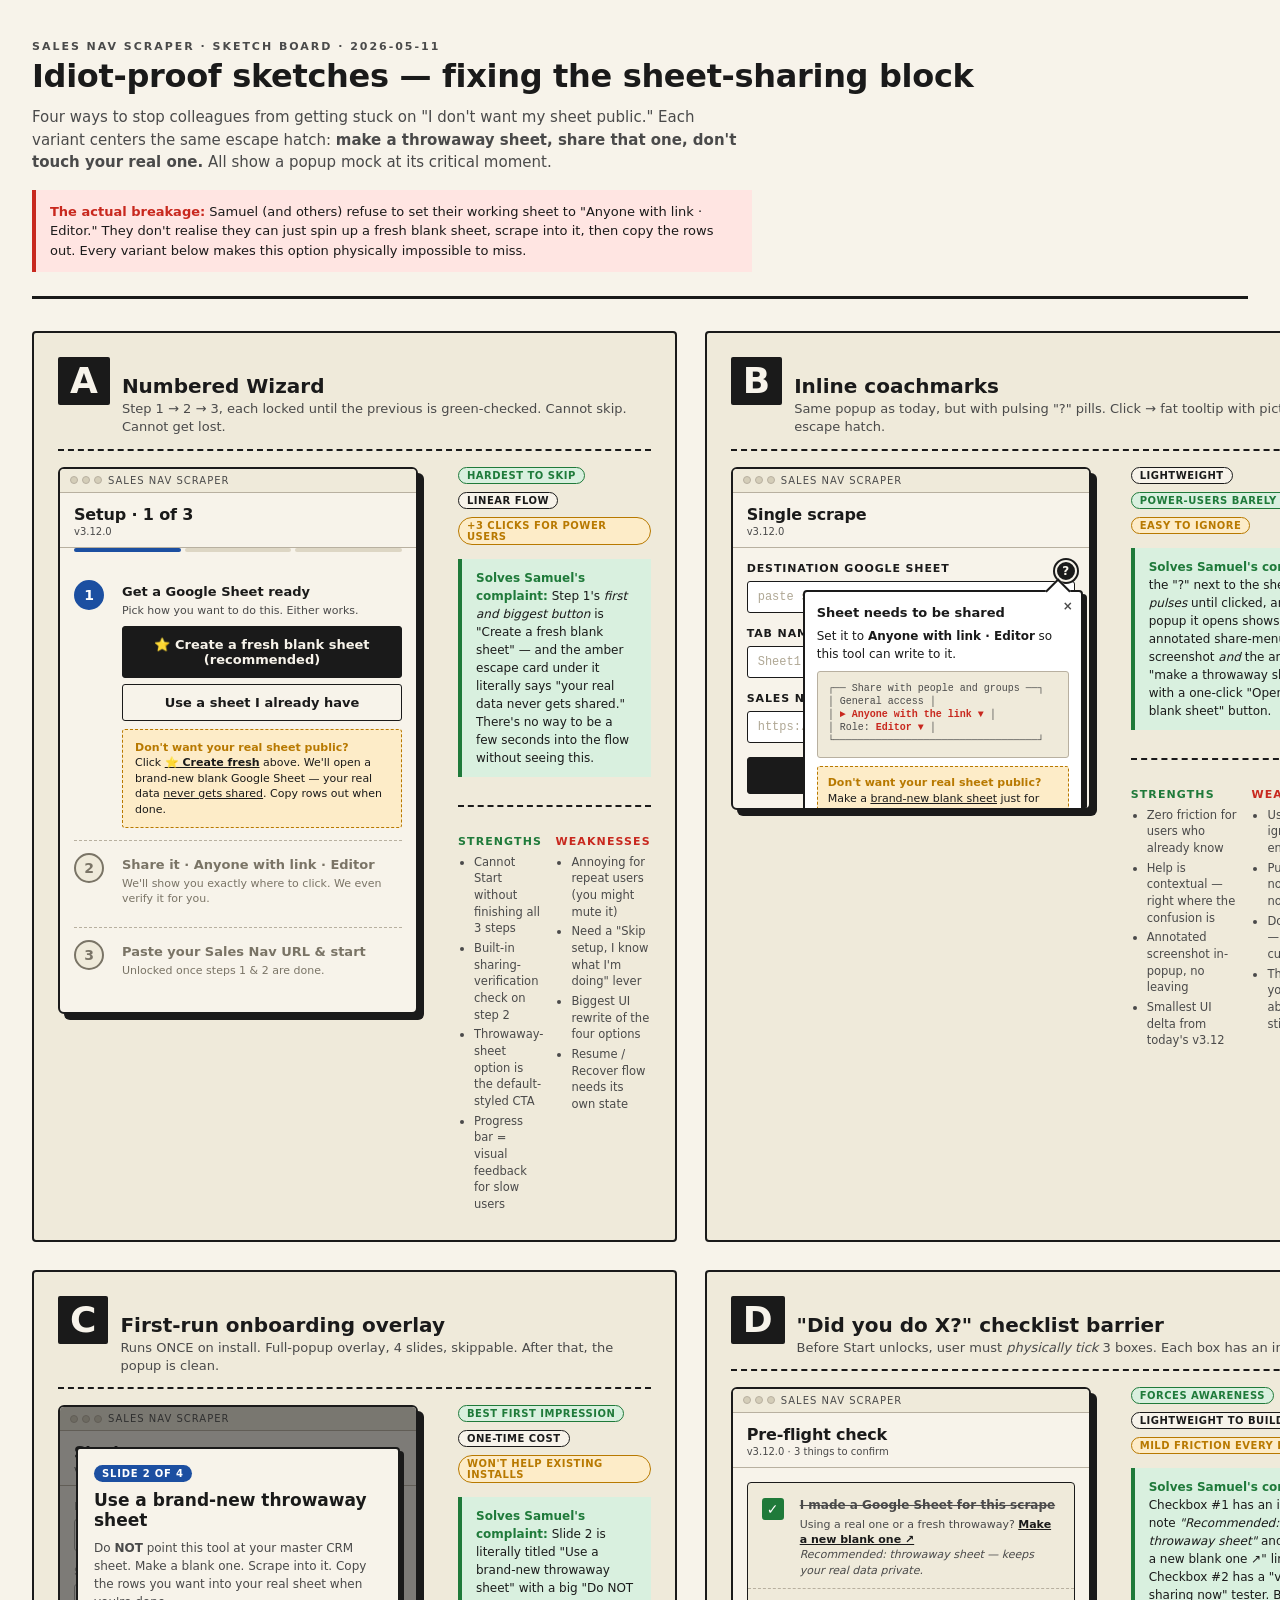
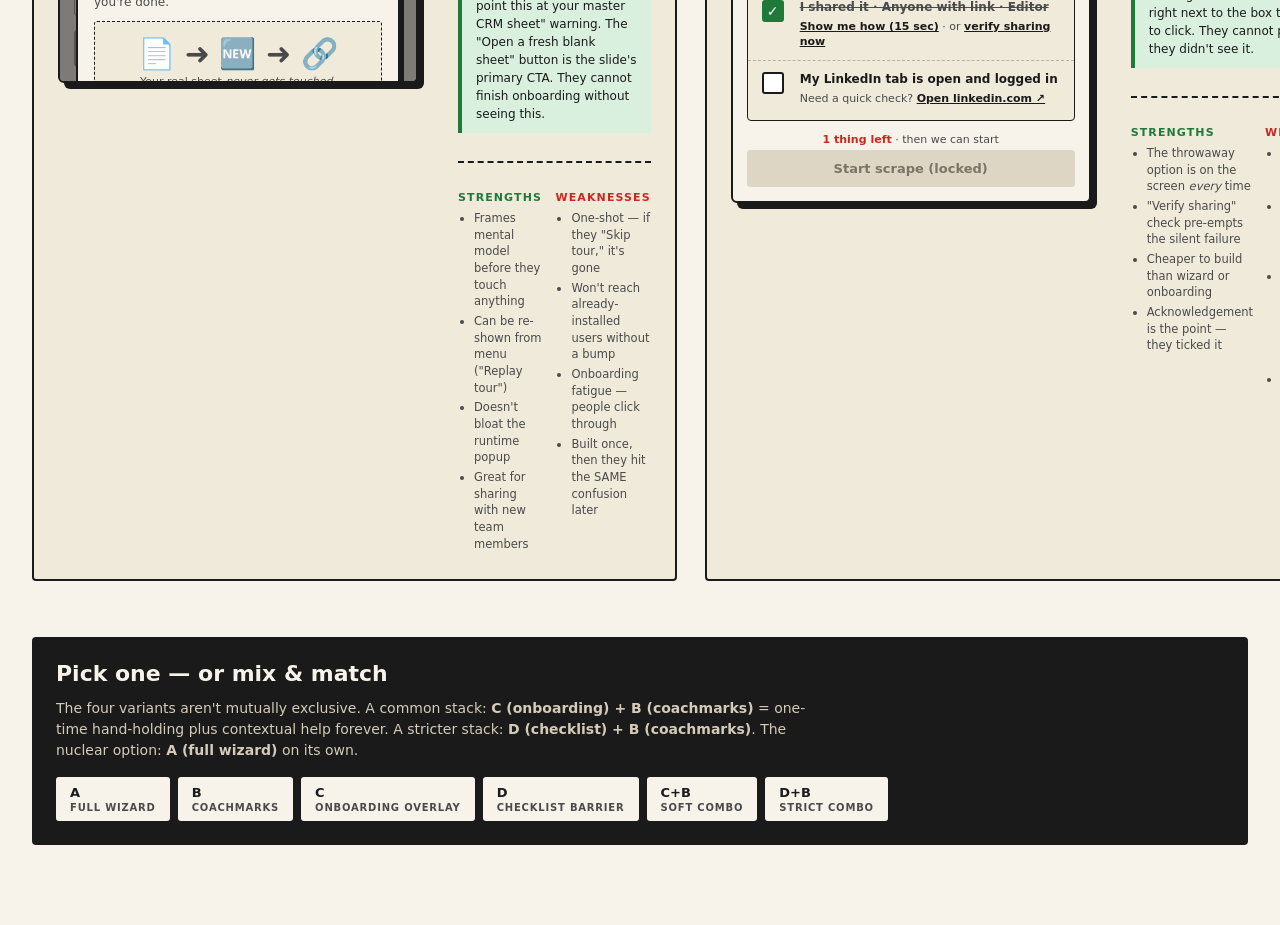
<file: sketches/idiot-proof-sketch.html>
<!doctype html>
<html lang="en">
<head>
<meta charset="utf-8">
<title>Idiot-Proof Sketches — Sales Nav Scraper</title>
<style>
  :root {
    --paper: #f7f3ea;
    --paper-2: #efeada;
    --ink: #1a1a1a;
    --ink-soft: #4a4a4a;
    --rule: #1a1a1a;
    --rule-soft: #b8b0a0;
    --red: #c8281e;
    --red-soft: #ffe5e2;
    --green: #1f7a3a;
    --green-soft: #d9f0df;
    --amber: #b87900;
    --amber-soft: #fdecc8;
    --blue: #1c4fa1;
    --blue-soft: #dde7f8;
    --lock: #7a7466;
    --lock-soft: #ddd6c4;
  }
  * { box-sizing: border-box; }
  html, body {
    background: var(--paper);
    color: var(--ink);
    font-family: -apple-system, BlinkMacSystemFont, "Segoe UI", Inter, system-ui, sans-serif;
    margin: 0;
    padding: 0;
    -webkit-font-smoothing: antialiased;
  }
  .page {
    max-width: 1480px;
    margin: 0 auto;
    padding: 40px 32px 80px;
  }
  header.banner {
    border-bottom: 3px solid var(--ink);
    padding-bottom: 24px;
    margin-bottom: 32px;
  }
  header.banner .eyebrow {
    text-transform: uppercase;
    letter-spacing: 0.18em;
    font-size: 11px;
    font-weight: 700;
    color: var(--ink-soft);
    margin-bottom: 6px;
  }
  header.banner h1 {
    font-size: 32px;
    font-weight: 800;
    line-height: 1.1;
    margin: 0 0 12px;
    letter-spacing: -0.01em;
  }
  header.banner p {
    font-size: 15px;
    line-height: 1.5;
    color: var(--ink-soft);
    max-width: 720px;
    margin: 0;
  }
  header.banner .problem {
    margin-top: 16px;
    padding: 12px 14px;
    background: var(--red-soft);
    border-left: 4px solid var(--red);
    font-size: 13px;
    line-height: 1.5;
    max-width: 720px;
  }
  header.banner .problem b {
    color: var(--red);
  }

  .grid {
    display: grid;
    grid-template-columns: repeat(2, 1fr);
    gap: 28px;
  }
  @media (max-width: 1100px) {
    .grid { grid-template-columns: 1fr; }
  }

  .variant {
    background: var(--paper-2);
    border: 2px solid var(--ink);
    border-radius: 4px;
    padding: 24px;
    display: flex;
    flex-direction: column;
    gap: 16px;
  }
  .variant header {
    display: flex;
    align-items: baseline;
    gap: 12px;
    border-bottom: 2px dashed var(--ink);
    padding-bottom: 12px;
  }
  .variant header .letter {
    font-size: 36px;
    font-weight: 900;
    line-height: 1;
    background: var(--ink);
    color: var(--paper);
    padding: 6px 12px;
    border-radius: 2px;
  }
  .variant header .title {
    font-size: 20px;
    font-weight: 800;
    line-height: 1.15;
    margin: 0;
  }
  .variant header .pitch {
    font-size: 13px;
    color: var(--ink-soft);
    margin-top: 2px;
    line-height: 1.4;
  }
  .variant header .head-text { flex: 1; }

  .body {
    display: grid;
    grid-template-columns: 380px 1fr;
    gap: 20px;
    align-items: start;
  }
  @media (max-width: 720px) {
    .body { grid-template-columns: 1fr; }
  }

  /* ============ Popup mock ============ */
  .popup {
    width: 360px;
    background: var(--paper);
    border: 2px solid var(--ink);
    border-radius: 6px;
    box-shadow: 6px 6px 0 0 var(--ink);
    overflow: hidden;
    font-size: 13px;
    color: var(--ink);
    position: relative;
  }
  .popup .chrome-bar {
    display: flex;
    align-items: center;
    gap: 6px;
    padding: 6px 10px;
    background: var(--paper-2);
    border-bottom: 1px solid var(--rule-soft);
    font-size: 10px;
    text-transform: uppercase;
    letter-spacing: 0.1em;
    color: var(--ink-soft);
  }
  .popup .chrome-bar .dots { display: flex; gap: 4px; }
  .popup .chrome-bar .dot { width: 8px; height: 8px; border-radius: 50%; background: #d4cdb8; border: 1px solid var(--rule-soft); }
  .popup .masthead {
    padding: 12px 14px 10px;
    border-bottom: 1px solid var(--rule-soft);
  }
  .popup .masthead h2 {
    margin: 0;
    font-size: 16px;
    font-weight: 800;
    letter-spacing: -0.01em;
  }
  .popup .masthead .ver {
    font-size: 10px;
    color: var(--ink-soft);
    margin-top: 2px;
  }
  .popup .pad { padding: 14px; }

  /* Field/input mocks */
  .field-label { font-size: 11px; font-weight: 700; text-transform: uppercase; letter-spacing: 0.08em; margin-bottom: 6px; display: block; }
  .field-input {
    border: 1.5px solid var(--ink);
    background: white;
    border-radius: 3px;
    padding: 8px 10px;
    font-size: 12px;
    color: var(--ink-soft);
    font-family: ui-monospace, SFMono-Regular, Menlo, monospace;
  }
  .field-input.full { width: 100%; }
  .field-input.placeholder { color: #b0a895; }

  /* Buttons */
  .btn {
    display: inline-flex;
    align-items: center;
    justify-content: center;
    gap: 6px;
    padding: 8px 14px;
    border: 1.5px solid var(--ink);
    border-radius: 3px;
    background: var(--paper);
    color: var(--ink);
    font-size: 13px;
    font-weight: 700;
    cursor: pointer;
    font-family: inherit;
  }
  .btn.primary { background: var(--ink); color: var(--paper); }
  .btn.disabled, .btn[disabled] {
    background: var(--lock-soft);
    color: var(--lock);
    border-color: var(--lock-soft);
    cursor: not-allowed;
  }
  .btn.full { width: 100%; padding: 10px 14px; }

  /* ============ Variant A — Wizard ============ */
  .wizard-step {
    display: grid;
    grid-template-columns: 36px 1fr;
    gap: 12px;
    padding: 12px 0;
    border-bottom: 1px dashed var(--rule-soft);
  }
  .wizard-step:last-of-type { border-bottom: none; }
  .wizard-step .num {
    width: 30px;
    height: 30px;
    border-radius: 50%;
    background: var(--paper-2);
    border: 2px solid var(--lock);
    color: var(--lock);
    font-weight: 800;
    display: flex;
    align-items: center;
    justify-content: center;
    font-size: 14px;
  }
  .wizard-step.active .num {
    background: var(--blue);
    border-color: var(--blue);
    color: white;
  }
  .wizard-step.done .num {
    background: var(--green);
    border-color: var(--green);
    color: white;
  }
  .wizard-step.done .num::after { content: "✓"; }
  .wizard-step.done .num span { display: none; }
  .wizard-step .step-title { font-weight: 800; font-size: 13px; margin: 4px 0 4px; }
  .wizard-step.locked .step-title,
  .wizard-step.locked .step-sub { color: var(--lock); }
  .wizard-step .step-sub { font-size: 11px; color: var(--ink-soft); line-height: 1.4; margin-bottom: 8px; }
  .wizard-step .step-actions { display: flex; flex-direction: column; gap: 6px; }
  .escape-card {
    margin-top: 8px;
    padding: 10px 12px;
    background: var(--amber-soft);
    border: 1.5px dashed var(--amber);
    border-radius: 3px;
    font-size: 11px;
    line-height: 1.4;
  }
  .escape-card b { color: var(--amber); }
  .escape-card a, .escape-card .link {
    color: var(--ink);
    text-decoration: underline;
    font-weight: 700;
    cursor: pointer;
  }
  .wizard-progress {
    display: flex;
    gap: 4px;
    padding: 0 14px 12px;
  }
  .wizard-progress .bar {
    flex: 1;
    height: 4px;
    background: var(--lock-soft);
    border-radius: 2px;
  }
  .wizard-progress .bar.done { background: var(--green); }
  .wizard-progress .bar.active { background: var(--blue); }

  /* ============ Variant B — Coachmarks ============ */
  .coach-row { position: relative; margin-bottom: 12px; }
  .help-pill {
    position: absolute;
    top: -2px;
    right: -2px;
    width: 22px;
    height: 22px;
    border-radius: 50%;
    background: var(--ink);
    color: var(--paper);
    font-size: 12px;
    font-weight: 800;
    display: flex;
    align-items: center;
    justify-content: center;
    cursor: pointer;
    border: 2px solid var(--paper);
    box-shadow: 0 0 0 2px var(--ink);
  }
  .help-pill.pulse {
    animation: pulse 1.8s infinite;
  }
  @keyframes pulse {
    0%, 100% { transform: scale(1); }
    50% { transform: scale(1.12); }
  }
  .coach-bubble {
    position: absolute;
    top: 28px;
    right: -8px;
    width: 280px;
    background: white;
    border: 2px solid var(--ink);
    border-radius: 4px;
    box-shadow: 4px 4px 0 0 var(--ink);
    padding: 12px;
    z-index: 5;
    font-size: 12px;
    line-height: 1.45;
  }
  .coach-bubble::before {
    content: "";
    position: absolute;
    top: -10px;
    right: 14px;
    width: 16px;
    height: 16px;
    background: white;
    border-left: 2px solid var(--ink);
    border-top: 2px solid var(--ink);
    transform: rotate(45deg);
  }
  .coach-bubble h4 {
    margin: 0 0 6px;
    font-size: 13px;
    font-weight: 800;
  }
  .coach-bubble .mini-shot {
    margin: 8px 0;
    background: var(--paper-2);
    border: 1px solid var(--rule-soft);
    border-radius: 3px;
    padding: 10px;
    font-size: 10px;
    line-height: 1.3;
    font-family: ui-monospace, monospace;
    color: var(--ink-soft);
    position: relative;
  }
  .coach-bubble .mini-shot .annot {
    position: absolute;
    color: var(--red);
    font-weight: 800;
    font-size: 10px;
  }
  .coach-bubble .escape-mini {
    margin-top: 8px;
    padding: 8px 10px;
    background: var(--amber-soft);
    border: 1px dashed var(--amber);
    border-radius: 3px;
    font-size: 11px;
    line-height: 1.4;
  }
  .coach-bubble .escape-mini b { color: var(--amber); }
  .coach-bubble .close-x {
    position: absolute;
    top: 6px;
    right: 8px;
    cursor: pointer;
    font-weight: 800;
    color: var(--ink-soft);
  }

  /* ============ Variant C — First-run overlay ============ */
  .overlay-shell {
    position: relative;
  }
  .overlay-shell::before {
    content: "";
    position: absolute;
    inset: 0;
    background: rgba(26,26,26,0.55);
    z-index: 2;
  }
  .overlay-card {
    position: absolute;
    top: 40px;
    left: 16px;
    right: 16px;
    z-index: 3;
    background: var(--paper);
    border: 2px solid var(--ink);
    border-radius: 4px;
    padding: 16px;
    box-shadow: 4px 4px 0 0 var(--ink);
  }
  .overlay-card .step-pill {
    display: inline-block;
    background: var(--blue);
    color: white;
    font-size: 10px;
    font-weight: 800;
    text-transform: uppercase;
    padding: 3px 8px;
    border-radius: 100px;
    letter-spacing: 0.08em;
    margin-bottom: 8px;
  }
  .overlay-card h3 {
    margin: 0 0 8px;
    font-size: 17px;
    font-weight: 800;
    line-height: 1.2;
  }
  .overlay-card p {
    margin: 0 0 10px;
    font-size: 12px;
    line-height: 1.5;
    color: var(--ink-soft);
  }
  .overlay-card .ill {
    background: var(--paper-2);
    border: 1.5px dashed var(--ink);
    border-radius: 3px;
    padding: 14px;
    text-align: center;
    margin: 8px 0 12px;
    font-size: 11px;
    color: var(--ink-soft);
  }
  .overlay-card .ill .big {
    font-size: 30px;
    margin-bottom: 4px;
  }
  .overlay-card .pip-row {
    display: flex;
    gap: 4px;
    margin: 12px 0 8px;
    justify-content: center;
  }
  .overlay-card .pip { width: 8px; height: 8px; border-radius: 50%; background: var(--lock-soft); }
  .overlay-card .pip.on { background: var(--ink); }
  .overlay-card .nav-row {
    display: flex;
    gap: 8px;
    align-items: center;
  }
  .overlay-card .nav-row .spacer { flex: 1; }
  .overlay-card .skip {
    font-size: 11px;
    color: var(--ink-soft);
    cursor: pointer;
    text-decoration: underline;
  }

  /* ============ Variant D — Checklist barrier ============ */
  .checklist {
    background: var(--paper-2);
    border: 1.5px solid var(--ink);
    border-radius: 4px;
    padding: 4px 0;
    margin-bottom: 12px;
  }
  .checklist .row {
    display: grid;
    grid-template-columns: 28px 1fr;
    gap: 10px;
    padding: 10px 14px;
    align-items: start;
    border-bottom: 1px dashed var(--rule-soft);
  }
  .checklist .row:last-child { border-bottom: none; }
  .checklist .check {
    width: 22px;
    height: 22px;
    border: 2px solid var(--ink);
    border-radius: 3px;
    background: white;
    display: flex;
    align-items: center;
    justify-content: center;
    font-size: 14px;
    font-weight: 900;
    color: white;
    margin-top: 1px;
  }
  .checklist .row.checked .check {
    background: var(--green);
    border-color: var(--green);
  }
  .checklist .row.checked .check::after { content: "✓"; }
  .checklist .row .label {
    font-size: 12px;
    line-height: 1.4;
    font-weight: 600;
  }
  .checklist .row .sub {
    font-size: 11px;
    color: var(--ink-soft);
    margin-top: 3px;
    line-height: 1.4;
  }
  .checklist .row .sub a, .checklist .row .sub .link {
    color: var(--ink);
    font-weight: 700;
    text-decoration: underline;
    cursor: pointer;
  }
  .checklist .row.checked .label { color: var(--ink-soft); text-decoration: line-through; }

  .barrier-status {
    font-size: 11px;
    text-align: center;
    margin: 8px 0 4px;
    color: var(--ink-soft);
  }
  .barrier-status b { color: var(--red); }

  /* ============ Right column: pros/cons + colleague callout ============ */
  .side {
    display: flex;
    flex-direction: column;
    gap: 14px;
    font-size: 13px;
  }
  .colleague {
    background: var(--green-soft);
    border-left: 4px solid var(--green);
    padding: 10px 14px;
    font-size: 12px;
    line-height: 1.5;
  }
  .colleague b { color: var(--green); }

  .pc { display: grid; grid-template-columns: 1fr 1fr; gap: 12px; }
  .pc h5 {
    margin: 0 0 6px;
    font-size: 11px;
    font-weight: 800;
    text-transform: uppercase;
    letter-spacing: 0.1em;
  }
  .pc .pros h5 { color: var(--green); }
  .pc .cons h5 { color: var(--red); }
  .pc ul { margin: 0; padding-left: 16px; }
  .pc li { font-size: 11.5px; line-height: 1.45; margin-bottom: 3px; color: var(--ink-soft); }

  .meta-bar {
    display: flex;
    gap: 8px;
    flex-wrap: wrap;
    font-size: 10px;
  }
  .tag {
    background: var(--paper);
    border: 1px solid var(--ink);
    border-radius: 100px;
    padding: 2px 8px;
    font-weight: 700;
    text-transform: uppercase;
    letter-spacing: 0.05em;
  }
  .tag.warn { background: var(--amber-soft); border-color: var(--amber); color: var(--amber); }
  .tag.good { background: var(--green-soft); border-color: var(--green); color: var(--green); }

  /* ============ Footer chooser ============ */
  footer.chooser {
    margin-top: 56px;
    padding: 24px;
    background: var(--ink);
    color: var(--paper);
    border-radius: 4px;
  }
  footer.chooser h2 {
    margin: 0 0 12px;
    font-size: 22px;
    font-weight: 800;
  }
  footer.chooser p {
    margin: 0 0 16px;
    font-size: 14px;
    line-height: 1.5;
    color: #d4ccb8;
    max-width: 760px;
  }
  footer.chooser .vote-row {
    display: flex;
    gap: 8px;
    flex-wrap: wrap;
  }
  footer.chooser .vote {
    background: var(--paper);
    color: var(--ink);
    padding: 8px 14px;
    border-radius: 3px;
    font-weight: 800;
    font-size: 13px;
  }
  footer.chooser .vote .small {
    display: block;
    font-size: 10px;
    font-weight: 600;
    text-transform: uppercase;
    letter-spacing: 0.08em;
    margin-top: 2px;
    color: var(--ink-soft);
  }

  hr.sep {
    border: none;
    border-top: 2px dashed var(--ink);
    margin: 14px 0;
  }
</style>
</head>
<body>
<div class="page">

  <header class="banner">
    <div class="eyebrow">Sales Nav Scraper · sketch board · 2026-05-11</div>
    <h1>Idiot-proof sketches — fixing the sheet-sharing block</h1>
    <p>
      Four ways to stop colleagues from getting stuck on "I don't want my sheet public."
      Each variant centers the same escape hatch: <b>make a throwaway sheet, share that one, don't touch your real one.</b>
      All show a popup mock at its critical moment.
    </p>
    <div class="problem">
      <b>The actual breakage:</b> Samuel (and others) refuse to set their working sheet to "Anyone with link · Editor."
      They don't realise they can just spin up a fresh blank sheet, scrape into it, then copy the rows out.
      Every variant below makes this option physically impossible to miss.
    </div>
  </header>

  <div class="grid">

    <!-- ============================================================ -->
    <!-- VARIANT A — NUMBERED WIZARD                                 -->
    <!-- ============================================================ -->
    <section class="variant">
      <header>
        <div class="letter">A</div>
        <div class="head-text">
          <div class="title">Numbered Wizard</div>
          <div class="pitch">Step 1 → 2 → 3, each locked until the previous is green-checked. Cannot skip. Cannot get lost.</div>
        </div>
      </header>

      <div class="body">
        <div class="popup">
          <div class="chrome-bar">
            <div class="dots"><span class="dot"></span><span class="dot"></span><span class="dot"></span></div>
            <span>Sales Nav Scraper</span>
          </div>
          <div class="masthead">
            <h2>Setup · 1 of 3</h2>
            <div class="ver">v3.12.0</div>
          </div>
          <div class="wizard-progress">
            <div class="bar active"></div>
            <div class="bar"></div>
            <div class="bar"></div>
          </div>
          <div class="pad" style="padding-top: 4px;">

            <div class="wizard-step active">
              <div class="num"><span>1</span></div>
              <div>
                <div class="step-title">Get a Google Sheet ready</div>
                <div class="step-sub">Pick how you want to do this. Either works.</div>
                <div class="step-actions">
                  <button class="btn primary full">⭐ Create a fresh blank sheet (recommended)</button>
                  <button class="btn full">Use a sheet I already have</button>
                </div>
                <div class="escape-card">
                  <b>Don't want your real sheet public?</b><br>
                  Click <span class="link">⭐ Create fresh</span> above. We'll open a brand-new blank Google Sheet —
                  your real data <u>never gets shared</u>. Copy rows out when done.
                </div>
              </div>
            </div>

            <div class="wizard-step locked">
              <div class="num"><span>2</span></div>
              <div>
                <div class="step-title">Share it · Anyone with link · Editor</div>
                <div class="step-sub">We'll show you exactly where to click. We even verify it for you.</div>
              </div>
            </div>

            <div class="wizard-step locked">
              <div class="num"><span>3</span></div>
              <div>
                <div class="step-title">Paste your Sales Nav URL & start</div>
                <div class="step-sub">Unlocked once steps 1 & 2 are done.</div>
              </div>
            </div>

          </div>
        </div>

        <div class="side">
          <div class="meta-bar">
            <span class="tag good">Hardest to skip</span>
            <span class="tag">Linear flow</span>
            <span class="tag warn">+3 clicks for power users</span>
          </div>

          <div class="colleague">
            <b>Solves Samuel's complaint:</b> Step 1's <i>first and biggest button</i> is "Create a fresh blank sheet" — and the
            amber escape card under it literally says "your real data never gets shared." There's no way to be a few seconds
            into the flow without seeing this.
          </div>

          <hr class="sep">

          <div class="pc">
            <div class="pros">
              <h5>Strengths</h5>
              <ul>
                <li>Cannot Start without finishing all 3 steps</li>
                <li>Built-in sharing-verification check on step 2</li>
                <li>Throwaway-sheet option is the default-styled CTA</li>
                <li>Progress bar = visual feedback for slow users</li>
              </ul>
            </div>
            <div class="cons">
              <h5>Weaknesses</h5>
              <ul>
                <li>Annoying for repeat users (you might mute it)</li>
                <li>Need a "Skip setup, I know what I'm doing" lever</li>
                <li>Biggest UI rewrite of the four options</li>
                <li>Resume / Recover flow needs its own state</li>
              </ul>
            </div>
          </div>
        </div>
      </div>
    </section>

    <!-- ============================================================ -->
    <!-- VARIANT B — INLINE COACHMARKS                                -->
    <!-- ============================================================ -->
    <section class="variant">
      <header>
        <div class="letter">B</div>
        <div class="head-text">
          <div class="title">Inline coachmarks</div>
          <div class="pitch">Same popup as today, but with pulsing "?" pills. Click → fat tooltip with picture + escape hatch.</div>
        </div>
      </header>

      <div class="body">
        <div class="popup">
          <div class="chrome-bar">
            <div class="dots"><span class="dot"></span><span class="dot"></span><span class="dot"></span></div>
            <span>Sales Nav Scraper</span>
          </div>
          <div class="masthead">
            <h2>Single scrape</h2>
            <div class="ver">v3.12.0</div>
          </div>
          <div class="pad">

            <div class="coach-row">
              <span class="field-label">Destination Google Sheet</span>
              <div class="field-input full placeholder">paste sheet URL…</div>
              <span class="help-pill pulse">?</span>

              <div class="coach-bubble">
                <span class="close-x">×</span>
                <h4>Sheet needs to be shared</h4>
                Set it to <b>Anyone with link · Editor</b> so this tool can write to it.
                <div class="mini-shot">
                  ┌── Share with people and groups ──┐<br>
                  │ General access                   │<br>
                  │ <span style="color:var(--red); font-weight:800;">► Anyone with the link  ▼</span> │<br>
                  │   Role: <span style="color:var(--red); font-weight:800;">Editor ▼</span>               │<br>
                  └──────────────────────────────────┘
                </div>
                <div class="escape-mini">
                  <b>Don't want your real sheet public?</b><br>
                  Make a <u>brand-new blank sheet</u> just for this. Scrape into it, copy rows out when done.
                  <br><br>
                  <button class="btn full" style="margin-top: 4px; background: white;">Open fresh blank sheet ↗</button>
                </div>
              </div>
            </div>

            <div style="margin-top: 14px;">
              <span class="field-label">Tab name</span>
              <div class="field-input full placeholder">Sheet1</div>
            </div>

            <div style="margin-top: 14px;">
              <span class="field-label">Sales Nav URL</span>
              <div class="field-input full placeholder">https://www.linkedin.com/sales/…</div>
            </div>

            <button class="btn primary full" style="margin-top: 14px;">Start scrape</button>
          </div>
        </div>

        <div class="side">
          <div class="meta-bar">
            <span class="tag">Lightweight</span>
            <span class="tag good">Power-users barely notice</span>
            <span class="tag warn">Easy to ignore</span>
          </div>

          <div class="colleague">
            <b>Solves Samuel's complaint:</b> the "?" next to the sheet field <i>pulses</i> until clicked, and the popup it opens
            shows both the annotated share-menu screenshot <i>and</i> the amber "make a throwaway sheet" card with a one-click
            "Open fresh blank sheet" button.
          </div>

          <hr class="sep">

          <div class="pc">
            <div class="pros">
              <h5>Strengths</h5>
              <ul>
                <li>Zero friction for users who already know</li>
                <li>Help is contextual — right where the confusion is</li>
                <li>Annotated screenshot in-popup, no leaving</li>
                <li>Smallest UI delta from today's v3.12</li>
              </ul>
            </div>
            <div class="cons">
              <h5>Weaknesses</h5>
              <ul>
                <li>Users can ignore the "?" entirely</li>
                <li>Pulse may feel noisy if they're not stuck</li>
                <li>Doesn't enforce — relies on curiosity</li>
                <li>The colleagues you're worried about… may still skip</li>
              </ul>
            </div>
          </div>
        </div>
      </div>
    </section>

    <!-- ============================================================ -->
    <!-- VARIANT C — FIRST-RUN OVERLAY                                -->
    <!-- ============================================================ -->
    <section class="variant">
      <header>
        <div class="letter">C</div>
        <div class="head-text">
          <div class="title">First-run onboarding overlay</div>
          <div class="pitch">Runs ONCE on install. Full-popup overlay, 4 slides, skippable. After that, the popup is clean.</div>
        </div>
      </header>

      <div class="body">
        <div class="popup overlay-shell">
          <div class="chrome-bar">
            <div class="dots"><span class="dot"></span><span class="dot"></span><span class="dot"></span></div>
            <span>Sales Nav Scraper</span>
          </div>
          <div class="masthead">
            <h2>Single scrape</h2>
            <div class="ver">v3.12.0</div>
          </div>
          <div class="pad" style="opacity: 0.4;">
            <span class="field-label">Destination Google Sheet</span>
            <div class="field-input full placeholder">paste sheet URL…</div>
            <div style="margin-top: 14px;">
              <span class="field-label">Sales Nav URL</span>
              <div class="field-input full placeholder">https://www.linkedin.com/sales/…</div>
            </div>
            <button class="btn primary full" style="margin-top: 14px;">Start scrape</button>
          </div>

          <div class="overlay-card">
            <span class="step-pill">Slide 2 of 4</span>
            <h3>Use a brand-new throwaway sheet</h3>
            <p>
              Do <b>NOT</b> point this tool at your master CRM sheet. Make a blank one. Scrape into it.
              Copy the rows you want into your real sheet when you're done.
            </p>
            <div class="ill">
              <div class="big">📄 ➜ 🆕 ➜ 🔗</div>
              Your real sheet <i>never gets touched</i>.<br>
              Throwaway sheet does all the dirty work.
            </div>
            <button class="btn primary full">Open a fresh blank sheet ↗</button>
            <div class="pip-row">
              <span class="pip"></span><span class="pip on"></span><span class="pip"></span><span class="pip"></span>
            </div>
            <div class="nav-row">
              <button class="btn">← Back</button>
              <div class="spacer"></div>
              <span class="skip">Skip tour</span>
              <button class="btn primary">Next →</button>
            </div>
          </div>
        </div>

        <div class="side">
          <div class="meta-bar">
            <span class="tag good">Best first impression</span>
            <span class="tag">One-time cost</span>
            <span class="tag warn">Won't help existing installs</span>
          </div>

          <div class="colleague">
            <b>Solves Samuel's complaint:</b> Slide 2 is literally titled "Use a brand-new throwaway sheet" with a big "Do NOT
            point this at your master CRM sheet" warning. The "Open a fresh blank sheet" button is the slide's primary CTA.
            They cannot finish onboarding without seeing this.
          </div>

          <hr class="sep">

          <div class="pc">
            <div class="pros">
              <h5>Strengths</h5>
              <ul>
                <li>Frames mental model before they touch anything</li>
                <li>Can be re-shown from menu ("Replay tour")</li>
                <li>Doesn't bloat the runtime popup</li>
                <li>Great for sharing with new team members</li>
              </ul>
            </div>
            <div class="cons">
              <h5>Weaknesses</h5>
              <ul>
                <li>One-shot — if they "Skip tour," it's gone</li>
                <li>Won't reach already-installed users without a bump</li>
                <li>Onboarding fatigue — people click through</li>
                <li>Built once, then they hit the SAME confusion later</li>
              </ul>
            </div>
          </div>
        </div>
      </div>
    </section>

    <!-- ============================================================ -->
    <!-- VARIANT D — CHECKLIST BARRIER                                -->
    <!-- ============================================================ -->
    <section class="variant">
      <header>
        <div class="letter">D</div>
        <div class="head-text">
          <div class="title">"Did you do X?" checklist barrier</div>
          <div class="pitch">Before Start unlocks, user must <i>physically tick</i> 3 boxes. Each box has an inline how-to.</div>
        </div>
      </header>

      <div class="body">
        <div class="popup">
          <div class="chrome-bar">
            <div class="dots"><span class="dot"></span><span class="dot"></span><span class="dot"></span></div>
            <span>Sales Nav Scraper</span>
          </div>
          <div class="masthead">
            <h2>Pre-flight check</h2>
            <div class="ver">v3.12.0 · 3 things to confirm</div>
          </div>
          <div class="pad">

            <div class="checklist">
              <div class="row checked">
                <div class="check"></div>
                <div>
                  <div class="label">I made a Google Sheet for this scrape</div>
                  <div class="sub">
                    Using a real one or a fresh throwaway? <span class="link">Make a new blank one ↗</span>
                    <br><i>Recommended: throwaway sheet — keeps your real data private.</i>
                  </div>
                </div>
              </div>

              <div class="row checked">
                <div class="check"></div>
                <div>
                  <div class="label">I shared it · Anyone with link · Editor</div>
                  <div class="sub">
                    <span class="link">Show me how (15 sec)</span> · or <span class="link">verify sharing now</span>
                  </div>
                </div>
              </div>

              <div class="row">
                <div class="check"></div>
                <div>
                  <div class="label">My LinkedIn tab is open and logged in</div>
                  <div class="sub">
                    Need a quick check? <span class="link">Open linkedin.com ↗</span>
                  </div>
                </div>
              </div>
            </div>

            <div class="barrier-status">
              <b>1 thing left</b> · then we can start
            </div>

            <button class="btn primary full" disabled>Start scrape (locked)</button>
          </div>
        </div>

        <div class="side">
          <div class="meta-bar">
            <span class="tag good">Forces awareness</span>
            <span class="tag">Lightweight to build</span>
            <span class="tag warn">Mild friction every launch</span>
          </div>

          <div class="colleague">
            <b>Solves Samuel's complaint:</b> Checkbox #1 has an inline italic note <i>"Recommended: throwaway sheet"</i> and a
            "Make a new blank one ↗" link. Checkbox #2 has a "verify sharing now" tester. Both are right next to the box they
            <i>have</i> to click. They cannot pretend they didn't see it.
          </div>

          <hr class="sep">

          <div class="pc">
            <div class="pros">
              <h5>Strengths</h5>
              <ul>
                <li>The throwaway option is on the screen <i>every</i> time</li>
                <li>"Verify sharing" check pre-empts the silent failure</li>
                <li>Cheaper to build than wizard or onboarding</li>
                <li>Acknowledgement is the point — they ticked it</li>
              </ul>
            </div>
            <div class="cons">
              <h5>Weaknesses</h5>
              <ul>
                <li>Adds friction on every single launch</li>
                <li>People will tick mindlessly after run #3</li>
                <li>Needs a "remember my answers for this session" option</li>
                <li>Less effective than wizard at gating real failure</li>
              </ul>
            </div>
          </div>
        </div>
      </div>
    </section>

  </div>

  <footer class="chooser">
    <h2>Pick one — or mix & match</h2>
    <p>
      The four variants aren't mutually exclusive. A common stack: <b>C (onboarding) + B (coachmarks)</b> = one-time hand-holding plus
      contextual help forever. A stricter stack: <b>D (checklist) + B (coachmarks)</b>. The nuclear option: <b>A (full wizard)</b> on its own.
    </p>
    <div class="vote-row">
      <div class="vote">A <span class="small">Full Wizard</span></div>
      <div class="vote">B <span class="small">Coachmarks</span></div>
      <div class="vote">C <span class="small">Onboarding overlay</span></div>
      <div class="vote">D <span class="small">Checklist barrier</span></div>
      <div class="vote">C+B <span class="small">Soft combo</span></div>
      <div class="vote">D+B <span class="small">Strict combo</span></div>
    </div>
  </footer>

</div>
</body>
</html>
</file>
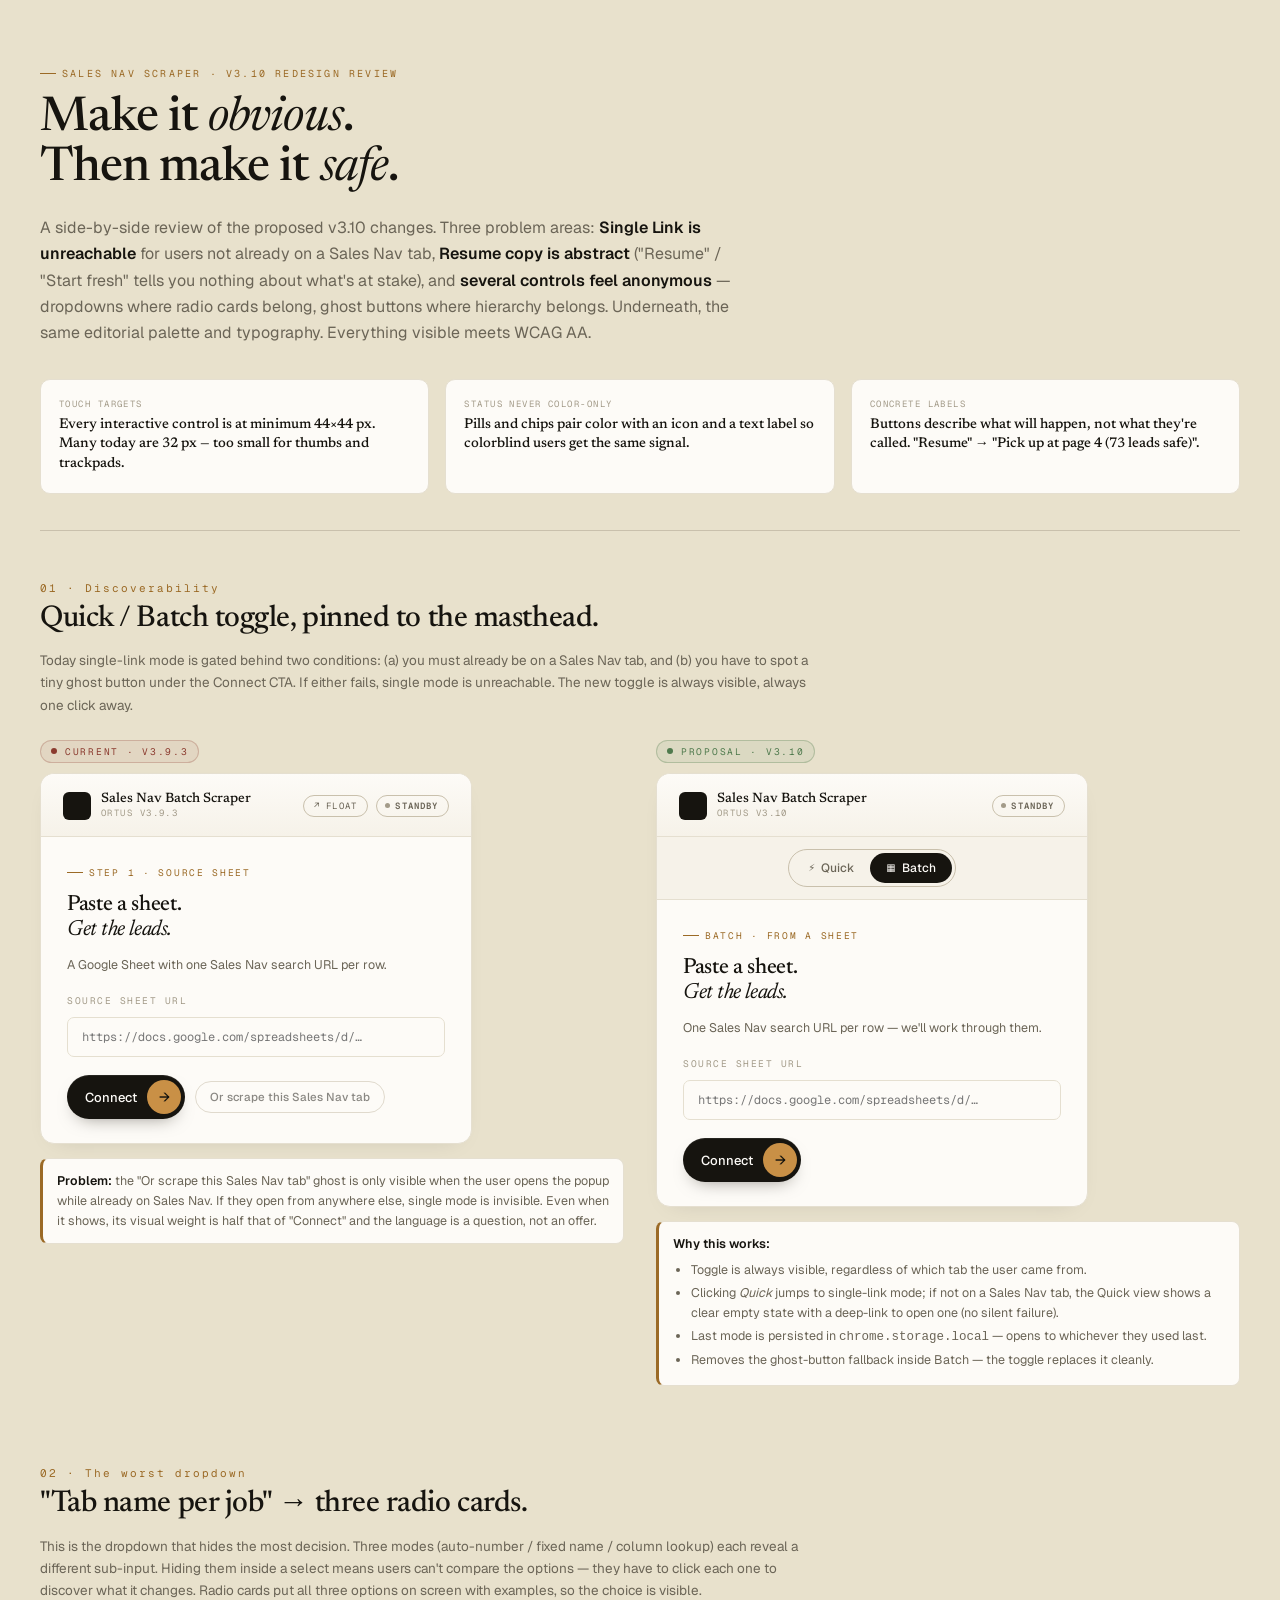
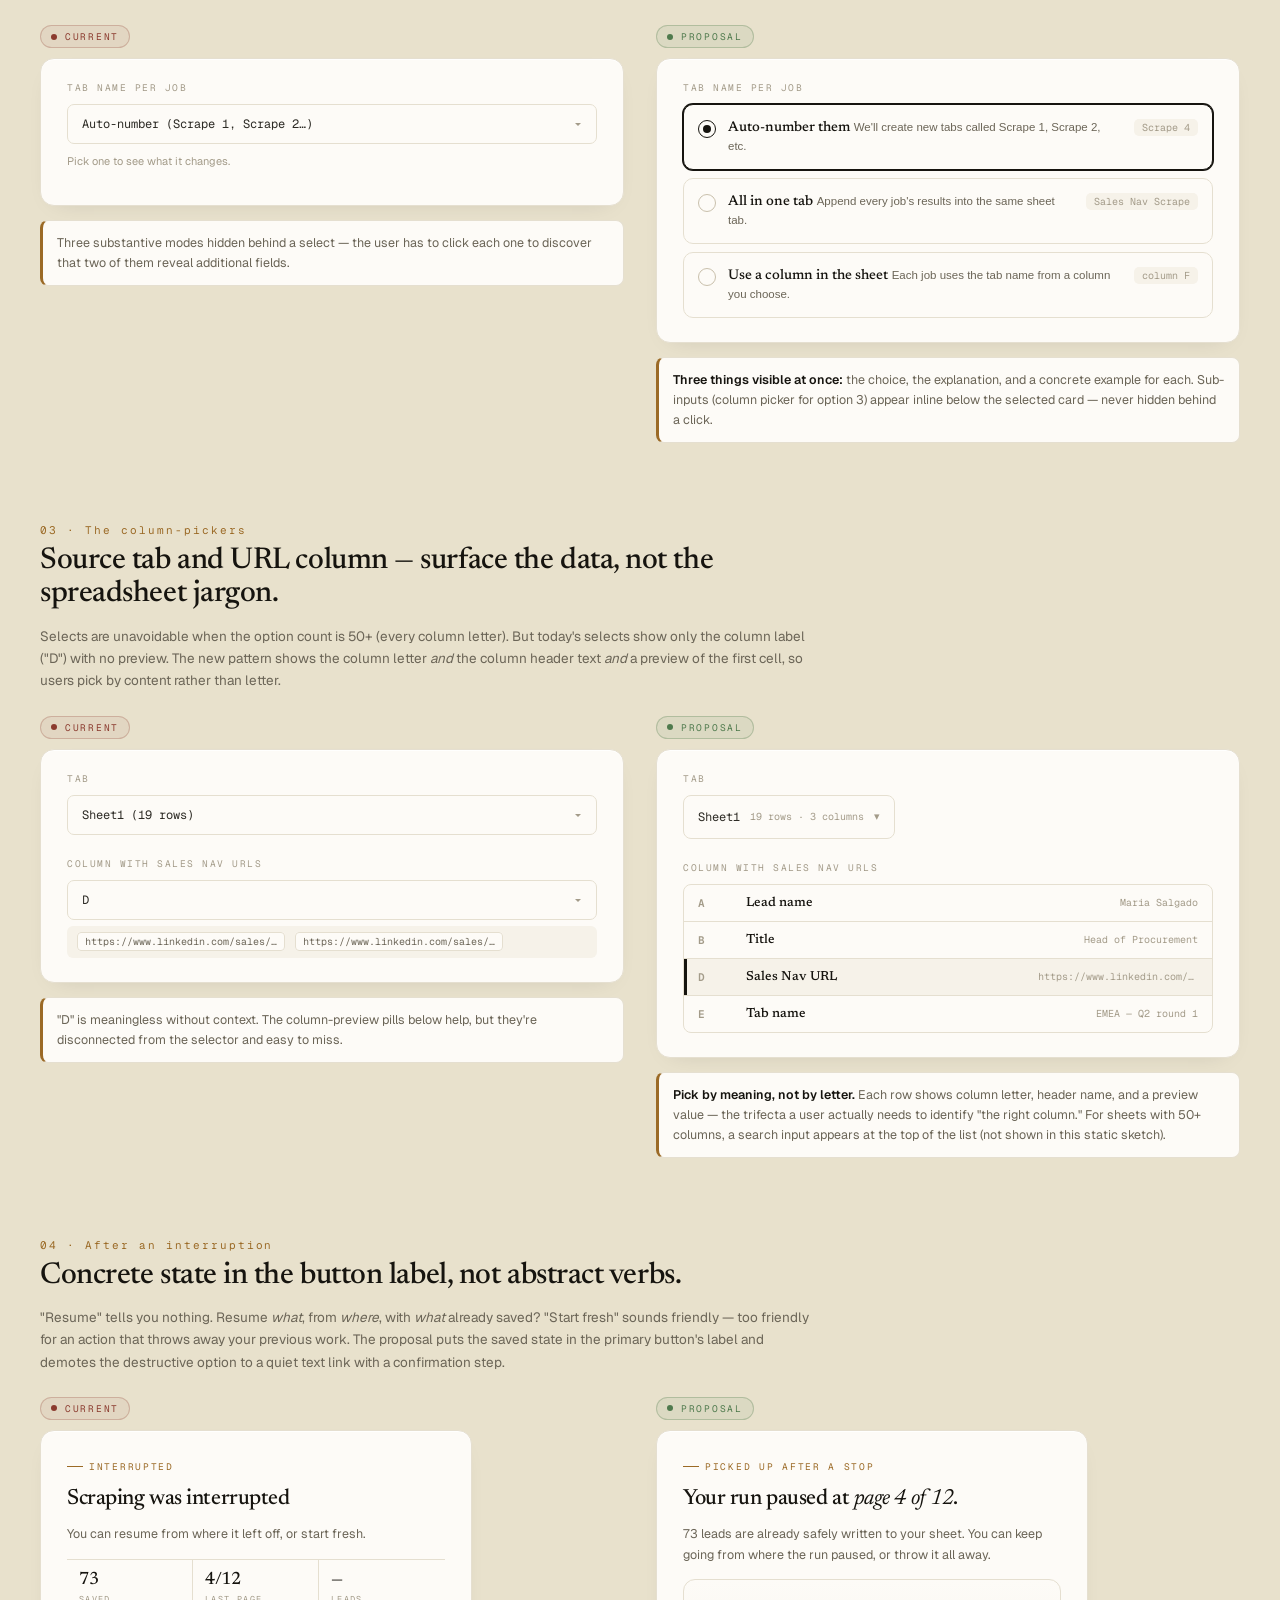
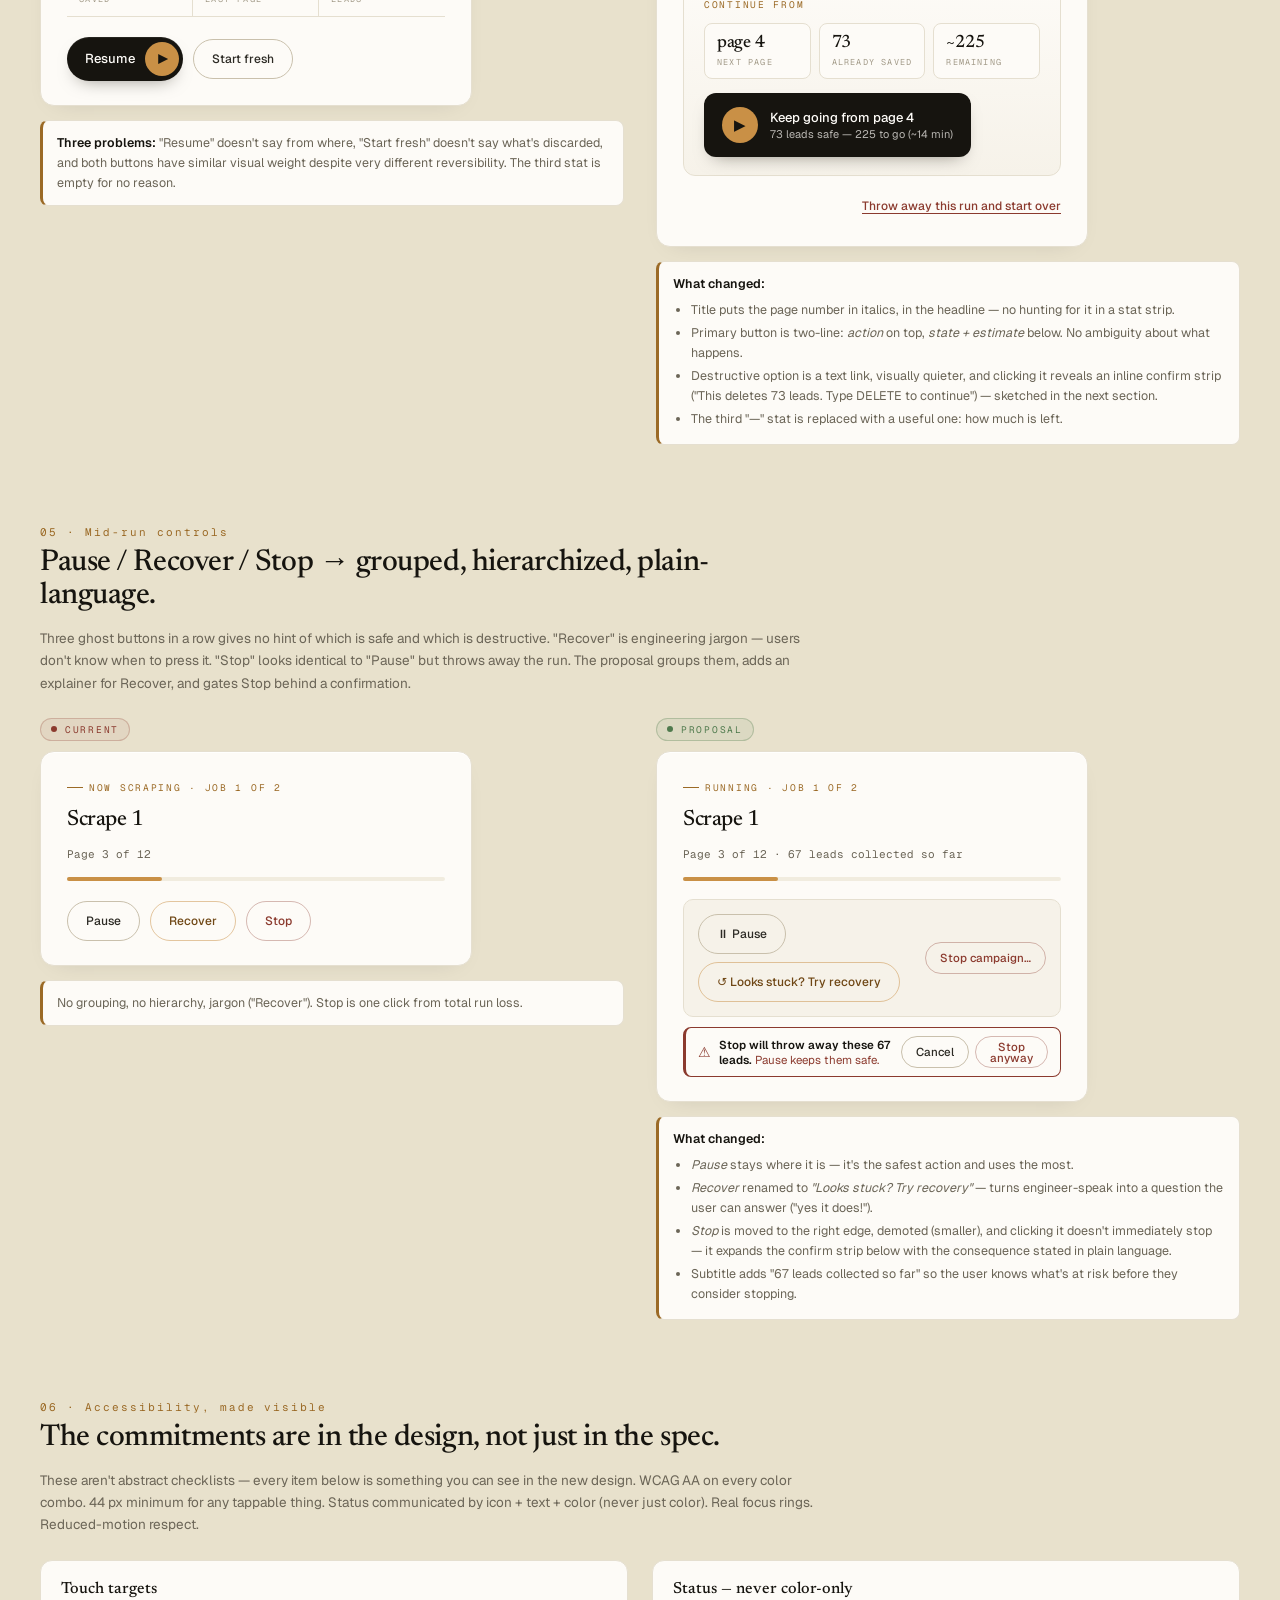
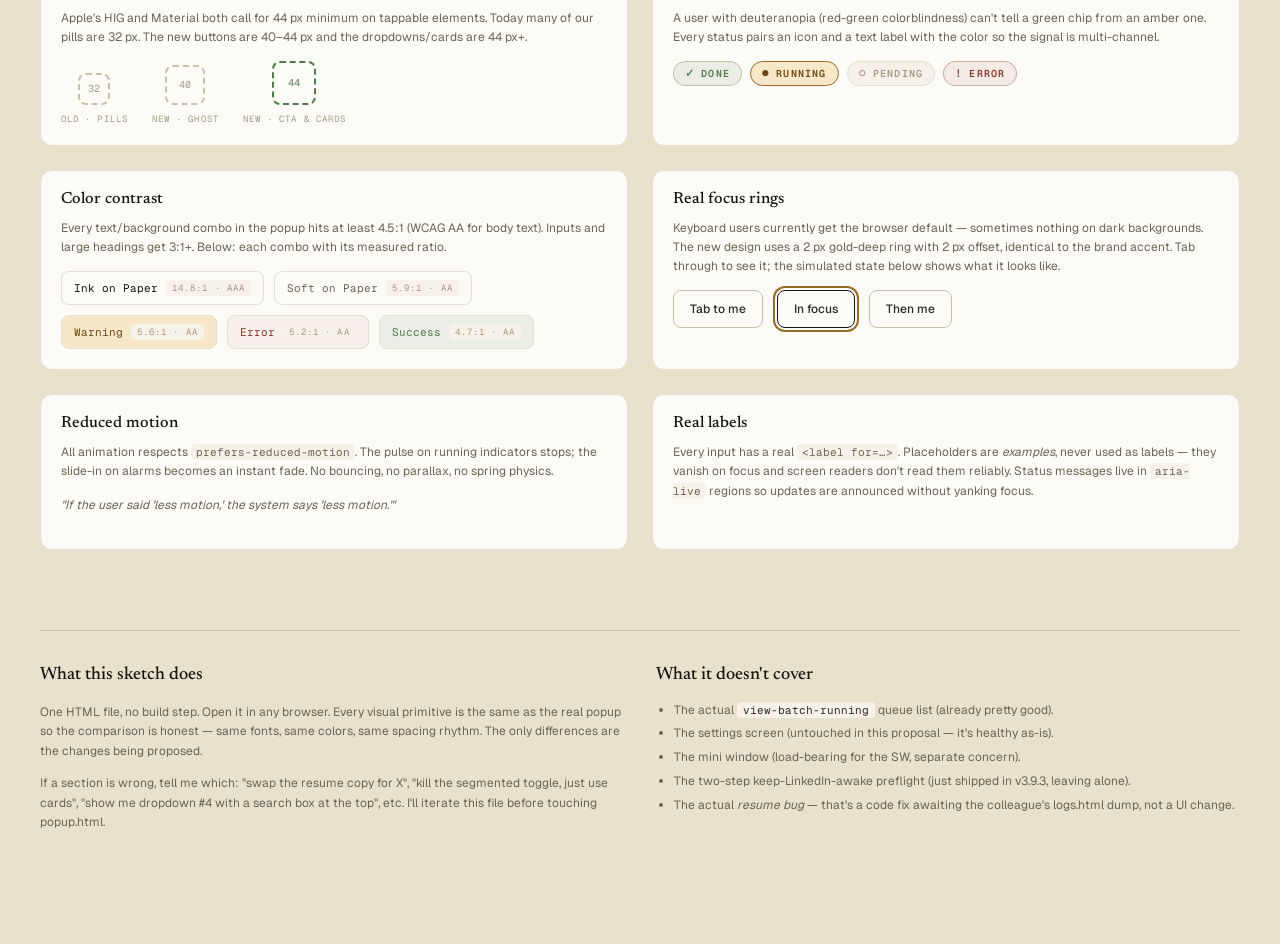
<file: sketches/redesign-review.html>
<!doctype html>
<html lang="en">
<head>
<meta charset="utf-8">
<title>Sales Nav Scraper — Redesign Review</title>
<style>
@import url('https://fonts.googleapis.com/css2?family=Newsreader:ital,wght@0,400;0,500;0,600;1,400;1,500&family=Geist:wght@400;500;600;700&family=Geist+Mono:wght@400;500&display=swap');

:root{
  --ink:#16140F; --ink-2:#2C2A24; --ink-soft:#6B6557; --ink-faint:#A39B89;
  --paper:#FDFBF7; --paper-2:#F6F2E9; --paper-warm:#F1ECDF;
  --rule:#E5DFD0; --rule-2:#C9C0AC;
  --gold:#C99046; --gold-deep:#9B6A26; --gold-warm:#F0CE89; --gold-tint:#F6E8C8;
  --ok:#4F7A4D; --err:#8B3A2E; --info:#2E5A8B;
  --serif:"Newsreader","Charter",Georgia,serif;
  --sans:"Geist",-apple-system,BlinkMacSystemFont,system-ui,sans-serif;
  --mono:"Geist Mono","JetBrains Mono",monospace;
  --ease:cubic-bezier(0.32,0.72,0,1);
}
*,*::before,*::after{box-sizing:border-box;}
html,body{margin:0;padding:0;}
body{
  background:#E8E1CC;
  font-family:var(--sans); font-size:14px; color:var(--ink-2);
  -webkit-font-smoothing:antialiased;
  padding:60px 40px 100px;
}
*:focus-visible{outline:2px solid var(--gold-deep); outline-offset:2px; border-radius:4px;}

.board{max-width:1200px; margin:0 auto;}

/* ─── Top matter ─── */
.top{
  border-bottom:1px solid var(--rule-2);
  padding-bottom:36px; margin-bottom:50px;
}
.top .eyebrow{
  font-family:var(--mono); font-size:10px; letter-spacing:0.22em; text-transform:uppercase;
  color:var(--gold-deep); margin-bottom:14px;
}
.top h1{
  font-family:var(--serif); font-weight:500; font-size:48px; line-height:1.05;
  letter-spacing:-0.02em; color:var(--ink); margin:0 0 20px;
}
.top h1 em{font-style:italic; font-weight:400;}
.top .lead{
  font-size:16px; line-height:1.65; color:var(--ink-soft);
  max-width:720px;
}
.top .lead strong{color:var(--ink); font-weight:600;}
.top .commitments{
  display:grid; grid-template-columns:repeat(3,1fr); gap:16px; margin-top:32px;
}
.top .commitment{
  padding:18px; border:1px solid var(--rule);
  background:var(--paper); border-radius:10px;
}
.top .commitment .l{
  font-family:var(--mono); font-size:9px; letter-spacing:0.16em; text-transform:uppercase;
  color:var(--ink-faint); margin-bottom:6px;
}
.top .commitment .v{font-family:var(--serif); font-weight:500; font-size:14px; color:var(--ink); line-height:1.4;}

/* ─── Section ─── */
.section{margin-bottom:80px;}
.section .head{margin-bottom:24px; max-width:780px;}
.section .head .num{
  font-family:var(--mono); font-size:11px; letter-spacing:0.18em;
  color:var(--gold-deep); margin-bottom:8px;
}
.section .head h2{
  font-family:var(--serif); font-weight:500; font-size:30px; letter-spacing:-0.015em;
  color:var(--ink); margin:0 0 10px; line-height:1.1;
}
.section .head .why{
  font-size:13.5px; color:var(--ink-soft); line-height:1.65;
}
.section .head .why strong{color:var(--ink); font-weight:600;}

.compare{
  display:grid; grid-template-columns:1fr 1fr; gap:32px;
  align-items:start;
}
.compare.three{grid-template-columns:1fr 1fr 1fr; gap:20px;}
.column .stamp{
  display:inline-flex; align-items:center; gap:8px;
  font-family:var(--mono); font-size:9.5px; letter-spacing:0.18em; text-transform:uppercase;
  margin-bottom:10px;
  padding:4px 10px; border-radius:999px;
}
.column .stamp.current{color:var(--err); background:rgba(139,58,46,0.06); border:1px solid rgba(139,58,46,0.25);}
.column .stamp.proposal{color:var(--ok); background:rgba(79,122,77,0.08); border:1px solid rgba(79,122,77,0.30);}
.column .stamp .dot{width:6px; height:6px; border-radius:50%; background:currentColor;}

.frame{
  background:var(--paper); border-radius:14px;
  border:1px solid var(--rule);
  box-shadow:
    0 1px 0 rgba(255,255,255,0.9) inset,
    0 8px 24px -16px rgba(20,15,5,0.18);
  overflow:hidden;
  width:100%;
}
.frame.popup{width:432px; max-width:100%;}
.frame.tall{min-height:200px;}

.note{
  margin-top:14px; padding:12px 14px;
  border-radius:8px; background:var(--paper);
  border:1px solid var(--rule);
  border-left:3px solid var(--gold-deep);
  font-size:12.5px; color:var(--ink-soft); line-height:1.6;
}
.note strong{color:var(--ink); font-weight:600;}
.note ul{margin:6px 0 0 0; padding-left:18px;}
.note li{margin:3px 0;}

/* ─── Popup primitives (cloned from popup.html so visuals match) ─── */
.mast{
  padding:18px 22px 16px;
  display:grid; grid-template-columns:1fr auto;
  align-items:center; gap:10px;
  border-bottom:1px solid var(--rule);
  background:linear-gradient(180deg, var(--paper) 0%, var(--paper-2) 100%);
}
.brand{display:flex; align-items:center; gap:10px;}
.mark{
  display:inline-block; width:28px; height:28px; border-radius:6px; flex-shrink:0;
  background:var(--ink);
}
.brand-text .name{font-family:var(--serif); font-weight:500; font-size:13.5px; color:var(--ink);}
.brand-text .sub{
  font-family:var(--mono); font-size:9px; letter-spacing:0.16em; text-transform:uppercase;
  color:var(--ink-faint); margin-top:1px;
}
.live{
  display:inline-flex; align-items:center; gap:5px;
  padding:4px 10px 4px 8px; border-radius:999px;
  font-family:var(--mono); font-size:9px; letter-spacing:0.12em; text-transform:uppercase; font-weight:600;
  border:1px solid var(--rule-2); color:var(--ink-soft);
}
.live .dot{width:5px; height:5px; border-radius:50%; background:currentColor;}
.right-actions{display:flex; align-items:center; gap:8px;}
.float-pill{
  font-family:var(--mono); font-size:9px; letter-spacing:0.14em; text-transform:uppercase;
  color:var(--ink-soft); background:transparent; border:1px solid var(--rule-2);
  padding:4px 10px; border-radius:999px;
}

.body{padding:22px 26px 24px;}
.eyebrow{
  display:inline-flex; align-items:center; gap:6px;
  font-family:var(--mono); font-size:9.5px; letter-spacing:0.18em; text-transform:uppercase;
  color:var(--gold-deep);
}
.eyebrow::before{content:""; width:16px; height:1px; background:var(--gold-deep);}
.title{
  font-family:var(--serif); font-weight:500; font-size:22px; line-height:1.15;
  letter-spacing:-0.02em; color:var(--ink); margin:14px 0 0;
}
.title em{font-style:italic; font-weight:400;}
.subt{margin-top:12px; color:var(--ink-soft); font-size:12.5px; line-height:1.65;}
.field-label{
  display:block;
  font-family:var(--mono); font-size:9.5px; letter-spacing:0.16em; text-transform:uppercase;
  color:var(--ink-faint); margin:22px 0 10px;
}
.field-label:first-child{margin-top:0;}
input[type="url"], input[type="text"], input[type="number"], select{
  width:100%; height:40px; padding:0 14px;
  border-radius:7px; border:1px solid var(--rule);
  background:var(--paper);
  font-family:var(--mono); font-size:12px; color:var(--ink-2);
  transition:all 200ms var(--ease);
  -webkit-appearance:none; appearance:none;
  font-family:var(--mono);
}
select{
  background-image:url("data:image/svg+xml,%3Csvg xmlns='http://www.w3.org/2000/svg' width='12' height='12' viewBox='0 0 12 12'%3E%3Cpath fill='%23A39B89' d='M3 5l3 3 3-3'/%3E%3C/svg%3E");
  background-repeat:no-repeat; background-position:right 12px center; padding-right:32px; cursor:pointer;
}
input:focus, select:focus{outline:none; border-color:var(--ink); box-shadow:0 0 0 3px rgba(201,144,70,0.18);}

/* CTAs */
.cta{
  display:inline-flex; align-items:center; gap:10px;
  height:44px; padding:4px 4px 4px 18px;
  border-radius:999px;
  background:var(--ink); color:var(--paper); border:0;
  font:500 13px/1 var(--sans);
  cursor:pointer;
  box-shadow:0 1px 0 rgba(255,255,255,0.07) inset, 0 8px 18px -10px rgba(20,15,5,0.5);
}
.cta .pod{
  width:34px; height:34px; border-radius:50%;
  background:var(--gold); color:var(--ink);
  display:inline-flex; align-items:center; justify-content:center; font-size:14px;
}
.ghost{
  height:40px; padding:0 18px; border-radius:999px;
  background:transparent; color:var(--ink-2); border:1px solid var(--rule-2);
  font:500 12px/1 var(--sans); cursor:pointer;
  display:inline-flex; align-items:center; gap:8px;
}
.ghost.danger{border-color:rgba(139,58,46,0.35); color:var(--err);}
.ghost.warn{border-color:rgba(201,144,70,0.5); color:#6F4715;}
.ghost.sm{height:32px; padding:0 14px; font-size:11.5px;}
.actions{display:flex; gap:10px; flex-wrap:wrap; align-items:center;}
.actions.between{justify-content:space-between;}

.stat-strip{
  display:grid; grid-template-columns:repeat(3,1fr); margin-top:14px;
  border-top:1px solid var(--rule); border-bottom:1px solid var(--rule);
}
.stat{padding:11px 12px; border-right:1px solid var(--rule);}
.stat:last-child{border-right:0;}
.stat .v{font-family:var(--serif); font-weight:500; font-size:18px; color:var(--ink); line-height:1; letter-spacing:-0.015em;}
.stat .l{font-family:var(--mono); font-size:8.5px; letter-spacing:0.16em; text-transform:uppercase; color:var(--ink-faint); margin-top:4px;}

/* ─── Masthead toggle (Quick / Batch) ─── */
.mode-seg{
  display:inline-flex; padding:3px; border-radius:999px;
  background:var(--paper-2); border:1px solid var(--rule-2);
}
.mode-seg button{
  appearance:none; border:0; background:transparent; cursor:pointer;
  padding:7px 16px; border-radius:999px;
  font-family:var(--sans); font-size:12px; font-weight:500; color:var(--ink-soft);
  display:inline-flex; align-items:center; gap:6px;
  transition:all 220ms var(--ease);
}
.mode-seg button[aria-pressed="true"]{background:var(--ink); color:var(--paper);}
.mode-seg button .ic{font-size:10px;}

/* Quick-card pair on welcome (if we ever go that route — included for context) */
.mode-cards{display:grid; grid-template-columns:1fr 1fr; gap:12px; margin-top:20px;}
.mode-card{
  display:block; padding:18px 16px; border-radius:12px;
  border:1px solid var(--rule); background:var(--paper);
  cursor:pointer; transition:all 220ms var(--ease);
}
.mode-card:hover{border-color:var(--ink); transform:translateY(-1px);}
.mode-card .k{font-family:var(--mono); font-size:9px; letter-spacing:0.18em; text-transform:uppercase; color:var(--ink-faint);}
.mode-card .h{font-family:var(--serif); font-weight:500; font-size:16px; color:var(--ink); margin-top:6px;}
.mode-card .d{font-size:11.5px; color:var(--ink-soft); margin-top:6px; line-height:1.5;}
.mode-card.unavailable{opacity:0.55; cursor:not-allowed;}
.mode-card.unavailable .d{color:var(--err);}

/* ─── Dropdown alternatives ─── */
/* Radio cards (replacement for sel-tab-source) */
.radio-stack{display:grid; gap:8px;}
.radio-card{
  display:grid; grid-template-columns:18px 1fr auto; align-items:start; gap:12px;
  padding:14px 14px; border-radius:10px;
  border:1px solid var(--rule); background:var(--paper);
  cursor:pointer; transition:all 200ms var(--ease);
  text-align:left;
}
.radio-card:hover{border-color:var(--ink-soft);}
.radio-card[aria-checked="true"]{border-color:var(--ink); background:var(--paper);
  box-shadow:0 0 0 1px var(--ink);}
.radio-card .ring{
  width:18px; height:18px; border-radius:50%;
  border:1.5px solid var(--rule-2);
  display:inline-flex; align-items:center; justify-content:center;
  flex-shrink:0; margin-top:1px;
}
.radio-card[aria-checked="true"] .ring{border-color:var(--ink);}
.radio-card[aria-checked="true"] .ring::after{content:""; width:8px; height:8px; border-radius:50%; background:var(--ink);}
.radio-card .h{font-family:var(--serif); font-weight:500; font-size:14px; color:var(--ink); line-height:1.3;}
.radio-card .d{font-size:11.5px; color:var(--ink-soft); margin-top:4px; line-height:1.55;}
.radio-card .ex{
  font-family:var(--mono); font-size:10px; color:var(--ink-faint);
  background:var(--paper-2); padding:2px 8px; border-radius:5px;
  white-space:nowrap;
}

/* Search-friendly select header */
.smart-select{position:relative;}
.smart-select .picked{
  display:grid; grid-template-columns:1fr auto auto; align-items:center; gap:10px;
  padding:0 14px; height:44px;
  border:1px solid var(--rule); border-radius:8px; background:var(--paper);
  cursor:pointer;
}
.smart-select .picked .label{font-family:var(--mono); font-size:12px; color:var(--ink-2);}
.smart-select .picked .preview{font-family:var(--mono); font-size:10px; color:var(--ink-faint); justify-self:end;}
.smart-select .picked .chev{color:var(--ink-faint); font-size:11px;}

/* Column option list (for column-pickers) */
.col-list{
  list-style:none; padding:0; margin:8px 0 0;
  border:1px solid var(--rule); border-radius:8px; overflow:hidden;
  background:var(--paper);
}
.col-list li{
  display:grid; grid-template-columns:36px 1fr auto; align-items:center; gap:12px;
  padding:11px 14px; border-bottom:1px solid var(--rule); cursor:pointer;
}
.col-list li:last-child{border-bottom:0;}
.col-list li:hover{background:var(--paper-2);}
.col-list li[aria-selected="true"]{background:var(--paper-2); box-shadow:inset 3px 0 0 var(--ink);}
.col-list li .col{
  font-family:var(--mono); font-size:11px; color:var(--ink-faint);
  font-weight:600; letter-spacing:0.04em;
}
.col-list li .nm{font-family:var(--serif); font-weight:500; font-size:13px; color:var(--ink);}
.col-list li .preview{font-family:var(--mono); font-size:10px; color:var(--ink-faint); max-width:160px; overflow:hidden; text-overflow:ellipsis; white-space:nowrap;}

/* ─── Resume card (proposal) ─── */
.resume-card{
  border:1px solid var(--rule); border-radius:12px; padding:18px 20px;
  background:linear-gradient(180deg, var(--paper) 0%, var(--paper-2) 100%);
  margin-top:14px;
}
.resume-card .where{
  font-family:var(--mono); font-size:9.5px; letter-spacing:0.18em; text-transform:uppercase;
  color:var(--gold-deep); margin-bottom:12px;
}
.resume-card .stats{
  display:grid; grid-template-columns:repeat(3,1fr); gap:8px; margin-bottom:14px;
}
.resume-card .stat-mini{
  padding:10px 12px; background:var(--paper); border-radius:8px; border:1px solid var(--rule);
}
.resume-card .stat-mini .v{font-family:var(--serif); font-weight:500; font-size:18px; color:var(--ink); line-height:1; letter-spacing:-0.015em;}
.resume-card .stat-mini .l{font-family:var(--mono); font-size:8.5px; letter-spacing:0.14em; text-transform:uppercase; color:var(--ink-faint); margin-top:4px;}
.resume-card .actions{justify-content:space-between;}
.cta-resume{
  display:inline-flex; align-items:center; gap:12px;
  background:var(--ink); color:var(--paper); border:0;
  border-radius:12px; padding:14px 18px;
  cursor:pointer; text-align:left;
  box-shadow:0 8px 18px -10px rgba(20,15,5,0.5);
  flex:1; min-width:0;
}
.cta-resume .pod{
  width:36px; height:36px; border-radius:50%;
  background:var(--gold); color:var(--ink);
  display:inline-flex; align-items:center; justify-content:center; font-size:15px;
  flex-shrink:0;
}
.cta-resume .stack{display:flex; flex-direction:column; gap:2px; min-width:0;}
.cta-resume .stack .h{font:500 13px/1.2 var(--sans);}
.cta-resume .stack .d{font:400 11px/1.3 var(--sans); color:rgba(253,251,247,0.7);}

.danger-link{
  appearance:none; background:transparent; border:0; padding:8px 0;
  font:500 12px var(--sans); color:var(--err);
  cursor:pointer; text-decoration:underline; text-underline-offset:3px;
}
.danger-link:hover{color:#6B2820;}

/* ─── Mid-run cluster (proposal) ─── */
.run-cluster{
  display:grid; grid-template-columns:1fr auto; gap:12px;
  align-items:center; margin-top:18px; padding:14px;
  background:var(--paper-2); border-radius:10px; border:1px solid var(--rule);
}
.run-cluster .left{display:flex; gap:8px; flex-wrap:wrap;}
.run-cluster .stop-area{display:flex; align-items:center; gap:10px;}

/* Confirm-stop affordance */
.confirm-strip{
  display:flex; align-items:center; gap:8px;
  padding:8px 12px; background:var(--paper); border-radius:8px;
  border:1px solid var(--err); border-left:3px solid var(--err);
  font-size:11.5px; color:var(--err);
}
.confirm-strip strong{color:var(--ink); font-weight:600;}

/* ─── Accessibility showcase ─── */
.a11y-grid{display:grid; grid-template-columns:1fr 1fr; gap:24px; margin-top:14px;}
.a11y-card{
  padding:20px; border:1px solid var(--rule); border-radius:12px;
  background:var(--paper);
}
.a11y-card h3{
  font-family:var(--serif); font-weight:500; font-size:16px; color:var(--ink); margin:0 0 12px;
}
.a11y-card .desc{font-size:12px; color:var(--ink-soft); line-height:1.6; margin-bottom:14px;}

.tap-targets{display:flex; align-items:flex-end; gap:24px;}
.tap-target{display:flex; flex-direction:column; align-items:center; gap:8px;}
.tap-target .box{
  border:2px dashed var(--rule-2); border-radius:8px;
  display:flex; align-items:center; justify-content:center;
  font-family:var(--mono); font-size:10px; color:var(--ink-faint);
}
.tap-target .box.b32{width:32px; height:32px;}
.tap-target .box.b40{width:40px; height:40px;}
.tap-target .box.b44{width:44px; height:44px; border-color:var(--ok); color:var(--ok);}
.tap-target .l{font-family:var(--mono); font-size:9px; letter-spacing:0.12em; text-transform:uppercase; color:var(--ink-faint);}

.contrast-row{display:flex; gap:10px; margin-top:8px; flex-wrap:wrap;}
.contrast-pill{
  display:inline-flex; align-items:center; gap:8px;
  padding:8px 12px; border-radius:8px;
  font-family:var(--mono); font-size:11px;
  border:1px solid var(--rule);
}
.contrast-pill .ratio{
  font-family:var(--mono); font-size:9px; letter-spacing:0.12em; text-transform:uppercase;
  padding:2px 6px; border-radius:4px; background:var(--paper-2); color:var(--ink-faint);
}

.status-row{display:flex; gap:8px; flex-wrap:wrap;}
.status-chip{
  display:inline-flex; align-items:center; gap:6px;
  padding:5px 11px; border-radius:999px;
  font-family:var(--mono); font-size:10px; letter-spacing:0.12em; text-transform:uppercase; font-weight:600;
}
.status-chip .ic{font-size:11px; line-height:1;}
.status-chip.done{background:rgba(79,122,77,0.10); color:var(--ok); border:1px solid rgba(79,122,77,0.35);}
.status-chip.run{background:var(--gold-tint); color:#6F4715; border:1px solid var(--gold-deep);}
.status-chip.err{background:rgba(139,58,46,0.08); color:var(--err); border:1px solid rgba(139,58,46,0.35);}
.status-chip.wait{background:var(--paper-2); color:var(--ink-faint); border:1px solid var(--rule);}

.focus-demo{
  display:flex; gap:14px; flex-wrap:wrap; margin-top:8px;
}
.focus-demo .demo-btn{
  appearance:none; border:1px solid var(--rule-2); background:var(--paper);
  padding:10px 16px; border-radius:8px; cursor:pointer;
  font:500 12px var(--sans); color:var(--ink-2);
}
.focus-demo .demo-btn.simulated-focus{
  outline:2px solid var(--gold-deep); outline-offset:2px;
  border-color:var(--ink);
}

/* ─── Closer ─── */
.closer{
  margin-top:80px; padding:30px 0 0; border-top:1px solid var(--rule-2);
  display:grid; grid-template-columns:1fr 1fr; gap:32px;
  font-size:12px; color:var(--ink-soft); line-height:1.65;
}
.closer h3{font-family:var(--serif); font-weight:500; font-size:18px; color:var(--ink); margin:0 0 10px;}
.closer ul{margin:6px 0; padding-left:18px;}
.closer li{margin:4px 0;}
.closer code{font-family:var(--mono); font-size:11px; background:var(--paper-2); padding:1px 6px; border-radius:4px; color:var(--ink-2);}

@media (max-width: 920px){
  .compare, .compare.three, .a11y-grid, .closer, .top .commitments{grid-template-columns:1fr;}
  body{padding:30px 16px 60px;}
}
</style>
</head>
<body>

<div class="board">

  <!-- ════════════════════════════════════════════════════════════════ -->
  <header class="top">
    <div class="eyebrow">Sales Nav Scraper · v3.10 redesign review</div>
    <h1>Make it <em>obvious</em>.<br>Then make it <em>safe</em>.</h1>
    <p class="lead">
      A side-by-side review of the proposed v3.10 changes. Three problem areas:
      <strong>Single Link is unreachable</strong> for users not already on a Sales Nav tab,
      <strong>Resume copy is abstract</strong> ("Resume" / "Start fresh" tells you nothing about
      what's at stake), and <strong>several controls feel anonymous</strong> — dropdowns where
      radio cards belong, ghost buttons where hierarchy belongs. Underneath, the same
      editorial palette and typography. Everything visible meets WCAG AA.
    </p>
    <div class="commitments">
      <div class="commitment">
        <div class="l">Touch targets</div>
        <div class="v">Every interactive control is at minimum 44×44 px. Many today are 32 px — too small for thumbs and trackpads.</div>
      </div>
      <div class="commitment">
        <div class="l">Status never color-only</div>
        <div class="v">Pills and chips pair color with an icon and a text label so colorblind users get the same signal.</div>
      </div>
      <div class="commitment">
        <div class="l">Concrete labels</div>
        <div class="v">Buttons describe what will happen, not what they're called. "Resume" → "Pick up at page 4 (73 leads safe)".</div>
      </div>
    </div>
  </header>


  <!-- ════════════════════════════════════════════════════════════════ -->
  <!-- 1 — MODE TOGGLE                                                  -->
  <!-- ════════════════════════════════════════════════════════════════ -->
  <section class="section">
    <div class="head">
      <div class="num">01 · Discoverability</div>
      <h2>Quick / Batch toggle, pinned to the masthead.</h2>
      <p class="why">
        Today single-link mode is gated behind two conditions: (a) you must already be on a Sales Nav tab,
        and (b) you have to spot a tiny ghost button under the Connect CTA. If either fails, single mode is
        unreachable. The new toggle is always visible, always one click away.
      </p>
    </div>

    <div class="compare">
      <div class="column">
        <span class="stamp current"><span class="dot"></span>Current · v3.9.3</span>
        <div class="frame popup">
          <div class="mast">
            <div class="brand">
              <span class="mark"></span>
              <div class="brand-text">
                <div class="name">Sales Nav Batch Scraper</div>
                <div class="sub">Ortus v3.9.3</div>
              </div>
            </div>
            <div class="right-actions">
              <button class="float-pill">↗ Float</button>
              <span class="live"><span class="dot" style="background:var(--ink-faint)"></span>Standby</span>
            </div>
          </div>
          <div class="body">
            <span class="eyebrow">Step 1 · Source sheet</span>
            <h2 class="title">Paste a sheet.<br><em>Get the leads.</em></h2>
            <p class="subt">A Google Sheet with one Sales Nav search URL per row.</p>
            <label class="field-label" style="margin-top:18px">Source sheet URL</label>
            <input type="text" placeholder="https://docs.google.com/spreadsheets/d/…" value="">
            <div class="actions" style="margin-top:18px">
              <button class="cta">Connect <span class="pod">→</span></button>
              <button class="ghost sm" style="opacity:0.55">Or scrape this Sales Nav tab</button>
            </div>
          </div>
        </div>
        <div class="note">
          <strong>Problem:</strong> the "Or scrape this Sales Nav tab" ghost is only visible when the user opens the popup
          while already on Sales Nav. If they open from anywhere else, single mode is invisible. Even when it shows,
          its visual weight is half that of "Connect" and the language is a question, not an offer.
        </div>
      </div>

      <div class="column">
        <span class="stamp proposal"><span class="dot"></span>Proposal · v3.10</span>
        <div class="frame popup">
          <div class="mast">
            <div class="brand">
              <span class="mark"></span>
              <div class="brand-text">
                <div class="name">Sales Nav Batch Scraper</div>
                <div class="sub">Ortus v3.10</div>
              </div>
            </div>
            <div class="right-actions">
              <span class="live"><span class="dot" style="background:var(--ink-faint)"></span>Standby</span>
            </div>
          </div>
          <div style="padding:12px 22px; border-bottom:1px solid var(--rule); background:var(--paper-2); display:flex; justify-content:center;">
            <div class="mode-seg" role="tablist" aria-label="Scrape mode">
              <button aria-pressed="false" type="button"><span class="ic">⚡</span>Quick</button>
              <button aria-pressed="true" type="button"><span class="ic">▦</span>Batch</button>
            </div>
          </div>
          <div class="body">
            <span class="eyebrow">Batch · From a sheet</span>
            <h2 class="title">Paste a sheet.<br><em>Get the leads.</em></h2>
            <p class="subt">One Sales Nav search URL per row — we'll work through them.</p>
            <label class="field-label" style="margin-top:18px" for="src">Source sheet URL</label>
            <input id="src" type="text" placeholder="https://docs.google.com/spreadsheets/d/…">
            <div class="actions" style="margin-top:18px">
              <button class="cta">Connect <span class="pod">→</span></button>
            </div>
          </div>
        </div>
        <div class="note">
          <strong>Why this works:</strong>
          <ul>
            <li>Toggle is always visible, regardless of which tab the user came from.</li>
            <li>Clicking <em>Quick</em> jumps to single-link mode; if not on a Sales Nav tab, the Quick view shows a clear empty state with a deep-link to open one (no silent failure).</li>
            <li>Last mode is persisted in <code>chrome.storage.local</code> — opens to whichever they used last.</li>
            <li>Removes the ghost-button fallback inside Batch — the toggle replaces it cleanly.</li>
          </ul>
        </div>
      </div>
    </div>
  </section>


  <!-- ════════════════════════════════════════════════════════════════ -->
  <!-- 2 — DROPDOWN: Tab name per job                                    -->
  <!-- ════════════════════════════════════════════════════════════════ -->
  <section class="section">
    <div class="head">
      <div class="num">02 · The worst dropdown</div>
      <h2>"Tab name per job" → three radio cards.</h2>
      <p class="why">
        This is the dropdown that hides the most decision. Three modes (auto-number / fixed name / column lookup)
        each reveal a different sub-input. Hiding them inside a select means users can't compare the options —
        they have to click each one to discover what it changes. Radio cards put all three options on screen with
        examples, so the choice is visible.
      </p>
    </div>

    <div class="compare">
      <div class="column">
        <span class="stamp current"><span class="dot"></span>Current</span>
        <div class="frame">
          <div class="body">
            <label class="field-label">Tab name per job</label>
            <select>
              <option>Auto-number (Scrape 1, Scrape 2…)</option>
              <option>Same tab for all</option>
              <option>From a column in the sheet</option>
            </select>
            <p class="subt" style="font-size:11px; margin-top:8px; color:var(--ink-faint)">Pick one to see what it changes.</p>
          </div>
        </div>
        <div class="note">Three substantive modes hidden behind a select — the user has to click each one to discover that two of them reveal additional fields.</div>
      </div>

      <div class="column">
        <span class="stamp proposal"><span class="dot"></span>Proposal</span>
        <div class="frame">
          <div class="body">
            <label class="field-label">Tab name per job</label>
            <div class="radio-stack" role="radiogroup" aria-label="Tab name per job">
              <button class="radio-card" role="radio" aria-checked="true" type="button">
                <span class="ring"></span>
                <span>
                  <span class="h">Auto-number them</span>
                  <span class="d">We'll create new tabs called Scrape 1, Scrape 2, etc.</span>
                </span>
                <span class="ex">Scrape 4</span>
              </button>
              <button class="radio-card" role="radio" aria-checked="false" type="button">
                <span class="ring"></span>
                <span>
                  <span class="h">All in one tab</span>
                  <span class="d">Append every job's results into the same sheet tab.</span>
                </span>
                <span class="ex">Sales Nav Scrape</span>
              </button>
              <button class="radio-card" role="radio" aria-checked="false" type="button">
                <span class="ring"></span>
                <span>
                  <span class="h">Use a column in the sheet</span>
                  <span class="d">Each job uses the tab name from a column you choose.</span>
                </span>
                <span class="ex">column F</span>
              </button>
            </div>
          </div>
        </div>
        <div class="note">
          <strong>Three things visible at once:</strong> the choice, the explanation, and a concrete example for each.
          Sub-inputs (column picker for option 3) appear inline below the selected card — never hidden behind a click.
        </div>
      </div>
    </div>
  </section>


  <!-- ════════════════════════════════════════════════════════════════ -->
  <!-- 3 — DROPDOWN: Source tab + URL column                            -->
  <!-- ════════════════════════════════════════════════════════════════ -->
  <section class="section">
    <div class="head">
      <div class="num">03 · The column-pickers</div>
      <h2>Source tab and URL column — surface the data, not the spreadsheet jargon.</h2>
      <p class="why">
        Selects are unavoidable when the option count is 50+ (every column letter). But today's selects show only
        the column label ("D") with no preview. The new pattern shows the column letter <em>and</em> the column
        header text <em>and</em> a preview of the first cell, so users pick by content rather than letter.
      </p>
    </div>

    <div class="compare">
      <div class="column">
        <span class="stamp current"><span class="dot"></span>Current</span>
        <div class="frame">
          <div class="body">
            <label class="field-label">Tab</label>
            <select><option>Sheet1 (19 rows)</option></select>
            <label class="field-label">Column with Sales Nav URLs</label>
            <select><option>D</option></select>
            <div style="margin-top:6px; padding:8px 10px; background:var(--paper-2); border-radius:6px; font-family:var(--mono); font-size:10px; color:var(--ink-soft); line-height:1.6;">
              <span style="background:var(--paper); padding:2px 7px; border-radius:4px; margin-right:4px; border:1px solid var(--rule);">https://www.linkedin.com/sales/…</span>
              <span style="background:var(--paper); padding:2px 7px; border-radius:4px; border:1px solid var(--rule);">https://www.linkedin.com/sales/…</span>
            </div>
          </div>
        </div>
        <div class="note">"D" is meaningless without context. The column-preview pills below help, but they're disconnected from the selector and easy to miss.</div>
      </div>

      <div class="column">
        <span class="stamp proposal"><span class="dot"></span>Proposal</span>
        <div class="frame">
          <div class="body">
            <label class="field-label">Tab</label>
            <div class="smart-select">
              <button class="picked" type="button" aria-haspopup="listbox" aria-expanded="false">
                <span class="label">Sheet1</span>
                <span class="preview">19 rows · 3 columns</span>
                <span class="chev">▾</span>
              </button>
            </div>
            <label class="field-label">Column with Sales Nav URLs</label>
            <ul class="col-list" role="listbox" aria-label="Column with Sales Nav URLs">
              <li role="option" aria-selected="false"><span class="col">A</span><span class="nm">Lead name</span><span class="preview">Maria Salgado</span></li>
              <li role="option" aria-selected="false"><span class="col">B</span><span class="nm">Title</span><span class="preview">Head of Procurement</span></li>
              <li role="option" aria-selected="true"><span class="col">D</span><span class="nm">Sales Nav URL</span><span class="preview">https://www.linkedin.com/sales/…</span></li>
              <li role="option" aria-selected="false"><span class="col">E</span><span class="nm">Tab name</span><span class="preview">EMEA — Q2 round 1</span></li>
            </ul>
          </div>
        </div>
        <div class="note">
          <strong>Pick by meaning, not by letter.</strong> Each row shows column letter, header name, and a preview value — the trifecta a user actually needs to identify "the right column."
          For sheets with 50+ columns, a search input appears at the top of the list (not shown in this static sketch).
        </div>
      </div>
    </div>
  </section>


  <!-- ════════════════════════════════════════════════════════════════ -->
  <!-- 4 — RESUME / START FRESH                                          -->
  <!-- ════════════════════════════════════════════════════════════════ -->
  <section class="section">
    <div class="head">
      <div class="num">04 · After an interruption</div>
      <h2>Concrete state in the button label, not abstract verbs.</h2>
      <p class="why">
        "Resume" tells you nothing. Resume <em>what</em>, from <em>where</em>, with <em>what</em> already saved?
        "Start fresh" sounds friendly — too friendly for an action that throws away your previous work.
        The proposal puts the saved state in the primary button's label and demotes the destructive option
        to a quiet text link with a confirmation step.
      </p>
    </div>

    <div class="compare">
      <div class="column">
        <span class="stamp current"><span class="dot"></span>Current</span>
        <div class="frame popup">
          <div class="body">
            <span class="eyebrow">Interrupted</span>
            <h2 class="title">Scraping was interrupted</h2>
            <p class="subt">You can resume from where it left off, or start fresh.</p>
            <div class="stat-strip">
              <div class="stat"><div class="v">73</div><div class="l">Saved</div></div>
              <div class="stat"><div class="v">4/12</div><div class="l">Last page</div></div>
              <div class="stat"><div class="v">—</div><div class="l">leads</div></div>
            </div>
            <div class="actions" style="margin-top:20px">
              <button class="cta">Resume <span class="pod">▶</span></button>
              <button class="ghost">Start fresh</button>
            </div>
          </div>
        </div>
        <div class="note">
          <strong>Three problems:</strong> "Resume" doesn't say from where, "Start fresh" doesn't say what's discarded,
          and both buttons have similar visual weight despite very different reversibility.
          The third stat is empty for no reason.
        </div>
      </div>

      <div class="column">
        <span class="stamp proposal"><span class="dot"></span>Proposal</span>
        <div class="frame popup">
          <div class="body">
            <span class="eyebrow">Picked up after a stop</span>
            <h2 class="title">Your run paused at <em>page 4 of 12</em>.</h2>
            <p class="subt">73 leads are already safely written to your sheet. You can keep going from where the run paused, or throw it all away.</p>
            <div class="resume-card">
              <div class="where">Continue from</div>
              <div class="stats">
                <div class="stat-mini"><div class="v">page 4</div><div class="l">next page</div></div>
                <div class="stat-mini"><div class="v">73</div><div class="l">already saved</div></div>
                <div class="stat-mini"><div class="v">~225</div><div class="l">remaining</div></div>
              </div>
              <button class="cta-resume" type="button">
                <span class="pod">▶</span>
                <span class="stack">
                  <span class="h">Keep going from page 4</span>
                  <span class="d">73 leads safe — 225 to go (~14 min)</span>
                </span>
              </button>
            </div>
            <div class="actions" style="margin-top:14px; justify-content:flex-end;">
              <button class="danger-link" type="button">Throw away this run and start over</button>
            </div>
          </div>
        </div>
        <div class="note">
          <strong>What changed:</strong>
          <ul>
            <li>Title puts the page number in italics, in the headline — no hunting for it in a stat strip.</li>
            <li>Primary button is two-line: <em>action</em> on top, <em>state + estimate</em> below. No ambiguity about what happens.</li>
            <li>Destructive option is a text link, visually quieter, and clicking it reveals an inline confirm strip ("This deletes 73 leads. Type DELETE to continue") — sketched in the next section.</li>
            <li>The third "—" stat is replaced with a useful one: how much is left.</li>
          </ul>
        </div>
      </div>
    </div>
  </section>


  <!-- ════════════════════════════════════════════════════════════════ -->
  <!-- 5 — MID-RUN BUTTONS                                               -->
  <!-- ════════════════════════════════════════════════════════════════ -->
  <section class="section">
    <div class="head">
      <div class="num">05 · Mid-run controls</div>
      <h2>Pause / Recover / Stop → grouped, hierarchized, plain-language.</h2>
      <p class="why">
        Three ghost buttons in a row gives no hint of which is safe and which is destructive. "Recover" is
        engineering jargon — users don't know when to press it. "Stop" looks identical to "Pause" but throws
        away the run. The proposal groups them, adds an explainer for Recover, and gates Stop behind a confirmation.
      </p>
    </div>

    <div class="compare">
      <div class="column">
        <span class="stamp current"><span class="dot"></span>Current</span>
        <div class="frame popup">
          <div class="body">
            <span class="eyebrow">Now scraping · Job 1 of 2</span>
            <h2 class="title">Scrape 1</h2>
            <p class="subt" style="font-family:var(--mono); font-size:11px;">Page 3 of 12</p>
            <div style="height:4px; background:var(--paper-warm); border-radius:2px; margin-top:14px;">
              <div style="width:25%; height:100%; background:var(--gold); border-radius:2px;"></div>
            </div>
            <div class="actions" style="margin-top:20px">
              <button class="ghost">Pause</button>
              <button class="ghost warn">Recover</button>
              <button class="ghost danger">Stop</button>
            </div>
          </div>
        </div>
        <div class="note">No grouping, no hierarchy, jargon ("Recover"). Stop is one click from total run loss.</div>
      </div>

      <div class="column">
        <span class="stamp proposal"><span class="dot"></span>Proposal</span>
        <div class="frame popup">
          <div class="body">
            <span class="eyebrow">Running · Job 1 of 2</span>
            <h2 class="title">Scrape 1</h2>
            <p class="subt" style="font-family:var(--mono); font-size:11px;">Page 3 of 12 · 67 leads collected so far</p>
            <div style="height:4px; background:var(--paper-warm); border-radius:2px; margin-top:14px;">
              <div style="width:25%; height:100%; background:var(--gold); border-radius:2px;"></div>
            </div>

            <div class="run-cluster">
              <div class="left">
                <button class="ghost" type="button">⏸ Pause</button>
                <button class="ghost warn" type="button" title="Triggers a soft retry on the current page">↺ Looks stuck? Try recovery</button>
              </div>
              <div class="stop-area">
                <button class="ghost danger sm" type="button">Stop campaign…</button>
              </div>
            </div>

            <div class="confirm-strip" style="margin-top:10px">
              <span style="font-size:14px">⚠</span>
              <span><strong>Stop will throw away these 67 leads.</strong> Pause keeps them safe.</span>
              <span style="margin-left:auto; display:flex; gap:6px;">
                <button class="ghost sm" type="button">Cancel</button>
                <button class="ghost danger sm" type="button">Stop anyway</button>
              </span>
            </div>
          </div>
        </div>
        <div class="note">
          <strong>What changed:</strong>
          <ul>
            <li><em>Pause</em> stays where it is — it's the safest action and uses the most.</li>
            <li><em>Recover</em> renamed to <em>"Looks stuck? Try recovery"</em> — turns engineer-speak into a question the user can answer ("yes it does!").</li>
            <li><em>Stop</em> is moved to the right edge, demoted (smaller), and clicking it doesn't immediately stop — it expands the confirm strip below with the consequence stated in plain language.</li>
            <li>Subtitle adds "67 leads collected so far" so the user knows what's at risk before they consider stopping.</li>
          </ul>
        </div>
      </div>
    </div>
  </section>


  <!-- ════════════════════════════════════════════════════════════════ -->
  <!-- 6 — ACCESSIBILITY SHOWCASE                                        -->
  <!-- ════════════════════════════════════════════════════════════════ -->
  <section class="section">
    <div class="head">
      <div class="num">06 · Accessibility, made visible</div>
      <h2>The commitments are in the design, not just in the spec.</h2>
      <p class="why">
        These aren't abstract checklists — every item below is something you can see in the new design. WCAG AA
        on every color combo. 44 px minimum for any tappable thing. Status communicated by icon + text + color
        (never just color). Real focus rings. Reduced-motion respect.
      </p>
    </div>

    <div class="a11y-grid">
      <div class="a11y-card">
        <h3>Touch targets</h3>
        <p class="desc">Apple's HIG and Material both call for 44 px minimum on tappable elements. Today many of our pills are 32 px. The new buttons are 40–44 px and the dropdowns/cards are 44 px+.</p>
        <div class="tap-targets">
          <div class="tap-target">
            <div class="box b32">32</div>
            <div class="l">Old · pills</div>
          </div>
          <div class="tap-target">
            <div class="box b40">40</div>
            <div class="l">New · ghost</div>
          </div>
          <div class="tap-target">
            <div class="box b44">44</div>
            <div class="l">New · CTA &amp; cards</div>
          </div>
        </div>
      </div>

      <div class="a11y-card">
        <h3>Status — never color-only</h3>
        <p class="desc">A user with deuteranopia (red-green colorblindness) can't tell a green chip from an amber one. Every status pairs an icon and a text label with the color so the signal is multi-channel.</p>
        <div class="status-row">
          <span class="status-chip done"><span class="ic">✓</span>Done</span>
          <span class="status-chip run"><span class="ic">●</span>Running</span>
          <span class="status-chip wait"><span class="ic">○</span>Pending</span>
          <span class="status-chip err"><span class="ic">!</span>Error</span>
        </div>
      </div>

      <div class="a11y-card">
        <h3>Color contrast</h3>
        <p class="desc">Every text/background combo in the popup hits at least 4.5:1 (WCAG AA for body text). Inputs and large headings get 3:1+. Below: each combo with its measured ratio.</p>
        <div class="contrast-row">
          <span class="contrast-pill" style="background:var(--paper); color:var(--ink);">Ink on Paper <span class="ratio">14.8:1 · AAA</span></span>
          <span class="contrast-pill" style="background:var(--paper); color:var(--ink-soft);">Soft on Paper <span class="ratio">5.9:1 · AA</span></span>
          <span class="contrast-pill" style="background:var(--gold-tint); color:#6F4715;">Warning <span class="ratio">5.6:1 · AA</span></span>
          <span class="contrast-pill" style="background:rgba(139,58,46,0.06); color:var(--err);">Error <span class="ratio">5.2:1 · AA</span></span>
          <span class="contrast-pill" style="background:rgba(79,122,77,0.10); color:var(--ok);">Success <span class="ratio">4.7:1 · AA</span></span>
        </div>
      </div>

      <div class="a11y-card">
        <h3>Real focus rings</h3>
        <p class="desc">Keyboard users currently get the browser default — sometimes nothing on dark backgrounds. The new design uses a 2 px gold-deep ring with 2 px offset, identical to the brand accent. Tab through to see it; the simulated state below shows what it looks like.</p>
        <div class="focus-demo">
          <button class="demo-btn">Tab to me</button>
          <button class="demo-btn simulated-focus">In focus</button>
          <button class="demo-btn">Then me</button>
        </div>
      </div>

      <div class="a11y-card">
        <h3>Reduced motion</h3>
        <p class="desc">All animation respects <code style="font-family:var(--mono); font-size:11px; background:var(--paper-2); padding:1px 5px; border-radius:4px;">prefers-reduced-motion</code>. The pulse on running indicators stops; the slide-in on alarms becomes an instant fade. No bouncing, no parallax, no spring physics.</p>
        <p class="desc" style="font-style:italic; margin-top:10px;">"If the user said 'less motion,' the system says 'less motion.'"</p>
      </div>

      <div class="a11y-card">
        <h3>Real labels</h3>
        <p class="desc">Every input has a real <code style="font-family:var(--mono); font-size:11px; background:var(--paper-2); padding:1px 5px; border-radius:4px;">&lt;label for=…&gt;</code>. Placeholders are <em>examples</em>, never used as labels — they vanish on focus and screen readers don't read them reliably. Status messages live in <code style="font-family:var(--mono); font-size:11px; background:var(--paper-2); padding:1px 5px; border-radius:4px;">aria-live</code> regions so updates are announced without yanking focus.</p>
      </div>
    </div>
  </section>


  <!-- ════════════════════════════════════════════════════════════════ -->
  <footer class="closer">
    <div>
      <h3>What this sketch does</h3>
      <p>One HTML file, no build step. Open it in any browser. Every visual primitive is the same as the real popup so the comparison is honest — same fonts, same colors, same spacing rhythm. The only differences are the changes being proposed.</p>
      <p style="margin-top:10px;">If a section is wrong, tell me which: "swap the resume copy for X", "kill the segmented toggle, just use cards", "show me dropdown #4 with a search box at the top", etc. I'll iterate this file before touching popup.html.</p>
    </div>
    <div>
      <h3>What it doesn't cover</h3>
      <ul>
        <li>The actual <code>view-batch-running</code> queue list (already pretty good).</li>
        <li>The settings screen (untouched in this proposal — it's healthy as-is).</li>
        <li>The mini window (load-bearing for the SW, separate concern).</li>
        <li>The two-step keep-LinkedIn-awake preflight (just shipped in v3.9.3, leaving alone).</li>
        <li>The actual <em>resume bug</em> — that's a code fix awaiting the colleague's logs.html dump, not a UI change.</li>
      </ul>
    </div>
  </footer>

</div>

</body>
</html>
</file>
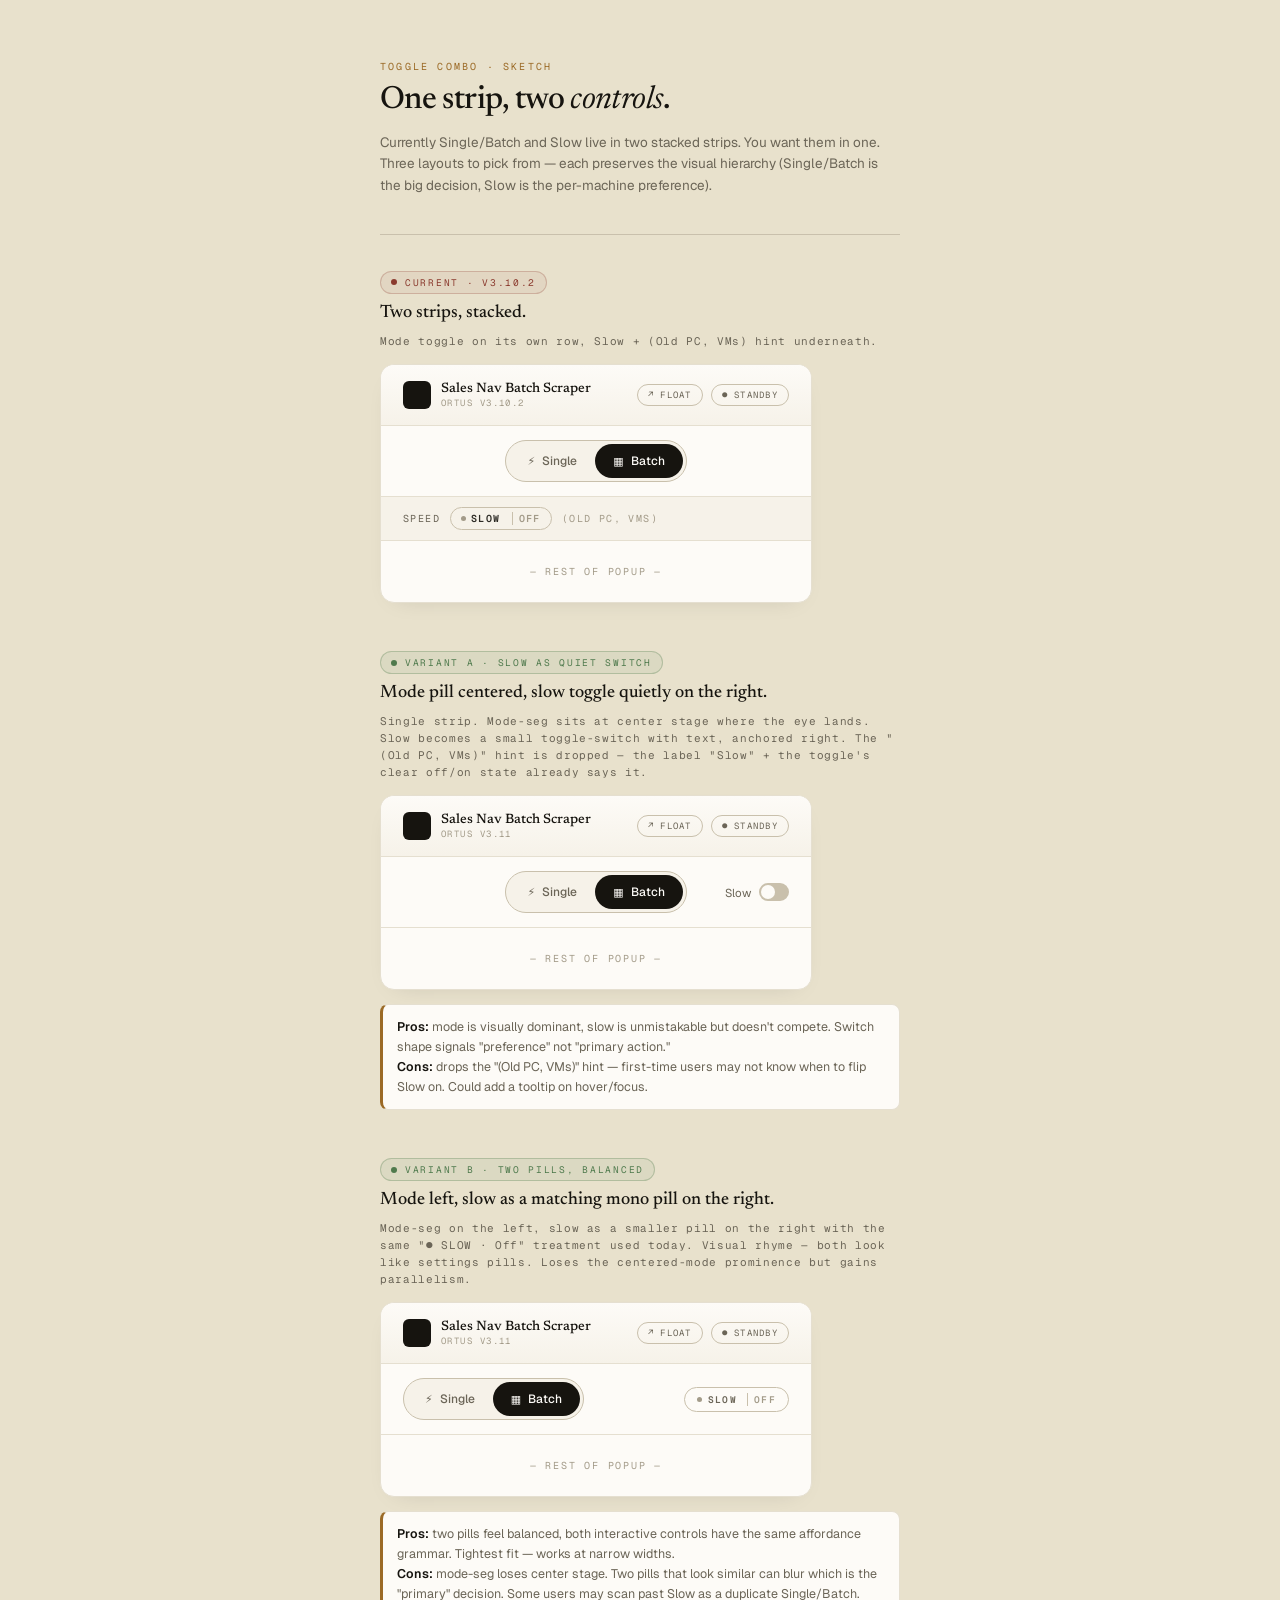
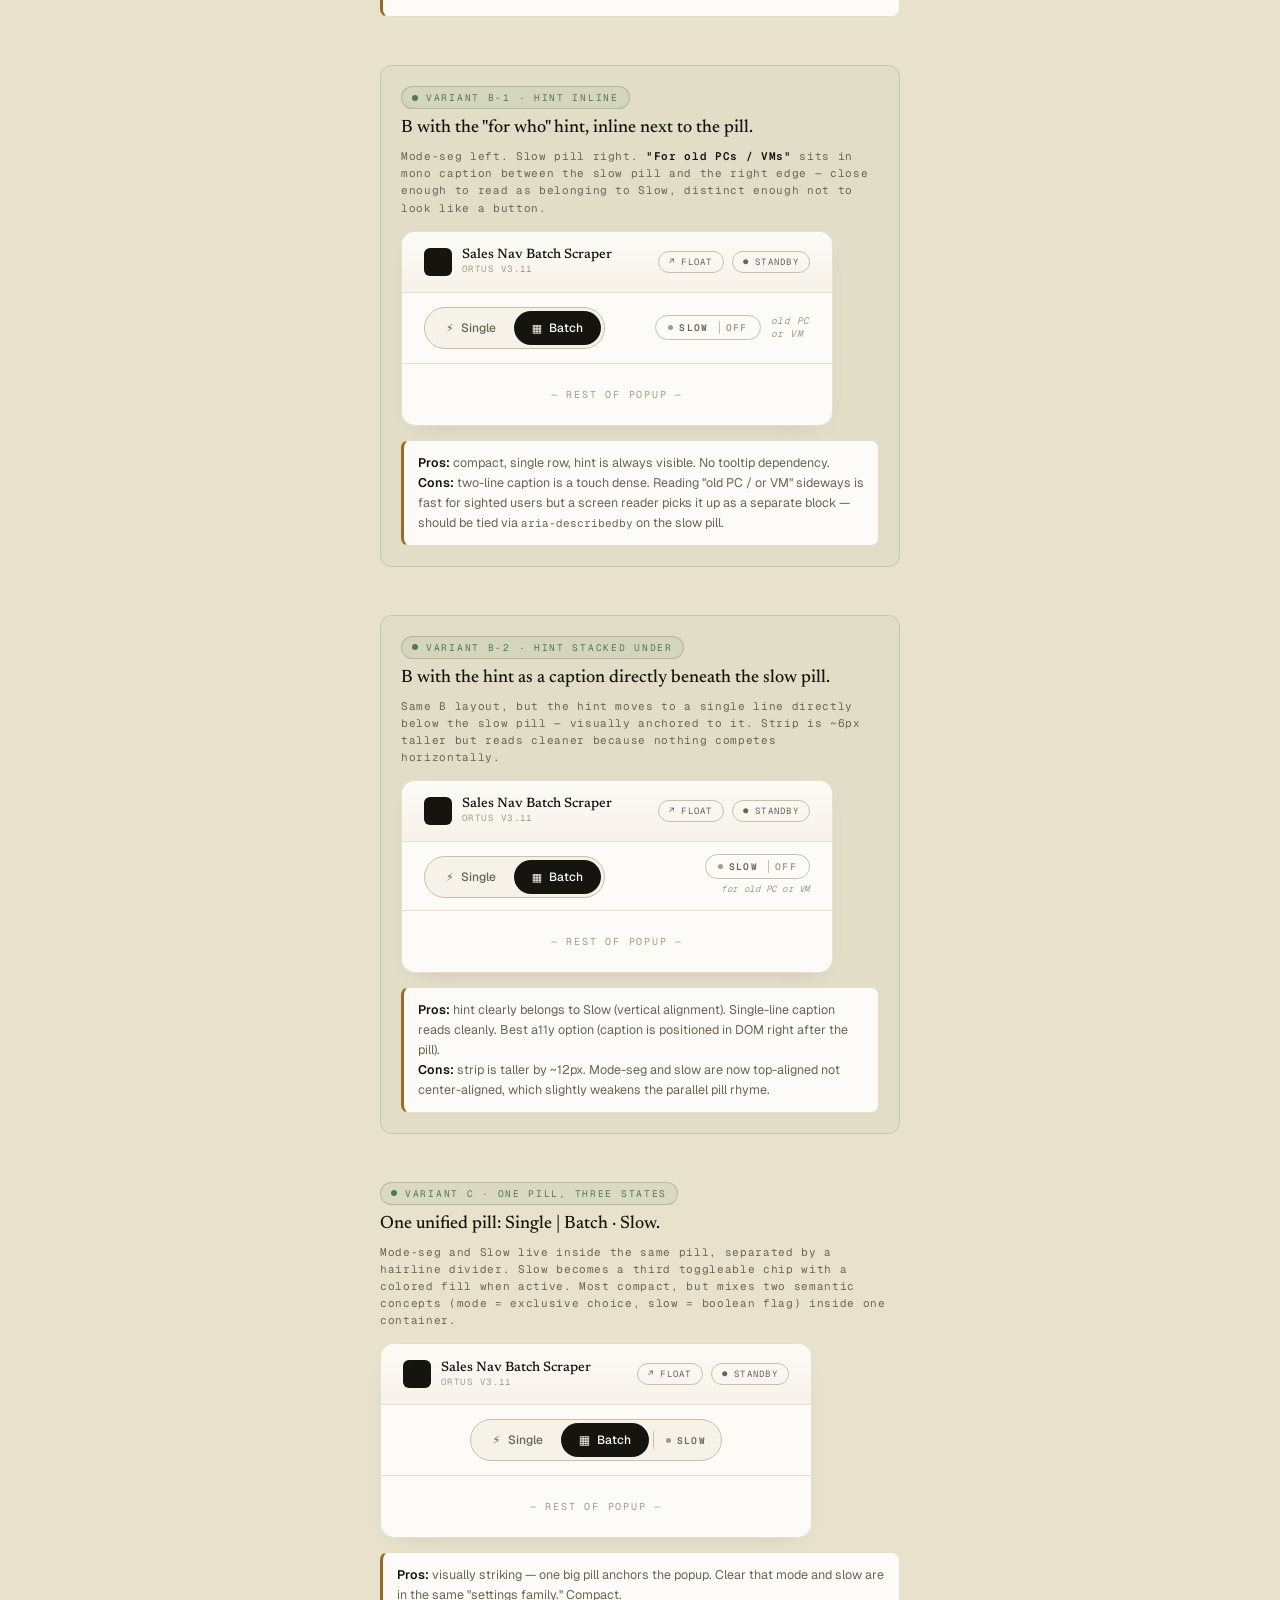
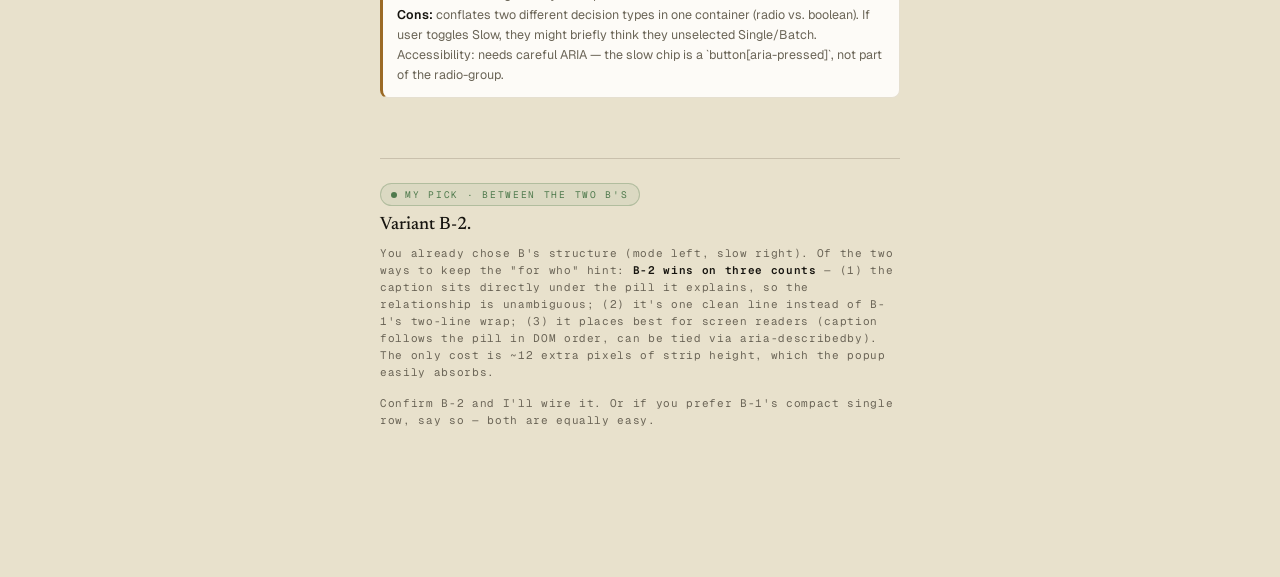
<file: sketches/toggle-combo-sketch.html>
<!doctype html>
<html lang="en">
<head>
<meta charset="utf-8">
<title>Toggle combo — Single/Batch + Slow</title>
<style>
@import url('https://fonts.googleapis.com/css2?family=Newsreader:ital,wght@0,400;0,500;0,600;1,400&family=Geist:wght@400;500;600;700&family=Geist+Mono:wght@400;500&display=swap');

:root{
  --ink:#16140F; --ink-2:#2C2A24; --ink-soft:#6B6557; --ink-faint:#A39B89;
  --paper:#FDFBF7; --paper-2:#F6F2E9; --paper-warm:#F1ECDF;
  --rule:#E5DFD0; --rule-2:#C9C0AC;
  --gold:#C99046; --gold-deep:#9B6A26; --gold-warm:#F0CE89; --gold-tint:#F6E8C8;
  --ok:#4F7A4D; --err:#8B3A2E;
  --serif:"Newsreader","Charter",Georgia,serif;
  --sans:"Geist",-apple-system,BlinkMacSystemFont,system-ui,sans-serif;
  --mono:"Geist Mono","JetBrains Mono",monospace;
  --ease:cubic-bezier(0.32,0.72,0,1);
}
*,*::before,*::after{box-sizing:border-box;}
html,body{margin:0;padding:0;}
body{
  background:#E8E1CC;
  font-family:var(--sans); font-size:14px; color:var(--ink-2);
  -webkit-font-smoothing:antialiased;
  padding:60px 40px 100px;
}

.board{max-width:520px; margin:0 auto;}

.top{margin-bottom:36px; padding-bottom:24px; border-bottom:1px solid var(--rule-2);}
.top .eyebrow{
  font-family:var(--mono); font-size:10px; letter-spacing:0.22em; text-transform:uppercase;
  color:var(--gold-deep); margin-bottom:10px;
}
.top h1{
  font-family:var(--serif); font-weight:500; font-size:32px; line-height:1.1;
  letter-spacing:-0.02em; color:var(--ink); margin:0 0 12px;
}
.top h1 em{font-style:italic; font-weight:400;}
.top .lead{font-size:13.5px; line-height:1.6; color:var(--ink-soft);}

.section{margin-bottom:48px;}
.section h2{
  font-family:var(--serif); font-weight:500; font-size:18px; color:var(--ink);
  margin:0 0 4px;
}
.section .why{
  font-family:var(--mono); font-size:11px; letter-spacing:0.06em;
  color:var(--ink-soft); margin-bottom:14px; line-height:1.55;
}
.section .why strong{color:var(--ink); font-weight:600;}

/* Popup primitive */
.popup{
  width:432px; max-width:100%;
  background:var(--paper); border-radius:14px;
  border:1px solid var(--rule);
  box-shadow:
    0 1px 0 rgba(255,255,255,0.9) inset,
    0 8px 24px -16px rgba(20,15,5,0.18);
  overflow:hidden;
}
.popup .mast{
  padding:16px 22px;
  display:grid; grid-template-columns:1fr auto;
  align-items:center; gap:10px;
  border-bottom:1px solid var(--rule);
  background:linear-gradient(180deg, var(--paper) 0%, var(--paper-2) 100%);
}
.popup .brand{display:flex; align-items:center; gap:10px;}
.popup .mark{display:inline-block; width:28px; height:28px; border-radius:6px; background:var(--ink); flex-shrink:0;}
.popup .name{font-family:var(--serif); font-weight:500; font-size:13.5px; color:var(--ink);}
.popup .sub{font-family:var(--mono); font-size:9px; letter-spacing:0.16em; text-transform:uppercase; color:var(--ink-faint); margin-top:1px;}
.popup .right-actions{display:flex; align-items:center; gap:8px;}
.popup .float-pill,.popup .live{
  font-family:var(--mono); font-size:9px; letter-spacing:0.14em; text-transform:uppercase;
  color:var(--ink-soft); background:transparent; border:1px solid var(--rule-2);
  padding:4px 10px; border-radius:999px;
}

/* Mode-seg primitive (current) */
.mode-seg{
  display:inline-flex; padding:3px; border-radius:999px;
  background:var(--paper-2); border:1px solid var(--rule-2);
}
.mode-seg button{
  appearance:none; border:0; background:transparent; cursor:pointer;
  padding:7px 18px; border-radius:999px; min-height:34px;
  font-family:var(--sans); font-size:12px; font-weight:500; color:var(--ink-soft);
  display:inline-flex; align-items:center; gap:7px;
  transition:all 220ms var(--ease);
}
.mode-seg button[aria-pressed="true"]{background:var(--ink); color:var(--paper);}
.mode-seg button .ic{font-size:11px;}

/* Slow toggle primitives — multiple variants */

/* Variant A — quiet inline switch */
.slow-switch{
  display:inline-flex; align-items:center; gap:8px;
  cursor:pointer; user-select:none;
  font-family:var(--sans); font-size:11.5px; color:var(--ink-soft);
}
.slow-switch .track{
  width:30px; height:18px; border-radius:999px;
  background:var(--rule-2); position:relative;
  transition:background 200ms var(--ease);
}
.slow-switch .track::after{
  content:""; position:absolute; top:2px; left:2px;
  width:14px; height:14px; border-radius:50%; background:var(--paper);
  transition:left 200ms var(--ease);
}
.slow-switch.on .track{background:var(--gold);}
.slow-switch.on .track::after{left:14px;}
.slow-switch.on{color:#6F4715;}

/* Variant B — small mono pill matching mode-seg style */
.slow-pill{
  display:inline-flex; align-items:center; gap:6px;
  padding:5px 12px; border-radius:999px;
  background:transparent; border:1px solid var(--rule-2); color:var(--ink-soft);
  font-family:var(--mono); font-size:9.5px; font-weight:600;
  letter-spacing:0.14em; text-transform:uppercase;
  cursor:pointer;
}
.slow-pill .dot{width:5px; height:5px; border-radius:50%; background:var(--ink-faint);}
.slow-pill .state{
  margin-left:4px; padding-left:6px;
  border-left:1px solid var(--rule-2); color:var(--ink-faint);
}
.slow-pill[aria-pressed="true"]{border-color:var(--gold-deep); color:#6F4715;}
.slow-pill[aria-pressed="true"] .dot{background:var(--gold);}
.slow-pill[aria-pressed="true"] .state{color:#6F4715; border-left-color:rgba(155,106,38,0.35);}

/* Variant C — segmented "third option" inside a wider pill */
.combo-seg{
  display:inline-flex; padding:3px; border-radius:999px;
  background:var(--paper-2); border:1px solid var(--rule-2); align-items:center;
}
.combo-seg button{
  appearance:none; border:0; background:transparent; cursor:pointer;
  padding:7px 18px; border-radius:999px; min-height:34px;
  font-family:var(--sans); font-size:12px; font-weight:500; color:var(--ink-soft);
  display:inline-flex; align-items:center; gap:7px;
}
.combo-seg button[aria-pressed="true"]{background:var(--ink); color:var(--paper);}
.combo-seg .divider{width:1px; height:18px; background:var(--rule-2); margin:0 4px;}
.combo-seg .slow-mini{
  display:inline-flex; align-items:center; gap:6px;
  padding:5px 12px 5px 8px; border-radius:999px;
  font-family:var(--mono); font-size:9.5px; font-weight:600;
  letter-spacing:0.12em; text-transform:uppercase; color:var(--ink-soft);
  cursor:pointer;
}
.combo-seg .slow-mini .dot{width:5px; height:5px; border-radius:50%; background:var(--ink-faint);}
.combo-seg .slow-mini[aria-pressed="true"]{background:var(--gold-tint); color:#6F4715;}
.combo-seg .slow-mini[aria-pressed="true"] .dot{background:var(--gold-deep); box-shadow:0 0 0 2px rgba(201,144,70,0.18);}

/* Strip layouts */
.strip-A{
  padding:14px 22px; border-bottom:1px solid var(--rule);
  background:var(--paper);
  display:flex; align-items:center; justify-content:space-between; gap:14px;
}
.strip-B{
  padding:14px 22px; border-bottom:1px solid var(--rule);
  background:var(--paper);
  display:grid; grid-template-columns:1fr auto 1fr; align-items:center; gap:14px;
}
.strip-B .left{justify-self:start; min-width:0;}
.strip-B .right{justify-self:end; min-width:0;}
.strip-C{
  padding:14px 22px; border-bottom:1px solid var(--rule);
  background:var(--paper);
  display:flex; align-items:center; justify-content:center;
}

.body-stub{
  padding:24px 26px;
  font-family:var(--mono); font-size:10px; letter-spacing:0.18em; text-transform:uppercase;
  color:var(--ink-faint); text-align:center;
}

.note{
  margin-top:14px; padding:12px 14px;
  border-radius:8px; background:var(--paper);
  border:1px solid var(--rule); border-left:3px solid var(--gold-deep);
  font-size:12.5px; color:var(--ink-soft); line-height:1.6;
}
.note strong{color:var(--ink); font-weight:600;}
.note ul{margin:4px 0 0 0; padding-left:18px;}
.note li{margin:3px 0;}

.stamp{
  display:inline-flex; align-items:center; gap:8px;
  font-family:var(--mono); font-size:9.5px; letter-spacing:0.18em; text-transform:uppercase;
  margin-bottom:10px;
  padding:4px 10px; border-radius:999px;
  color:var(--ok); background:rgba(79,122,77,0.08); border:1px solid rgba(79,122,77,0.30);
}
.stamp.current{color:var(--err); background:rgba(139,58,46,0.06); border-color:rgba(139,58,46,0.25);}
.stamp .dot{width:6px; height:6px; border-radius:50%; background:currentColor;}
</style>
</head>
<body>
<div class="board">

  <header class="top">
    <div class="eyebrow">Toggle combo · sketch</div>
    <h1>One strip, two <em>controls</em>.</h1>
    <p class="lead">
      Currently Single/Batch and Slow live in two stacked strips. You want them in one. Three layouts to pick from — each preserves the visual hierarchy (Single/Batch is the big decision, Slow is the per-machine preference).
    </p>
  </header>

  <!-- ─── Reference: Current ─────────────────────────────── -->
  <section class="section">
    <span class="stamp current"><span class="dot"></span>Current · v3.10.2</span>
    <h2>Two strips, stacked.</h2>
    <p class="why">Mode toggle on its own row, Slow + (Old PC, VMs) hint underneath.</p>
    <div class="popup">
      <div class="mast">
        <div class="brand">
          <span class="mark"></span>
          <div><div class="name">Sales Nav Batch Scraper</div><div class="sub">Ortus v3.10.2</div></div>
        </div>
        <div class="right-actions"><span class="float-pill">↗ Float</span><span class="live">● Standby</span></div>
      </div>
      <div class="strip-C">
        <div class="mode-seg" role="tablist">
          <button aria-pressed="false" type="button"><span class="ic">⚡</span>Single</button>
          <button aria-pressed="true" type="button"><span class="ic">▦</span>Batch</button>
        </div>
      </div>
      <div style="padding:10px 22px; border-bottom:1px solid var(--rule); background:var(--paper-2); font-family:var(--mono); font-size:10px; letter-spacing:0.14em; text-transform:uppercase; color:var(--ink-faint); display:flex; align-items:center; gap:10px;">
        <span style="color:var(--ink-soft);">Speed</span>
        <span style="display:inline-flex; align-items:center; gap:5px; padding:4px 10px; border:1px solid var(--rule-2); border-radius:999px; font-weight:600; color:var(--ink-2);"><span style="width:5px; height:5px; border-radius:50%; background:var(--ink-faint);"></span>Slow<span style="margin-left:6px; padding-left:6px; border-left:1px solid var(--rule-2); color:var(--ink-faint);">Off</span></span>
        <span>(Old PC, VMs)</span>
      </div>
      <div class="body-stub">— rest of popup —</div>
    </div>
  </section>


  <!-- ─── Variant A — Mode centered, slow as a quiet inline switch right ─── -->
  <section class="section">
    <span class="stamp"><span class="dot"></span>Variant A · slow as quiet switch</span>
    <h2>Mode pill centered, slow toggle quietly on the right.</h2>
    <p class="why">Single strip. Mode-seg sits at center stage where the eye lands. Slow becomes a small toggle-switch with text, anchored right. The "(Old PC, VMs)" hint is dropped — the label "Slow" + the toggle's clear off/on state already says it.</p>
    <div class="popup">
      <div class="mast">
        <div class="brand">
          <span class="mark"></span>
          <div><div class="name">Sales Nav Batch Scraper</div><div class="sub">Ortus v3.11</div></div>
        </div>
        <div class="right-actions"><span class="float-pill">↗ Float</span><span class="live">● Standby</span></div>
      </div>
      <div class="strip-B">
        <span class="left"></span>
        <div class="mode-seg" role="tablist">
          <button aria-pressed="false" type="button"><span class="ic">⚡</span>Single</button>
          <button aria-pressed="true" type="button"><span class="ic">▦</span>Batch</button>
        </div>
        <label class="slow-switch right" aria-label="Slow mode for older machines">
          <span>Slow</span>
          <span class="track"></span>
        </label>
      </div>
      <div class="body-stub">— rest of popup —</div>
    </div>
    <div class="note">
      <strong>Pros:</strong> mode is visually dominant, slow is unmistakable but doesn't compete. Switch shape signals "preference" not "primary action."<br>
      <strong>Cons:</strong> drops the "(Old PC, VMs)" hint — first-time users may not know when to flip Slow on. Could add a tooltip on hover/focus.
    </div>
  </section>


  <!-- ─── Variant B — Mode left, slow as parallel mono pill right ─── -->
  <section class="section">
    <span class="stamp"><span class="dot"></span>Variant B · two pills, balanced</span>
    <h2>Mode left, slow as a matching mono pill on the right.</h2>
    <p class="why">Mode-seg on the left, slow as a smaller pill on the right with the same "● SLOW · Off" treatment used today. Visual rhyme — both look like settings pills. Loses the centered-mode prominence but gains parallelism.</p>
    <div class="popup">
      <div class="mast">
        <div class="brand">
          <span class="mark"></span>
          <div><div class="name">Sales Nav Batch Scraper</div><div class="sub">Ortus v3.11</div></div>
        </div>
        <div class="right-actions"><span class="float-pill">↗ Float</span><span class="live">● Standby</span></div>
      </div>
      <div class="strip-A">
        <div class="mode-seg" role="tablist">
          <button aria-pressed="false" type="button"><span class="ic">⚡</span>Single</button>
          <button aria-pressed="true" type="button"><span class="ic">▦</span>Batch</button>
        </div>
        <button class="slow-pill" aria-pressed="false" type="button">
          <span class="dot"></span>Slow<span class="state">Off</span>
        </button>
      </div>
      <div class="body-stub">— rest of popup —</div>
    </div>
    <div class="note">
      <strong>Pros:</strong> two pills feel balanced, both interactive controls have the same affordance grammar. Tightest fit — works at narrow widths.<br>
      <strong>Cons:</strong> mode-seg loses center stage. Two pills that look similar can blur which is the "primary" decision. Some users may scan past Slow as a duplicate Single/Batch.
    </div>
  </section>


  <!-- ─── Variant B-1 — B with hint inline ─── -->
  <section class="section" style="background:rgba(79,122,77,0.04); padding:20px; border-radius:12px; border:1px solid rgba(79,122,77,0.20);">
    <span class="stamp"><span class="dot"></span>Variant B-1 · hint inline</span>
    <h2>B with the "for who" hint, inline next to the pill.</h2>
    <p class="why">Mode-seg left. Slow pill right. <strong>"For old PCs / VMs"</strong> sits in mono caption between the slow pill and the right edge — close enough to read as belonging to Slow, distinct enough not to look like a button.</p>
    <div class="popup">
      <div class="mast">
        <div class="brand">
          <span class="mark"></span>
          <div><div class="name">Sales Nav Batch Scraper</div><div class="sub">Ortus v3.11</div></div>
        </div>
        <div class="right-actions"><span class="float-pill">↗ Float</span><span class="live">● Standby</span></div>
      </div>
      <div class="strip-A">
        <div class="mode-seg" role="tablist">
          <button aria-pressed="false" type="button"><span class="ic">⚡</span>Single</button>
          <button aria-pressed="true" type="button"><span class="ic">▦</span>Batch</button>
        </div>
        <div style="display:flex; align-items:center; gap:10px;">
          <button class="slow-pill" aria-pressed="false" type="button">
            <span class="dot"></span>Slow<span class="state">Off</span>
          </button>
          <span style="font-family:var(--mono); font-size:9.5px; letter-spacing:0.06em; color:var(--ink-faint); white-space:nowrap; line-height:1.3; font-style:italic;">old PC<br>or VM</span>
        </div>
      </div>
      <div class="body-stub">— rest of popup —</div>
    </div>
    <div class="note">
      <strong>Pros:</strong> compact, single row, hint is always visible. No tooltip dependency.<br>
      <strong>Cons:</strong> two-line caption is a touch dense. Reading "old PC / or VM" sideways is fast for sighted users but a screen reader picks it up as a separate block — should be tied via <code style="font-family:var(--mono); font-size:11px;">aria-describedby</code> on the slow pill.
    </div>
  </section>


  <!-- ─── Variant B-2 — B with hint stacked under the slow pill ─── -->
  <section class="section" style="background:rgba(79,122,77,0.04); padding:20px; border-radius:12px; border:1px solid rgba(79,122,77,0.20);">
    <span class="stamp"><span class="dot"></span>Variant B-2 · hint stacked under</span>
    <h2>B with the hint as a caption directly beneath the slow pill.</h2>
    <p class="why">Same B layout, but the hint moves to a single line directly below the slow pill — visually anchored to it. Strip is ~6px taller but reads cleaner because nothing competes horizontally.</p>
    <div class="popup">
      <div class="mast">
        <div class="brand">
          <span class="mark"></span>
          <div><div class="name">Sales Nav Batch Scraper</div><div class="sub">Ortus v3.11</div></div>
        </div>
        <div class="right-actions"><span class="float-pill">↗ Float</span><span class="live">● Standby</span></div>
      </div>
      <div class="strip-A" style="align-items:flex-start; padding-top:12px; padding-bottom:12px;">
        <div class="mode-seg" role="tablist" style="margin-top:2px;">
          <button aria-pressed="false" type="button"><span class="ic">⚡</span>Single</button>
          <button aria-pressed="true" type="button"><span class="ic">▦</span>Batch</button>
        </div>
        <div style="display:flex; flex-direction:column; align-items:flex-end; gap:4px;">
          <button class="slow-pill" aria-pressed="false" type="button">
            <span class="dot"></span>Slow<span class="state">Off</span>
          </button>
          <span style="font-family:var(--mono); font-size:9px; letter-spacing:0.06em; color:var(--ink-faint); font-style:italic;">for old PC or VM</span>
        </div>
      </div>
      <div class="body-stub">— rest of popup —</div>
    </div>
    <div class="note">
      <strong>Pros:</strong> hint clearly belongs to Slow (vertical alignment). Single-line caption reads cleanly. Best a11y option (caption is positioned in DOM right after the pill).<br>
      <strong>Cons:</strong> strip is taller by ~12px. Mode-seg and slow are now top-aligned not center-aligned, which slightly weakens the parallel pill rhyme.
    </div>
  </section>


  <!-- ─── Variant C — Single combined pill: mode + slow as a third element ─── -->
  <section class="section">
    <span class="stamp"><span class="dot"></span>Variant C · one pill, three states</span>
    <h2>One unified pill: Single | Batch · Slow.</h2>
    <p class="why">Mode-seg and Slow live inside the same pill, separated by a hairline divider. Slow becomes a third toggleable chip with a colored fill when active. Most compact, but mixes two semantic concepts (mode = exclusive choice, slow = boolean flag) inside one container.</p>
    <div class="popup">
      <div class="mast">
        <div class="brand">
          <span class="mark"></span>
          <div><div class="name">Sales Nav Batch Scraper</div><div class="sub">Ortus v3.11</div></div>
        </div>
        <div class="right-actions"><span class="float-pill">↗ Float</span><span class="live">● Standby</span></div>
      </div>
      <div class="strip-C">
        <div class="combo-seg">
          <button aria-pressed="false" type="button"><span class="ic">⚡</span>Single</button>
          <button aria-pressed="true" type="button"><span class="ic">▦</span>Batch</button>
          <span class="divider"></span>
          <button class="slow-mini" aria-pressed="false" type="button"><span class="dot"></span>Slow</button>
        </div>
      </div>
      <div class="body-stub">— rest of popup —</div>
    </div>
    <div class="note">
      <strong>Pros:</strong> visually striking — one big pill anchors the popup. Clear that mode and slow are in the same "settings family." Compact.<br>
      <strong>Cons:</strong> conflates two different decision types in one container (radio vs. boolean). If user toggles Slow, they might briefly think they unselected Single/Batch. Accessibility: needs careful ARIA — the slow chip is a `button[aria-pressed]`, not part of the radio-group.
    </div>
  </section>

  <!-- ─── My recommendation ─── -->
  <section class="section" style="margin-top:60px; padding-top:24px; border-top:1px solid var(--rule-2);">
    <span class="stamp"><span class="dot"></span>My pick · between the two B's</span>
    <h2>Variant B-2.</h2>
    <p class="why">
      You already chose B's structure (mode left, slow right). Of the two ways to keep the
      "for who" hint: <strong>B-2 wins on three counts</strong> — (1) the caption sits directly
      under the pill it explains, so the relationship is unambiguous; (2) it's one clean line
      instead of B-1's two-line wrap; (3) it places best for screen readers (caption follows
      the pill in DOM order, can be tied via <code style="font-family:var(--mono); font-size:11px;">aria-describedby</code>).
      The only cost is ~12 extra pixels of strip height, which the popup easily absorbs.
    </p>
    <p class="why" style="margin-top:14px; color:var(--ink-soft);">
      Confirm B-2 and I'll wire it. Or if you prefer B-1's compact single row, say so — both are equally easy.
    </p>
  </section>

</div>
</body>
</html>
</file>
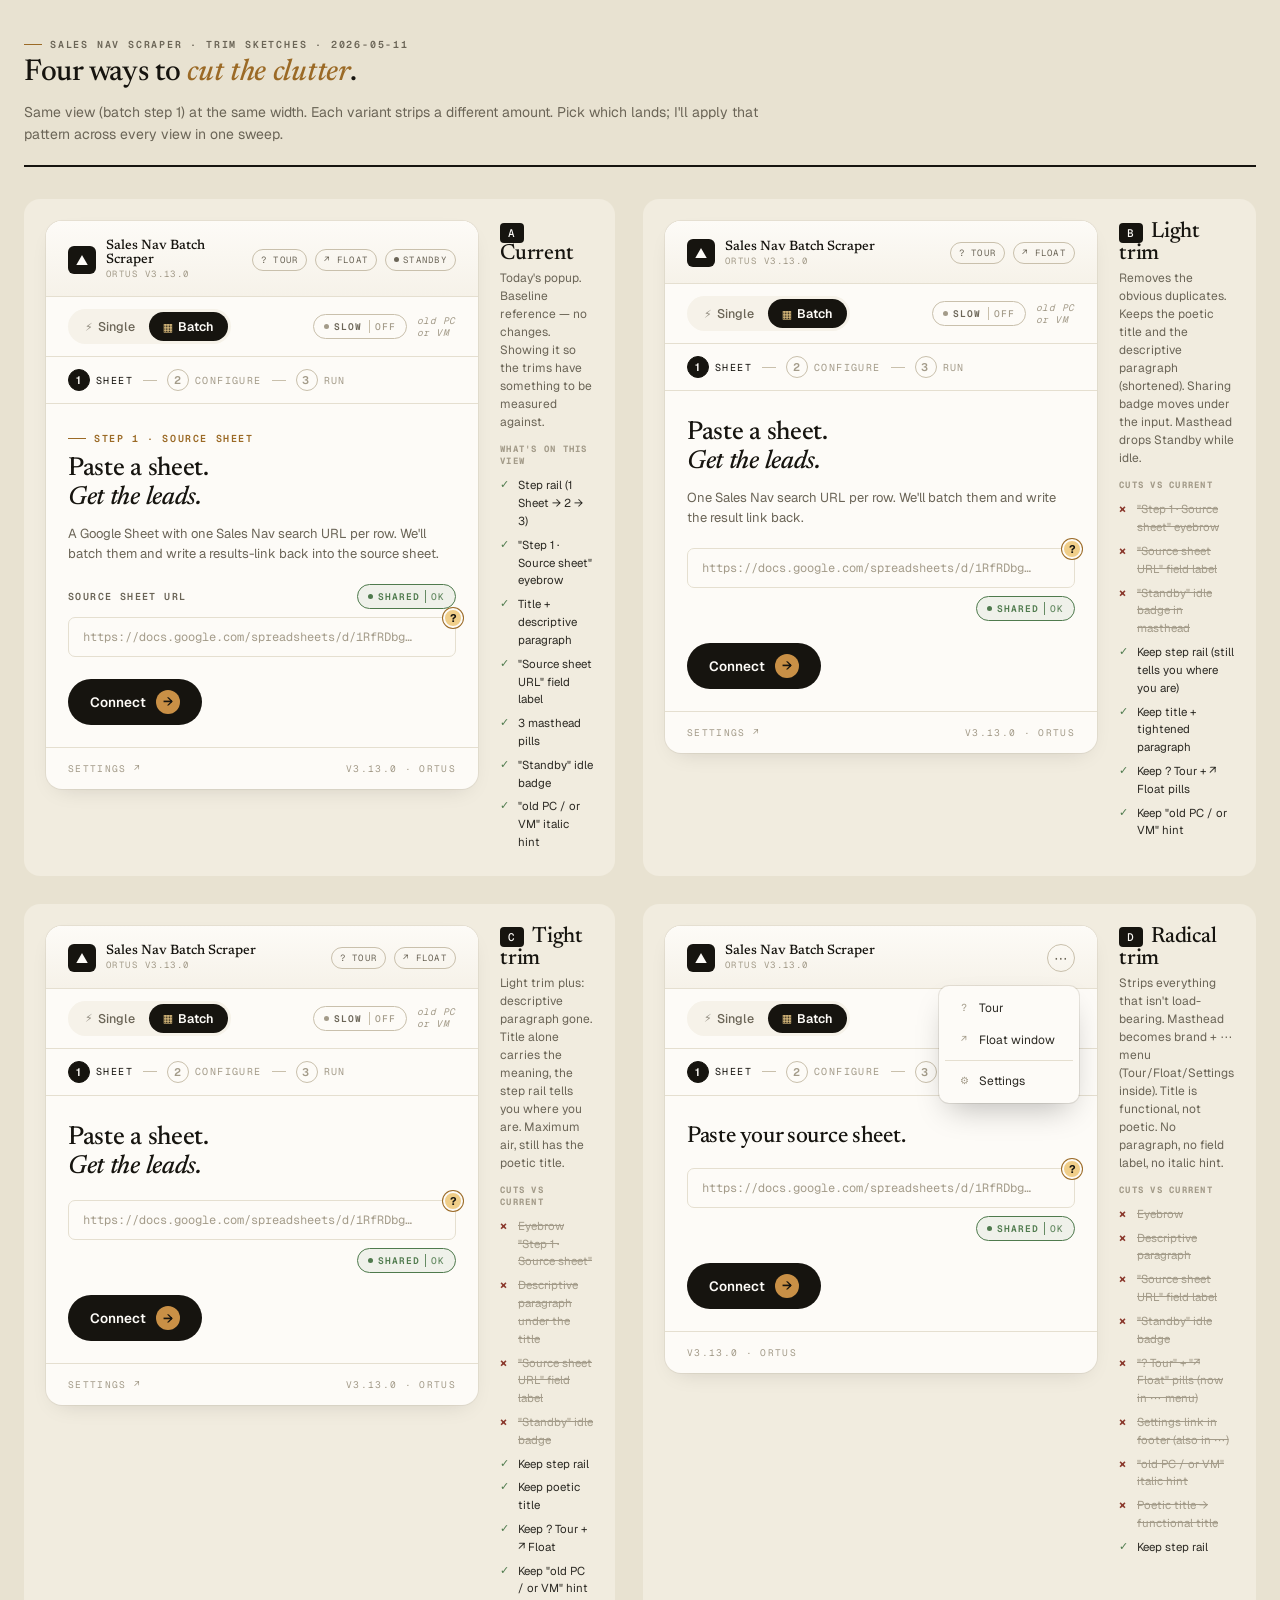
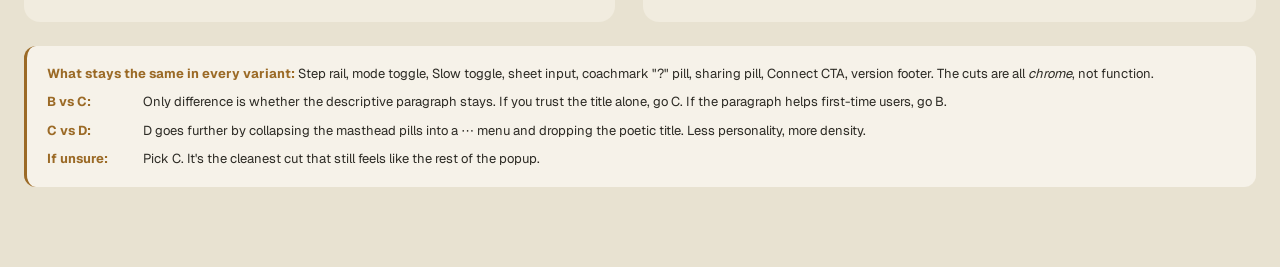
<file: sketches/trim-sketch.html>
<!doctype html>
<html lang="en">
<head>
<meta charset="utf-8">
<title>Trim sketches — Sales Nav Scraper</title>
<style>
@import url('https://fonts.googleapis.com/css2?family=Newsreader:ital,wght@0,400;0,500;0,600;1,400;1,500&family=Geist:wght@400;500;600;700&family=Geist+Mono:wght@400;500&display=swap');

:root{
  --ink:#16140F; --ink-2:#2C2A24; --ink-soft:#6B6557; --ink-faint:#A39B89;
  --paper:#FDFBF7; --paper-2:#F6F2E9; --paper-warm:#F1ECDF;
  --rule:#E5DFD0; --rule-2:#C9C0AC;
  --gold:#C99046; --gold-deep:#9B6A26; --gold-warm:#F0CE89; --gold-tint:#F6E8C8;
  --ok:#4F7A4D; --err:#8B3A2E;
  --serif:"Newsreader","Charter",Georgia,serif;
  --sans:"Geist",-apple-system,system-ui,sans-serif;
  --mono:"Geist Mono","SFMono-Regular",monospace;
}
*,*::before,*::after{box-sizing:border-box;}
html,body{margin:0;padding:0;}
body{
  font-family:var(--sans); font-size:13px; color:var(--ink-2);
  background:#E8E2D1;
  padding:32px 24px 80px;
  -webkit-font-smoothing:antialiased;
}
.page{ max-width:1500px; margin:0 auto; }
.banner{ border-bottom:2px solid var(--ink); padding-bottom:20px; margin-bottom:32px; }
.banner .eyebrow{
  font-family:var(--mono); font-size:10px; letter-spacing:0.18em; text-transform:uppercase;
  color:var(--ink-soft); margin-bottom:6px;
}
.banner h1{
  font-family:var(--serif); font-weight:500; font-size:30px; line-height:1.1;
  margin:0 0 12px; color:var(--ink); letter-spacing:-0.01em;
}
.banner h1 em{ font-style:italic; color:var(--gold-deep); }
.banner p{
  margin:0; max-width:760px; font-size:14px; line-height:1.55; color:var(--ink-soft);
}

.grid{
  display:grid; grid-template-columns:repeat(2, 1fr); gap:28px;
}
@media (max-width:1100px){ .grid{grid-template-columns:1fr;} }

.variant{
  background:var(--paper-warm);
  border-radius:16px; padding:22px;
  display:grid;
  grid-template-columns:432px 1fr;
  gap:22px;
  align-items:start;
}
@media (max-width:900px){
  .variant{ grid-template-columns:1fr; }
}
.variant-meta h2{
  font-family:var(--serif); font-weight:500; font-size:22px;
  margin:0 0 4px; color:var(--ink); letter-spacing:-0.01em;
}
.variant-meta h2 .letter{
  display:inline-block; background:var(--ink); color:var(--paper);
  font-family:var(--mono); font-size:11px; letter-spacing:0.1em;
  padding:3px 8px; border-radius:4px; margin-right:8px;
  vertical-align:middle;
}
.variant-meta .pitch{
  font-size:12px; line-height:1.5; color:var(--ink-soft); margin:0 0 12px;
}
.cuts{ margin-top:10px; }
.cuts h5{
  font-family:var(--mono); font-size:9px; letter-spacing:0.14em; text-transform:uppercase;
  color:var(--ink-faint); margin:0 0 6px;
}
.cuts ul{ margin:0; padding-left:0; list-style:none; }
.cuts li{
  font-size:11.5px; line-height:1.55; color:var(--ink-2);
  padding:3px 0 3px 18px; position:relative;
}
.cuts li.kept::before{
  content:"✓"; position:absolute; left:0; top:3px;
  color:var(--ok); font-weight:700; font-size:11px;
}
.cuts li.cut::before{
  content:"×"; position:absolute; left:0; top:2px;
  color:var(--err); font-weight:700; font-size:13px;
}
.cuts li.cut{ color:var(--ink-faint); text-decoration:line-through; }

/* ========== Popup mock (matches real extension popup) ========== */
.popup{
  width:432px;
  background:var(--paper);
  border-radius:16px;
  overflow:hidden;
  box-shadow:
    0 1px 0 rgba(255,255,255,0.9) inset,
    0 0 0 1px rgba(60,40,10,0.06),
    0 8px 24px -12px rgba(20,15,5,0.18);
  position:relative;
}

/* Masthead */
.mast{
  padding:18px 22px 16px;
  display:grid; grid-template-columns:1fr auto;
  align-items:center; gap:10px;
  border-bottom:1px solid var(--rule);
  background:linear-gradient(180deg, var(--paper) 0%, var(--paper-2) 100%);
}
.brand{ display:flex; align-items:center; gap:10px; }
.mark{
  width:28px; height:28px; background:var(--ink); border-radius:6px; flex-shrink:0;
  display:flex; align-items:center; justify-content:center;
  font-size:14px; color:var(--paper);
}
.brand .name{ font-family:var(--serif); font-weight:500; font-size:13.5px; color:var(--ink); }
.brand .sub{
  font-family:var(--mono); font-size:9px; letter-spacing:0.16em; text-transform:uppercase;
  color:var(--ink-faint); margin-top:1px;
}
.right-actions{ display:flex; align-items:center; gap:8px; }
.pill{
  font-family:var(--mono); font-size:9px; letter-spacing:0.14em; text-transform:uppercase;
  color:var(--ink-soft);
  padding:4px 8px; border:1px solid var(--rule-2); border-radius:999px;
  background:transparent;
  display:inline-flex; align-items:center; gap:4px;
  white-space:nowrap;
}
.pill.live-standby{ }
.pill.live-standby .dot{ width:5px; height:5px; border-radius:50%; background:currentColor; }
.kebab{
  width:28px; height:28px; border-radius:50%;
  border:1px solid var(--rule-2); background:transparent;
  display:inline-flex; align-items:center; justify-content:center;
  font-size:14px; color:var(--ink-soft); cursor:pointer;
  letter-spacing:0; font-family:var(--sans);
}

/* Control strip */
.control-strip{
  padding:12px 22px; border-bottom:1px solid var(--rule);
  background:var(--paper);
  display:flex; align-items:center; justify-content:space-between; gap:14px;
}
.mode-seg{
  display:flex; background:var(--paper-2);
  border-radius:999px; padding:3px; gap:0;
}
.mode-seg button{
  font-family:var(--sans); font-size:12.5px; font-weight:500;
  padding:6px 14px; border-radius:999px; border:none;
  background:transparent; color:var(--ink-soft); cursor:pointer;
  display:inline-flex; align-items:center; gap:5px;
}
.mode-seg button.on{ background:var(--ink); color:var(--paper); font-weight:600; }
.mode-seg button .ic{ font-size:11px; opacity:0.7; }
.mode-seg button.on .ic{ color:var(--gold-warm); opacity:1; }
.control-strip-right{ display:flex; align-items:center; gap:10px; }
.toggle-pill{
  display:inline-flex; align-items:center; gap:5px;
  font-family:var(--mono); font-size:9.5px; letter-spacing:0.1em; text-transform:uppercase;
  font-weight:600;
  padding:5px 10px; border:1px solid var(--rule-2); border-radius:999px;
  color:var(--ink-soft); background:var(--paper);
}
.toggle-pill .dot{ width:5px; height:5px; border-radius:50%; background:var(--ink-faint); }
.toggle-pill .state{
  font-weight:500; color:var(--ink-faint); padding-left:5px; border-left:1px solid var(--rule-2);
  margin-left:2px;
}
.slow-hint{
  font-family:var(--mono); font-size:9.5px; letter-spacing:0.06em;
  color:var(--ink-faint); white-space:nowrap; line-height:1.3;
  font-style:italic;
}

/* Step rail */
.step-rail{
  padding:12px 22px; display:flex; align-items:center; gap:10px;
  font-family:var(--mono); font-size:10px; letter-spacing:0.14em; text-transform:uppercase;
  background:var(--paper); border-bottom:1px solid var(--rule);
}
.step-rail .step{
  display:inline-flex; align-items:center; gap:6px;
  color:var(--ink-faint);
}
.step-rail .step.active{ color:var(--ink); }
.step-rail .num{
  width:22px; height:22px; border-radius:50%;
  border:1.5px solid var(--rule-2);
  display:inline-flex; align-items:center; justify-content:center;
  font-family:var(--sans); font-size:11px; font-weight:600;
}
.step-rail .step.active .num{ background:var(--ink); color:var(--paper); border-color:var(--ink); }
.step-rail .dash{
  display:inline-block; width:14px; height:1px; background:var(--rule-2);
}

/* Hero / form */
.hero{ padding:22px 22px 22px; }
.eyebrow{
  display:inline-flex; align-items:center; gap:8px;
  font-family:var(--mono); font-size:10px; letter-spacing:0.16em; text-transform:uppercase;
  font-weight:600; color:var(--gold-deep);
  margin-bottom:10px;
}
.eyebrow::before{
  content:""; width:18px; height:1px; background:var(--gold-deep);
}
.hero .title{
  font-family:var(--serif); font-weight:500; font-size:26px; line-height:1.12;
  color:var(--ink); margin:0 0 10px; letter-spacing:-0.012em;
}
.hero .title em{ font-style:italic; }
.hero .sub{
  font-size:13px; line-height:1.55; color:var(--ink-soft); margin:0 0 20px;
}

.field-row{
  display:flex; align-items:center; justify-content:space-between;
  margin:18px 0 8px; gap:10px;
}
.field-label{
  font-family:var(--mono); font-size:10px; letter-spacing:0.14em; text-transform:uppercase;
  font-weight:600; color:var(--ink-soft);
  margin:0;
}
.shared-pill{
  display:inline-flex; align-items:center; gap:5px;
  font-family:var(--mono); font-size:9.5px; letter-spacing:0.1em; text-transform:uppercase;
  font-weight:600;
  padding:5px 10px; border:1px solid var(--ok); border-radius:999px;
  color:var(--ok); background:rgba(79,122,77,0.08);
}
.shared-pill .dot{ width:5px; height:5px; border-radius:50%; background:var(--ok); }
.shared-pill .state{
  font-weight:500; padding-left:5px; border-left:1px solid var(--ok); opacity:0.85;
}

.input-wrap{ position:relative; }
.input{
  width:100%; height:40px; padding:0 14px;
  border-radius:7px; border:1px solid var(--rule);
  background:var(--paper);
  font-family:var(--mono); font-size:12px; color:var(--ink-2);
  display:flex; align-items:center;
}
.input.placeholder{ color:var(--ink-faint); }
.help-pill-mock{
  position:absolute;
  top:-9px; right:-7px;
  width:20px; height:20px;
  border-radius:50%;
  background:var(--gold-warm);
  border:2px solid var(--paper);
  font-family:var(--sans); font-weight:700; font-size:11px;
  color:var(--ink);
  display:flex; align-items:center; justify-content:center;
  box-shadow:0 0 0 1px var(--gold-deep);
}

.actions{ margin-top:22px; display:flex; gap:10px; }
.cta{
  background:var(--ink); color:var(--paper);
  font-family:var(--sans); font-size:13.5px; font-weight:600;
  padding:11px 22px; border:none; border-radius:999px;
  display:inline-flex; align-items:center; gap:10px;
}
.cta .pod{
  width:24px; height:24px; border-radius:50%;
  background:var(--gold); color:var(--ink);
  display:inline-flex; align-items:center; justify-content:center;
  font-size:13px;
}

.footer-row{
  padding:14px 22px; border-top:1px solid var(--rule);
  display:flex; justify-content:space-between;
  font-family:var(--mono); font-size:9.5px; letter-spacing:0.14em; text-transform:uppercase;
  color:var(--ink-faint);
}

/* Kebab menu callout (for Variant D illustration) */
.kebab-menu-callout{
  position:absolute; top:60px; right:18px;
  background:var(--paper); border-radius:10px;
  padding:6px;
  box-shadow:0 14px 32px -10px rgba(0,0,0,0.28), 0 0 0 1px rgba(60,40,10,0.1);
  display:flex; flex-direction:column;
  min-width:140px;
  z-index:10;
}
.kebab-menu-callout button{
  text-align:left; background:transparent; border:none;
  padding:8px 12px; border-radius:6px;
  font-family:var(--sans); font-size:12px; color:var(--ink-2);
  display:flex; align-items:center; gap:8px;
}
.kebab-menu-callout button:hover{ background:var(--paper-2); }
.kebab-menu-callout .sep{ height:1px; background:var(--rule); margin:4px 0; }
.kebab-menu-callout .ic{
  font-family:var(--mono); font-size:10px; color:var(--ink-faint);
  width:14px; text-align:center;
}

.compare-note{
  margin-top:24px;
  padding:18px 20px;
  background:var(--paper-2);
  border-radius:12px;
  border-left:3px solid var(--gold-deep);
  font-size:13px; line-height:1.55; color:var(--ink-2);
}
.compare-note b{ color:var(--gold-deep); }
.compare-note .row{ display:flex; gap:16px; align-items:baseline; margin-top:8px; }
.compare-note .row b{ min-width:80px; }
</style>
</head>
<body>
<div class="page">

  <header class="banner">
    <div class="eyebrow">Sales Nav Scraper · trim sketches · 2026-05-11</div>
    <h1>Four ways to <em>cut the clutter</em>.</h1>
    <p>Same view (batch step 1) at the same width. Each variant strips a different amount. Pick which lands; I'll apply that pattern across every view in one sweep.</p>
  </header>

  <div class="grid">

    <!-- ============================================================ -->
    <!-- VARIANT A — CURRENT (baseline for comparison)               -->
    <!-- ============================================================ -->
    <section class="variant">
      <div class="popup">
        <div class="mast">
          <div class="brand">
            <div class="mark">▲</div>
            <div><div class="name">Sales Nav Batch Scraper</div><div class="sub">Ortus v3.13.0</div></div>
          </div>
          <div class="right-actions">
            <span class="pill">? Tour</span>
            <span class="pill">↗ Float</span>
            <span class="pill live-standby"><span class="dot"></span>Standby</span>
          </div>
        </div>
        <div class="control-strip">
          <div class="mode-seg">
            <button><span class="ic">⚡</span>Single</button>
            <button class="on"><span class="ic">▦</span>Batch</button>
          </div>
          <div class="control-strip-right">
            <span class="toggle-pill"><span class="dot"></span>Slow<span class="state">Off</span></span>
            <span class="slow-hint">old PC<br>or VM</span>
          </div>
        </div>
        <div class="step-rail">
          <span class="step active"><span class="num">1</span>Sheet</span><span class="dash"></span>
          <span class="step"><span class="num">2</span>Configure</span><span class="dash"></span>
          <span class="step"><span class="num">3</span>Run</span>
        </div>
        <div class="hero">
          <span class="eyebrow">Step 1 · Source sheet</span>
          <h2 class="title">Paste a sheet.<br><em>Get the leads.</em></h2>
          <p class="sub">A Google Sheet with one Sales Nav search URL per row. We'll batch them and write a results-link back into the source sheet.</p>
          <div class="field-row">
            <label class="field-label">Source sheet URL</label>
            <span class="shared-pill"><span class="dot"></span>Shared<span class="state">OK</span></span>
          </div>
          <div class="input-wrap">
            <div class="input placeholder">https://docs.google.com/spreadsheets/d/1RfRDbg…</div>
            <span class="help-pill-mock">?</span>
          </div>
          <div class="actions">
            <button class="cta">Connect<span class="pod">→</span></button>
          </div>
        </div>
        <div class="footer-row">
          <span>Settings ↗</span>
          <span>v3.13.0 · Ortus</span>
        </div>
      </div>

      <div class="variant-meta">
        <h2><span class="letter">A</span>Current</h2>
        <p class="pitch">Today's popup. Baseline reference — no changes. Showing it so the trims have something to be measured against.</p>
        <div class="cuts">
          <h5>What's on this view</h5>
          <ul>
            <li class="kept">Step rail (1 Sheet → 2 → 3)</li>
            <li class="kept">"Step 1 · Source sheet" eyebrow</li>
            <li class="kept">Title + descriptive paragraph</li>
            <li class="kept">"Source sheet URL" field label</li>
            <li class="kept">3 masthead pills</li>
            <li class="kept">"Standby" idle badge</li>
            <li class="kept">"old PC / or VM" italic hint</li>
          </ul>
        </div>
      </div>
    </section>

    <!-- ============================================================ -->
    <!-- VARIANT B — LIGHT TRIM                                       -->
    <!-- ============================================================ -->
    <section class="variant">
      <div class="popup">
        <div class="mast">
          <div class="brand">
            <div class="mark">▲</div>
            <div><div class="name">Sales Nav Batch Scraper</div><div class="sub">Ortus v3.13.0</div></div>
          </div>
          <div class="right-actions">
            <span class="pill">? Tour</span>
            <span class="pill">↗ Float</span>
            <!-- Standby pill removed during idle -->
          </div>
        </div>
        <div class="control-strip">
          <div class="mode-seg">
            <button><span class="ic">⚡</span>Single</button>
            <button class="on"><span class="ic">▦</span>Batch</button>
          </div>
          <div class="control-strip-right">
            <span class="toggle-pill"><span class="dot"></span>Slow<span class="state">Off</span></span>
            <span class="slow-hint">old PC<br>or VM</span>
          </div>
        </div>
        <div class="step-rail">
          <span class="step active"><span class="num">1</span>Sheet</span><span class="dash"></span>
          <span class="step"><span class="num">2</span>Configure</span><span class="dash"></span>
          <span class="step"><span class="num">3</span>Run</span>
        </div>
        <div class="hero">
          <!-- eyebrow removed -->
          <h2 class="title" style="margin-top:6px;">Paste a sheet.<br><em>Get the leads.</em></h2>
          <p class="sub">One Sales Nav search URL per row. We'll batch them and write the result link back.</p>
          <div class="input-wrap" style="margin-top:18px;">
            <div class="input placeholder">https://docs.google.com/spreadsheets/d/1RfRDbg…</div>
            <span class="help-pill-mock">?</span>
          </div>
          <div style="margin-top:8px; display:flex; justify-content:flex-end;">
            <span class="shared-pill"><span class="dot"></span>Shared<span class="state">OK</span></span>
          </div>
          <div class="actions">
            <button class="cta">Connect<span class="pod">→</span></button>
          </div>
        </div>
        <div class="footer-row">
          <span>Settings ↗</span>
          <span>v3.13.0 · Ortus</span>
        </div>
      </div>

      <div class="variant-meta">
        <h2><span class="letter">B</span>Light trim</h2>
        <p class="pitch">Removes the obvious duplicates. Keeps the poetic title and the descriptive paragraph (shortened). Sharing badge moves under the input. Masthead drops Standby while idle.</p>
        <div class="cuts">
          <h5>Cuts vs current</h5>
          <ul>
            <li class="cut">"Step 1 · Source sheet" eyebrow</li>
            <li class="cut">"Source sheet URL" field label</li>
            <li class="cut">"Standby" idle badge in masthead</li>
            <li class="kept">Keep step rail (still tells you where you are)</li>
            <li class="kept">Keep title + tightened paragraph</li>
            <li class="kept">Keep ? Tour + ↗ Float pills</li>
            <li class="kept">Keep "old PC / or VM" hint</li>
          </ul>
        </div>
      </div>
    </section>

    <!-- ============================================================ -->
    <!-- VARIANT C — TIGHT TRIM                                       -->
    <!-- ============================================================ -->
    <section class="variant">
      <div class="popup">
        <div class="mast">
          <div class="brand">
            <div class="mark">▲</div>
            <div><div class="name">Sales Nav Batch Scraper</div><div class="sub">Ortus v3.13.0</div></div>
          </div>
          <div class="right-actions">
            <span class="pill">? Tour</span>
            <span class="pill">↗ Float</span>
          </div>
        </div>
        <div class="control-strip">
          <div class="mode-seg">
            <button><span class="ic">⚡</span>Single</button>
            <button class="on"><span class="ic">▦</span>Batch</button>
          </div>
          <div class="control-strip-right">
            <span class="toggle-pill"><span class="dot"></span>Slow<span class="state">Off</span></span>
            <span class="slow-hint">old PC<br>or VM</span>
          </div>
        </div>
        <div class="step-rail">
          <span class="step active"><span class="num">1</span>Sheet</span><span class="dash"></span>
          <span class="step"><span class="num">2</span>Configure</span><span class="dash"></span>
          <span class="step"><span class="num">3</span>Run</span>
        </div>
        <div class="hero">
          <h2 class="title" style="margin-top:6px;">Paste a sheet.<br><em>Get the leads.</em></h2>
          <!-- paragraph removed entirely -->
          <div class="input-wrap" style="margin-top:18px;">
            <div class="input placeholder">https://docs.google.com/spreadsheets/d/1RfRDbg…</div>
            <span class="help-pill-mock">?</span>
          </div>
          <div style="margin-top:8px; display:flex; justify-content:flex-end;">
            <span class="shared-pill"><span class="dot"></span>Shared<span class="state">OK</span></span>
          </div>
          <div class="actions">
            <button class="cta">Connect<span class="pod">→</span></button>
          </div>
        </div>
        <div class="footer-row">
          <span>Settings ↗</span>
          <span>v3.13.0 · Ortus</span>
        </div>
      </div>

      <div class="variant-meta">
        <h2><span class="letter">C</span>Tight trim</h2>
        <p class="pitch">Light trim plus: descriptive paragraph gone. Title alone carries the meaning, the step rail tells you where you are. Maximum air, still has the poetic title.</p>
        <div class="cuts">
          <h5>Cuts vs current</h5>
          <ul>
            <li class="cut">Eyebrow "Step 1 · Source sheet"</li>
            <li class="cut">Descriptive paragraph under the title</li>
            <li class="cut">"Source sheet URL" field label</li>
            <li class="cut">"Standby" idle badge</li>
            <li class="kept">Keep step rail</li>
            <li class="kept">Keep poetic title</li>
            <li class="kept">Keep ? Tour + ↗ Float</li>
            <li class="kept">Keep "old PC / or VM" hint</li>
          </ul>
        </div>
      </div>
    </section>

    <!-- ============================================================ -->
    <!-- VARIANT D — RADICAL TRIM                                     -->
    <!-- ============================================================ -->
    <section class="variant">
      <div class="popup" style="position:relative;">
        <div class="mast">
          <div class="brand">
            <div class="mark">▲</div>
            <div><div class="name">Sales Nav Batch Scraper</div><div class="sub">Ortus v3.13.0</div></div>
          </div>
          <div class="right-actions">
            <button class="kebab" title="Menu">⋯</button>
          </div>
        </div>
        <!-- Kebab menu shown open for illustration -->
        <div class="kebab-menu-callout">
          <button><span class="ic">?</span>Tour</button>
          <button><span class="ic">↗</span>Float window</button>
          <div class="sep"></div>
          <button><span class="ic">⚙</span>Settings</button>
        </div>
        <div class="control-strip">
          <div class="mode-seg">
            <button><span class="ic">⚡</span>Single</button>
            <button class="on"><span class="ic">▦</span>Batch</button>
          </div>
          <div class="control-strip-right">
            <span class="toggle-pill"><span class="dot"></span>Slow<span class="state">Off</span></span>
            <!-- italic hint removed -->
          </div>
        </div>
        <div class="step-rail">
          <span class="step active"><span class="num">1</span>Sheet</span><span class="dash"></span>
          <span class="step"><span class="num">2</span>Configure</span><span class="dash"></span>
          <span class="step"><span class="num">3</span>Run</span>
        </div>
        <div class="hero">
          <h2 class="title" style="margin-top:6px; font-size:23px;">Paste your source sheet.</h2>
          <div class="input-wrap" style="margin-top:18px;">
            <div class="input placeholder">https://docs.google.com/spreadsheets/d/1RfRDbg…</div>
            <span class="help-pill-mock">?</span>
          </div>
          <div style="margin-top:8px; display:flex; justify-content:flex-end;">
            <span class="shared-pill"><span class="dot"></span>Shared<span class="state">OK</span></span>
          </div>
          <div class="actions">
            <button class="cta">Connect<span class="pod">→</span></button>
          </div>
        </div>
        <div class="footer-row">
          <span>v3.13.0 · Ortus</span>
          <span></span>
        </div>
      </div>

      <div class="variant-meta">
        <h2><span class="letter">D</span>Radical trim</h2>
        <p class="pitch">Strips everything that isn't load-bearing. Masthead becomes brand + ⋯ menu (Tour/Float/Settings inside). Title is functional, not poetic. No paragraph, no field label, no italic hint.</p>
        <div class="cuts">
          <h5>Cuts vs current</h5>
          <ul>
            <li class="cut">Eyebrow</li>
            <li class="cut">Descriptive paragraph</li>
            <li class="cut">"Source sheet URL" field label</li>
            <li class="cut">"Standby" idle badge</li>
            <li class="cut">"? Tour" + "↗ Float" pills (now in ⋯ menu)</li>
            <li class="cut">Settings link in footer (also in ⋯)</li>
            <li class="cut">"old PC / or VM" italic hint</li>
            <li class="cut">Poetic title → functional title</li>
            <li class="kept">Keep step rail</li>
          </ul>
        </div>
      </div>
    </section>

  </div>

  <div class="compare-note">
    <b>What stays the same in every variant:</b> Step rail, mode toggle, Slow toggle, sheet input, coachmark "?" pill, sharing pill, Connect CTA, version footer. The cuts are all <i>chrome</i>, not function.
    <div class="row">
      <b>B vs C:</b> Only difference is whether the descriptive paragraph stays. If you trust the title alone, go C. If the paragraph helps first-time users, go B.
    </div>
    <div class="row">
      <b>C vs D:</b> D goes further by collapsing the masthead pills into a ⋯ menu and dropping the poetic title. Less personality, more density.
    </div>
    <div class="row">
      <b>If unsure:</b> Pick C. It's the cleanest cut that still feels like the rest of the popup.
    </div>
  </div>

</div>
</body>
</html>
</file>
<file: .planning/sketches/themes/default.css>
/* Theme: Ortus club editorial — derived from LinkedIn DM Assistant
 * Warm paper + ink + gold. Newsreader serif, Geist sans, Geist Mono. */

@import url('https://fonts.googleapis.com/css2?family=Newsreader:ital,wght@0,400;0,500;0,600;1,400;1,500&family=Geist:wght@400;500;600;700&family=Geist+Mono:wght@400;500&display=swap');

:root {
  color-scheme: light;

  /* Ink scale — copy from DM Assistant */
  --ink:        #16140F;
  --ink-2:      #2C2A24;
  --ink-soft:   #6B6557;
  --ink-faint:  #A39B89;

  /* Paper scale */
  --paper:      #FDFBF7;
  --paper-2:    #F6F2E9;
  --paper-warm: #F1ECDF;
  --paper-shell: #ECE5D2;
  --paper-shell-2: #DCD3BC;

  /* Rules / hairlines */
  --rule:       #E5DFD0;
  --rule-2:     #C9C0AC;

  /* Gold — sole accent */
  --gold:       #C99046;
  --gold-deep:  #9B6A26;
  --gold-warm:  #F0CE89;
  --gold-tint:  #F6E8C8;

  /* Semantic — sparingly */
  --ok:         #4F7A4D;
  --err:        #8B3A2E;
  --anon:       #6B6557; /* anonymized leads — same as ink-soft, intentional */

  /* Type stacks */
  --serif:      "Newsreader", "Charter", "Iowan Old Style", Georgia, serif;
  --sans:       "Geist", "InterDisplay", -apple-system, BlinkMacSystemFont, system-ui, sans-serif;
  --mono:       "Geist Mono", "JetBrains Mono", "SFMono-Regular", monospace;

  /* Motion */
  --ease:       cubic-bezier(0.32, 0.72, 0, 1);

  /* Shape */
  --radius-popup: 16px;
  --radius-card:  10px;
  --radius-input: 6px;
  --radius-pill:  999px;
}

/* Reset bits used by sketches */
*, *::before, *::after { box-sizing: border-box; }
html, body { margin: 0; padding: 0; }
button { font: inherit; cursor: pointer; }
h1, h2, h3, h4, p { margin: 0; }

/* Newsprint noise overlay — applied to .popup */
.popup-noise::before {
  content: "";
  position: absolute; inset: 0;
  pointer-events: none;
  opacity: 0.5;
  mix-blend-mode: multiply;
  background-image: url("data:image/svg+xml;utf8,<svg xmlns='http://www.w3.org/2000/svg' width='200' height='200'><filter id='n'><feTurbulence type='fractalNoise' baseFrequency='0.92' numOctaves='2' stitchTiles='stitch'/><feColorMatrix values='0 0 0 0 0.32  0 0 0 0 0.27  0 0 0 0 0.18  0 0 0 0.07 0'/></filter><rect width='200' height='200' filter='url(%23n)'/></svg>");
}
</file>
